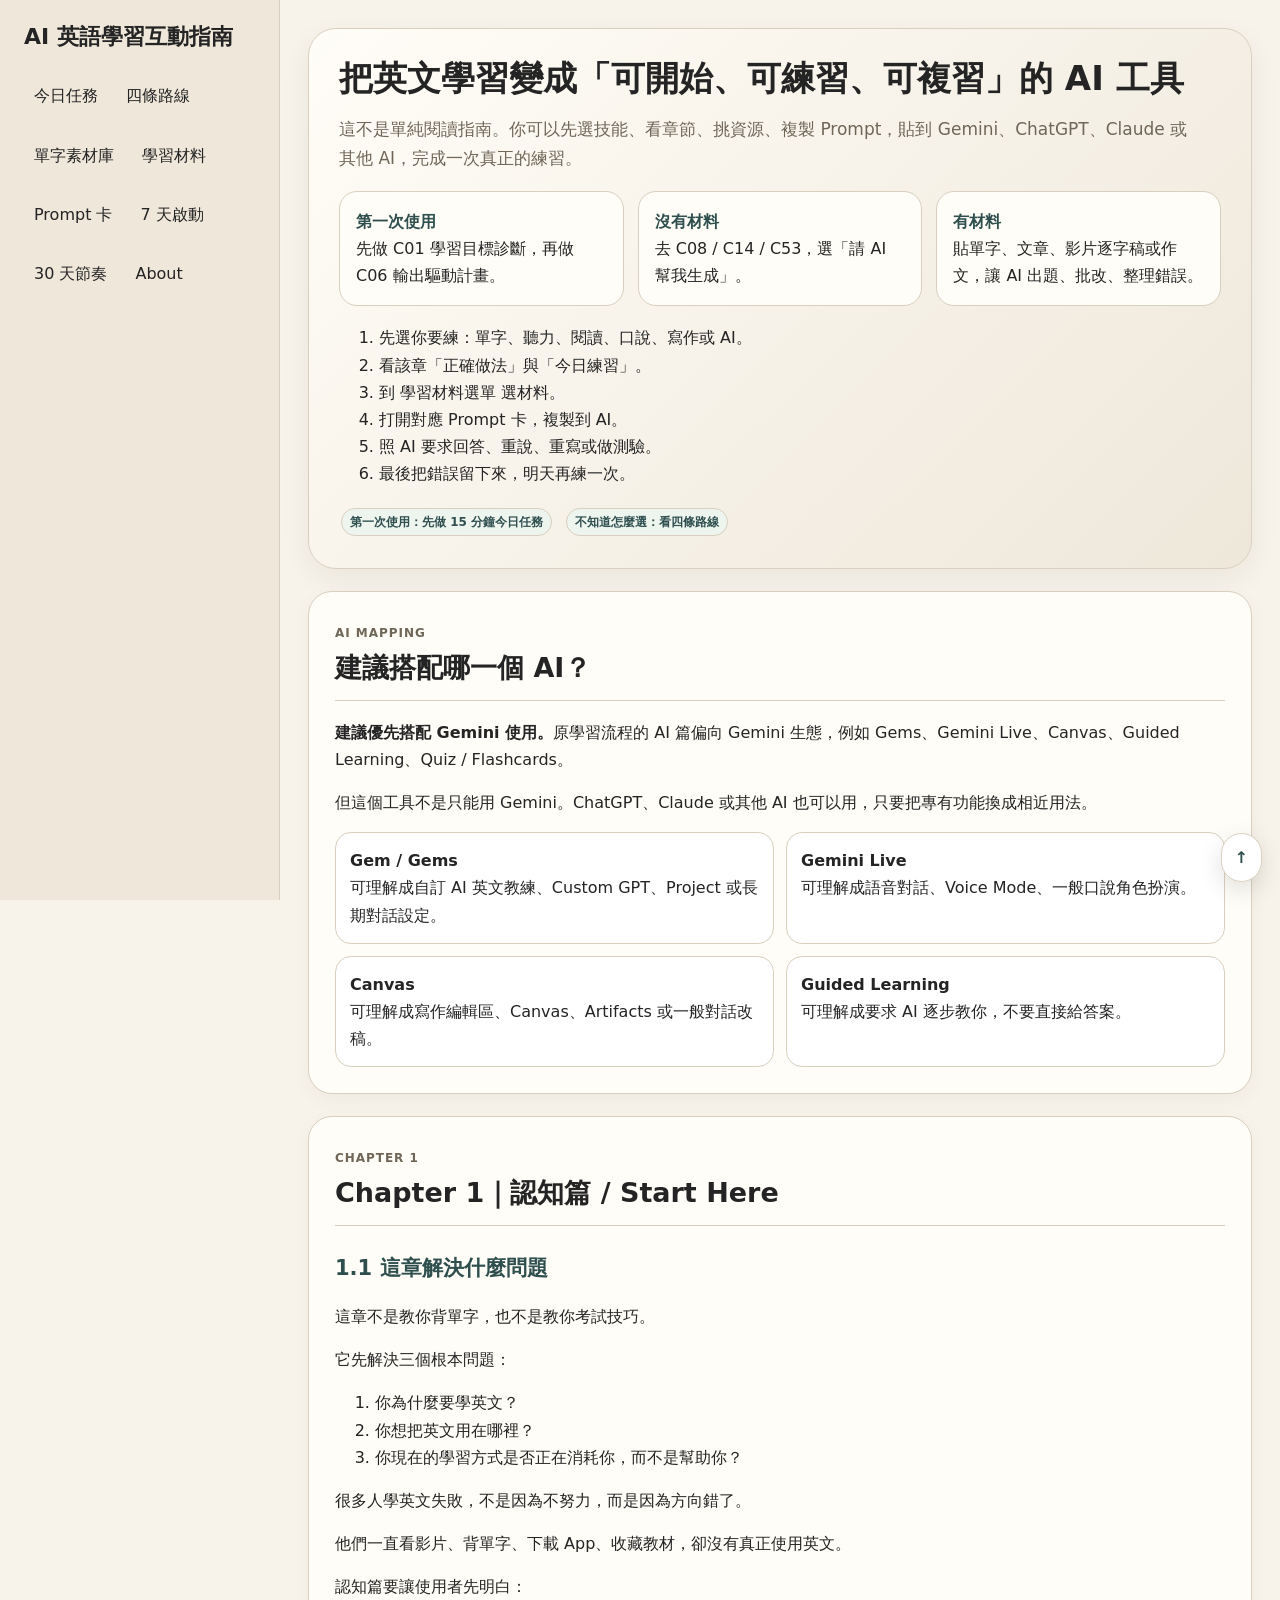
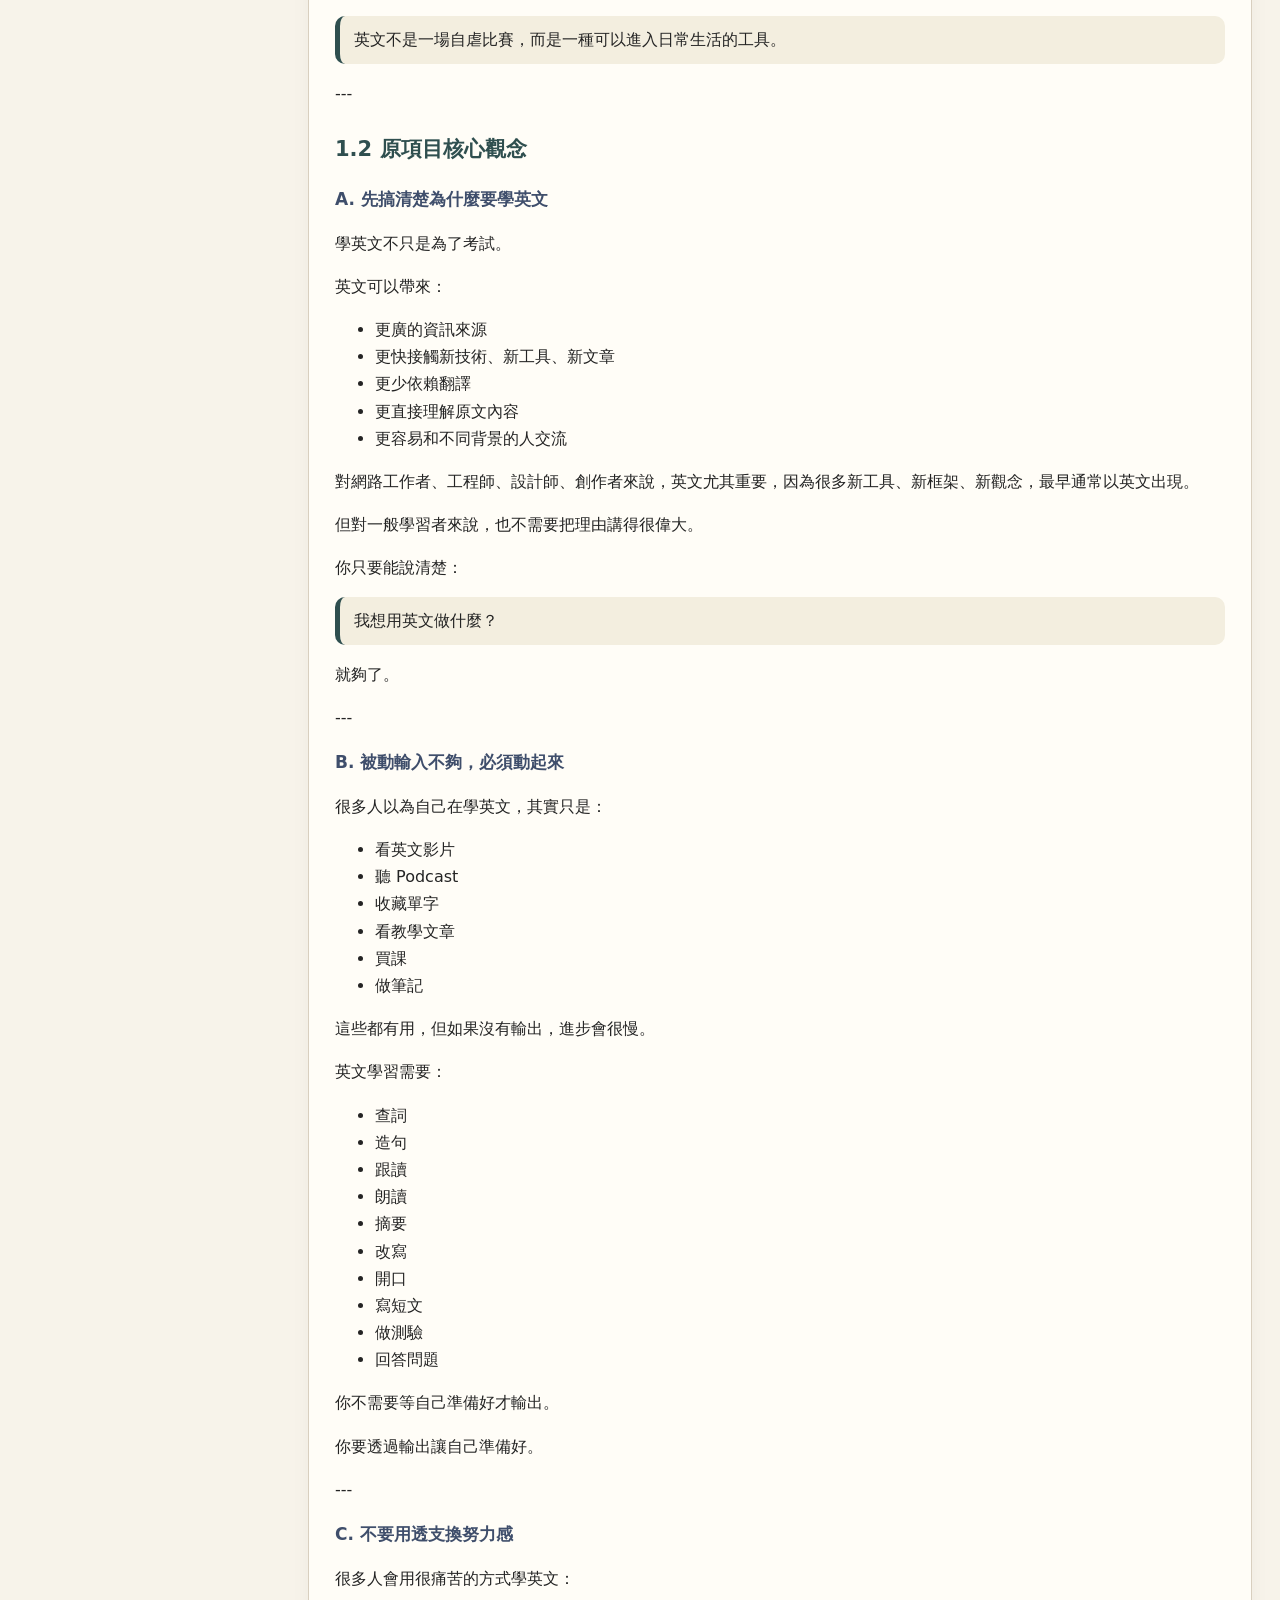
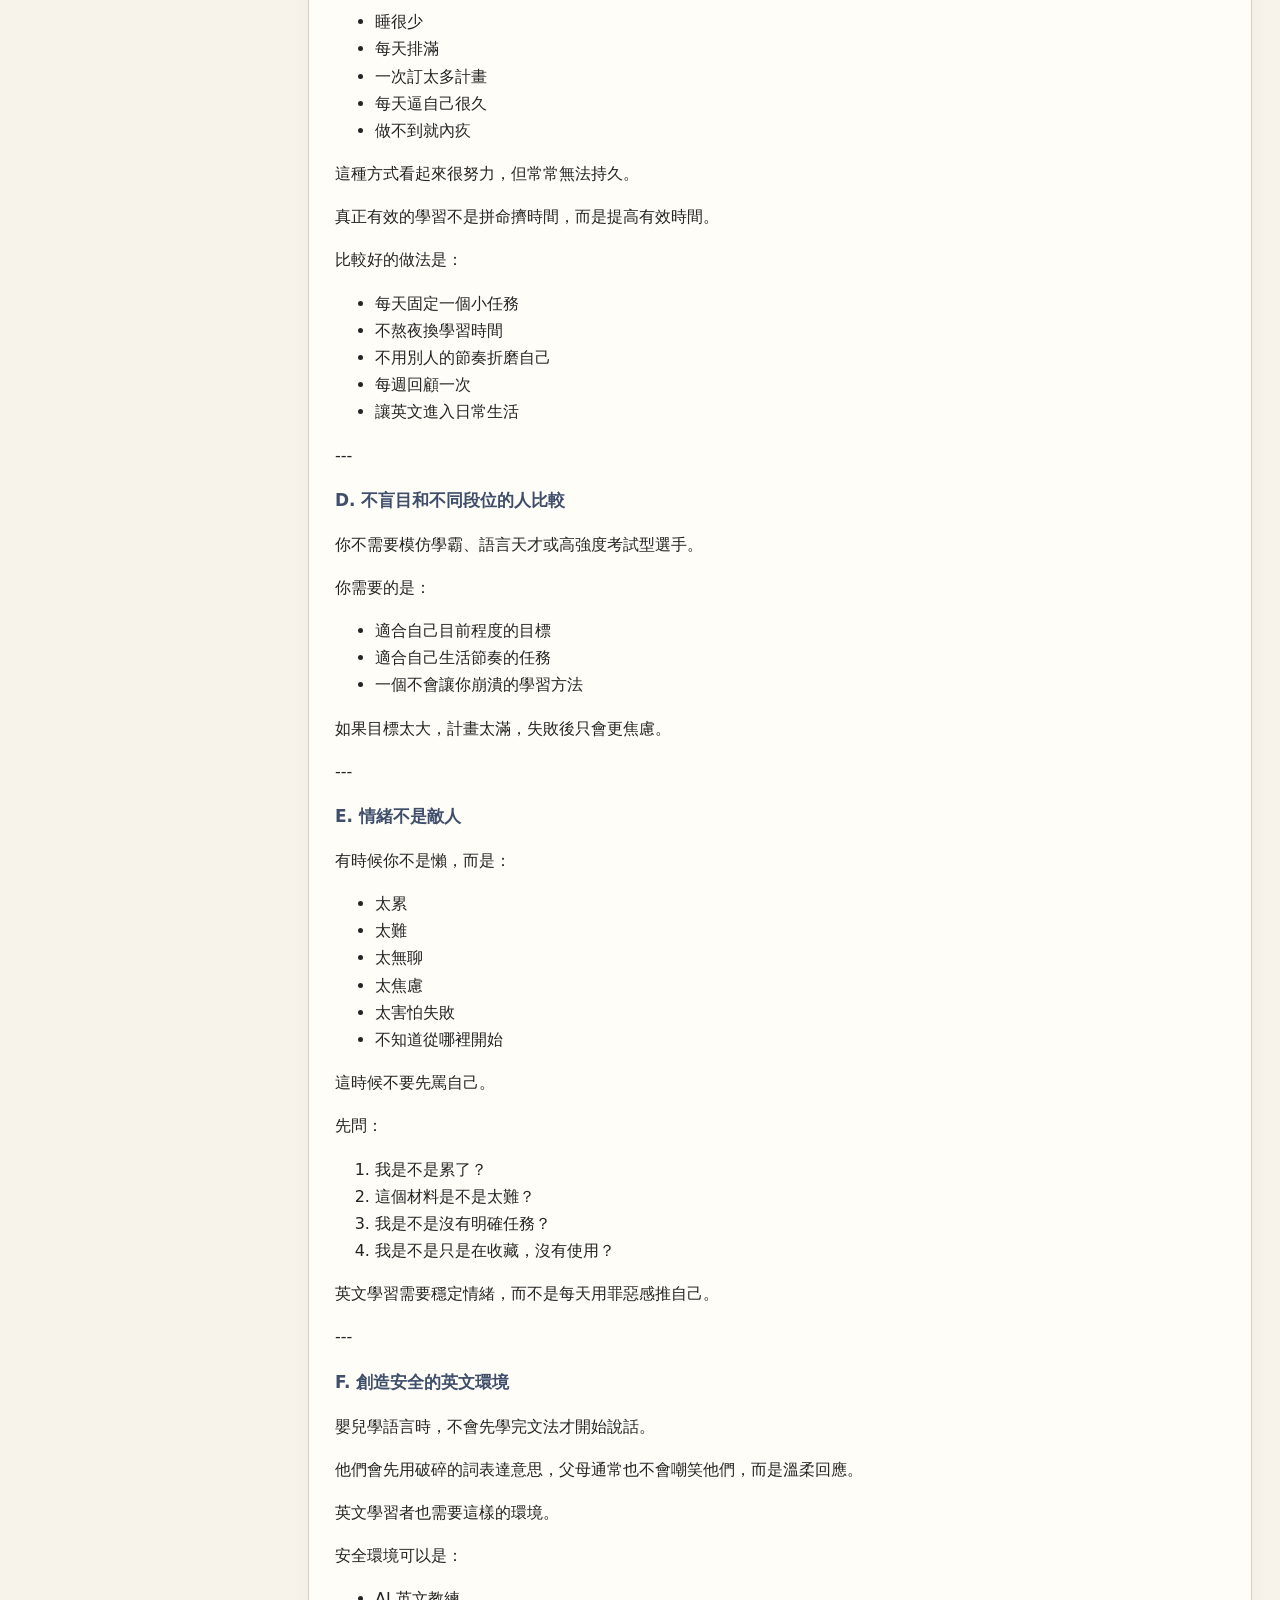
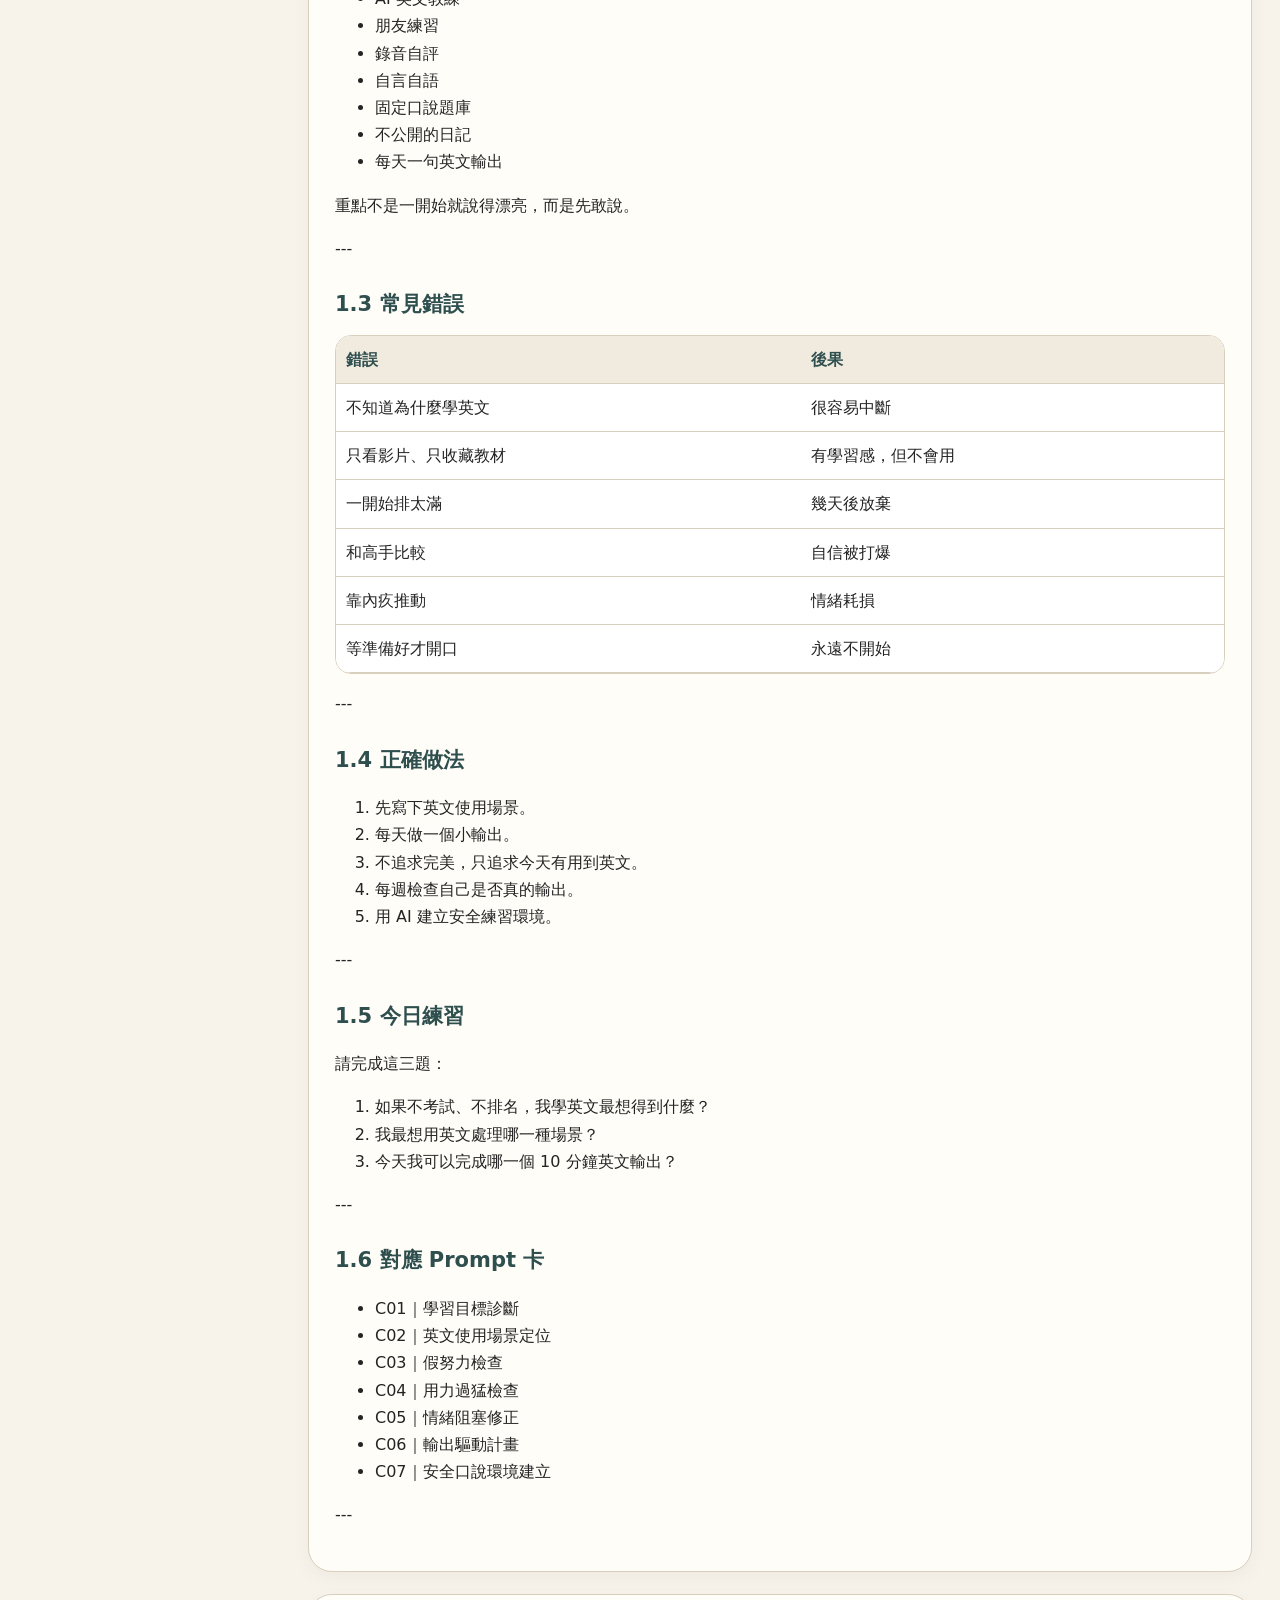
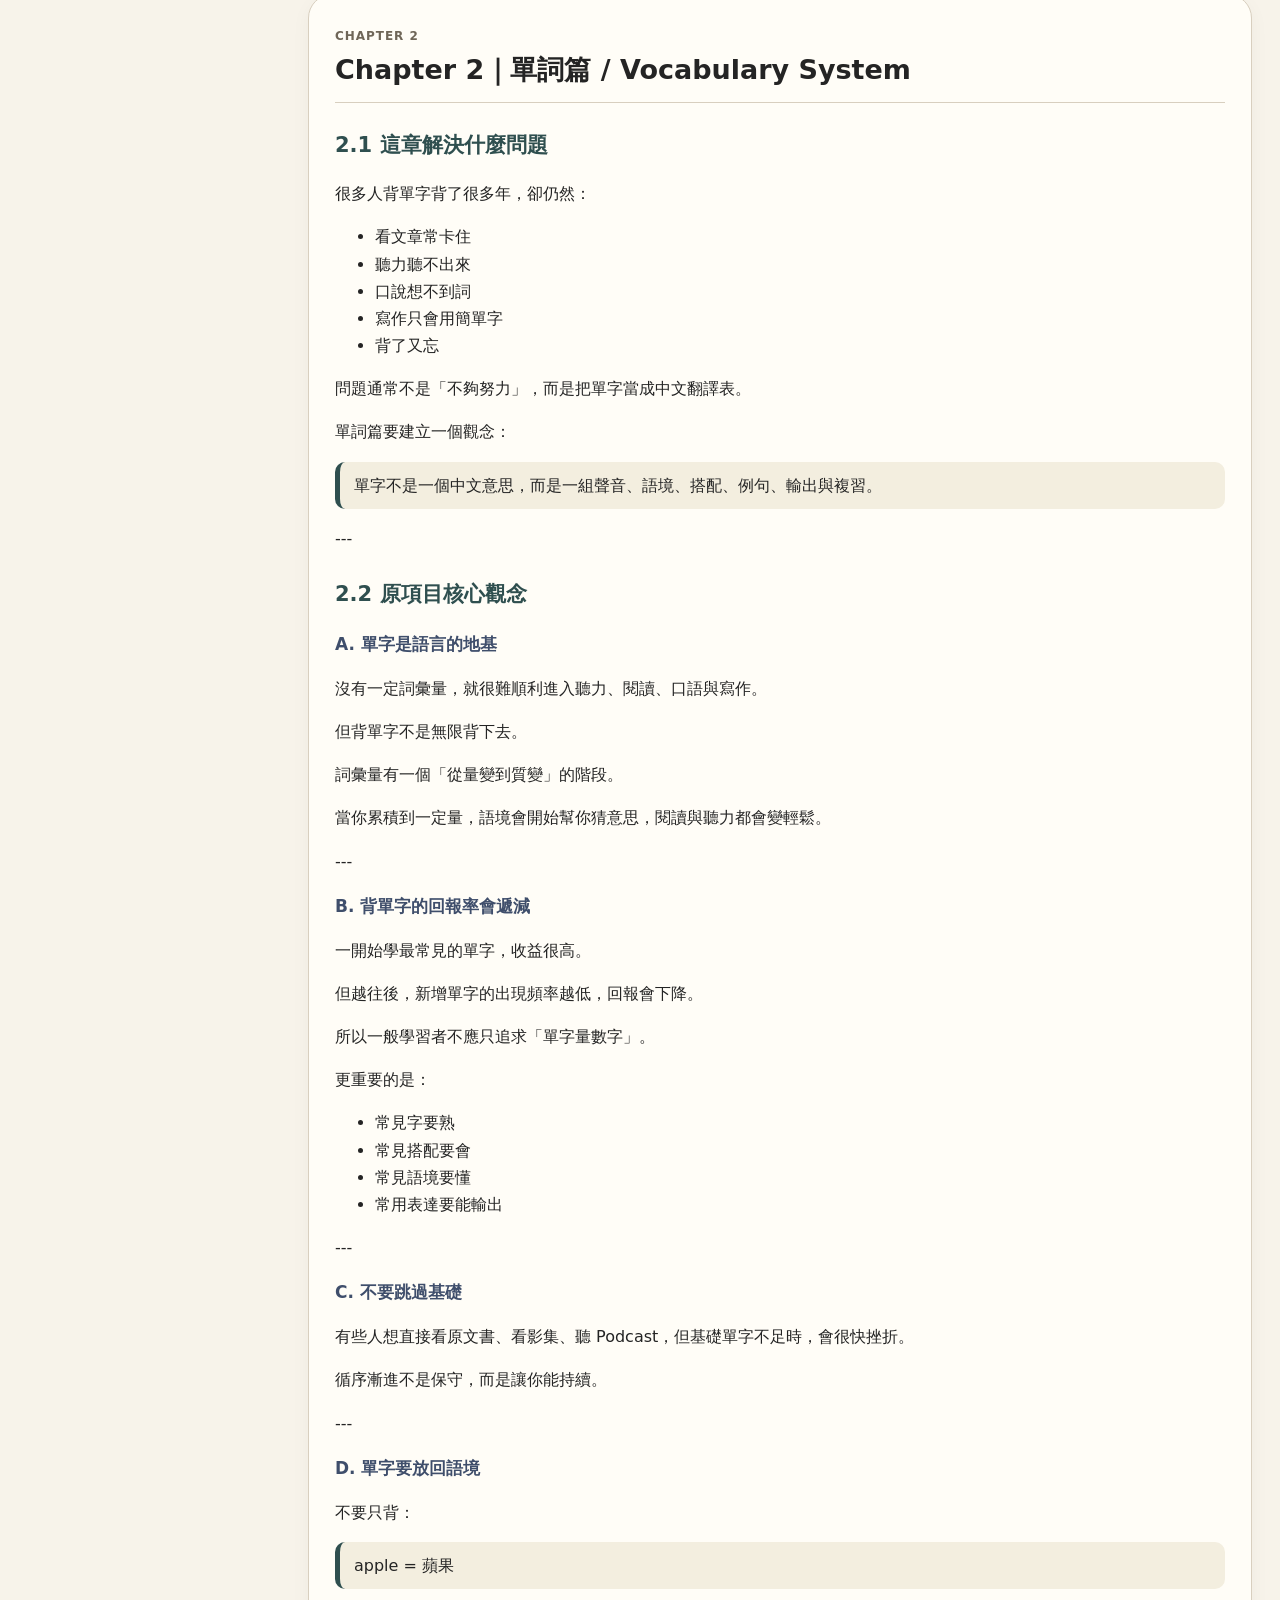
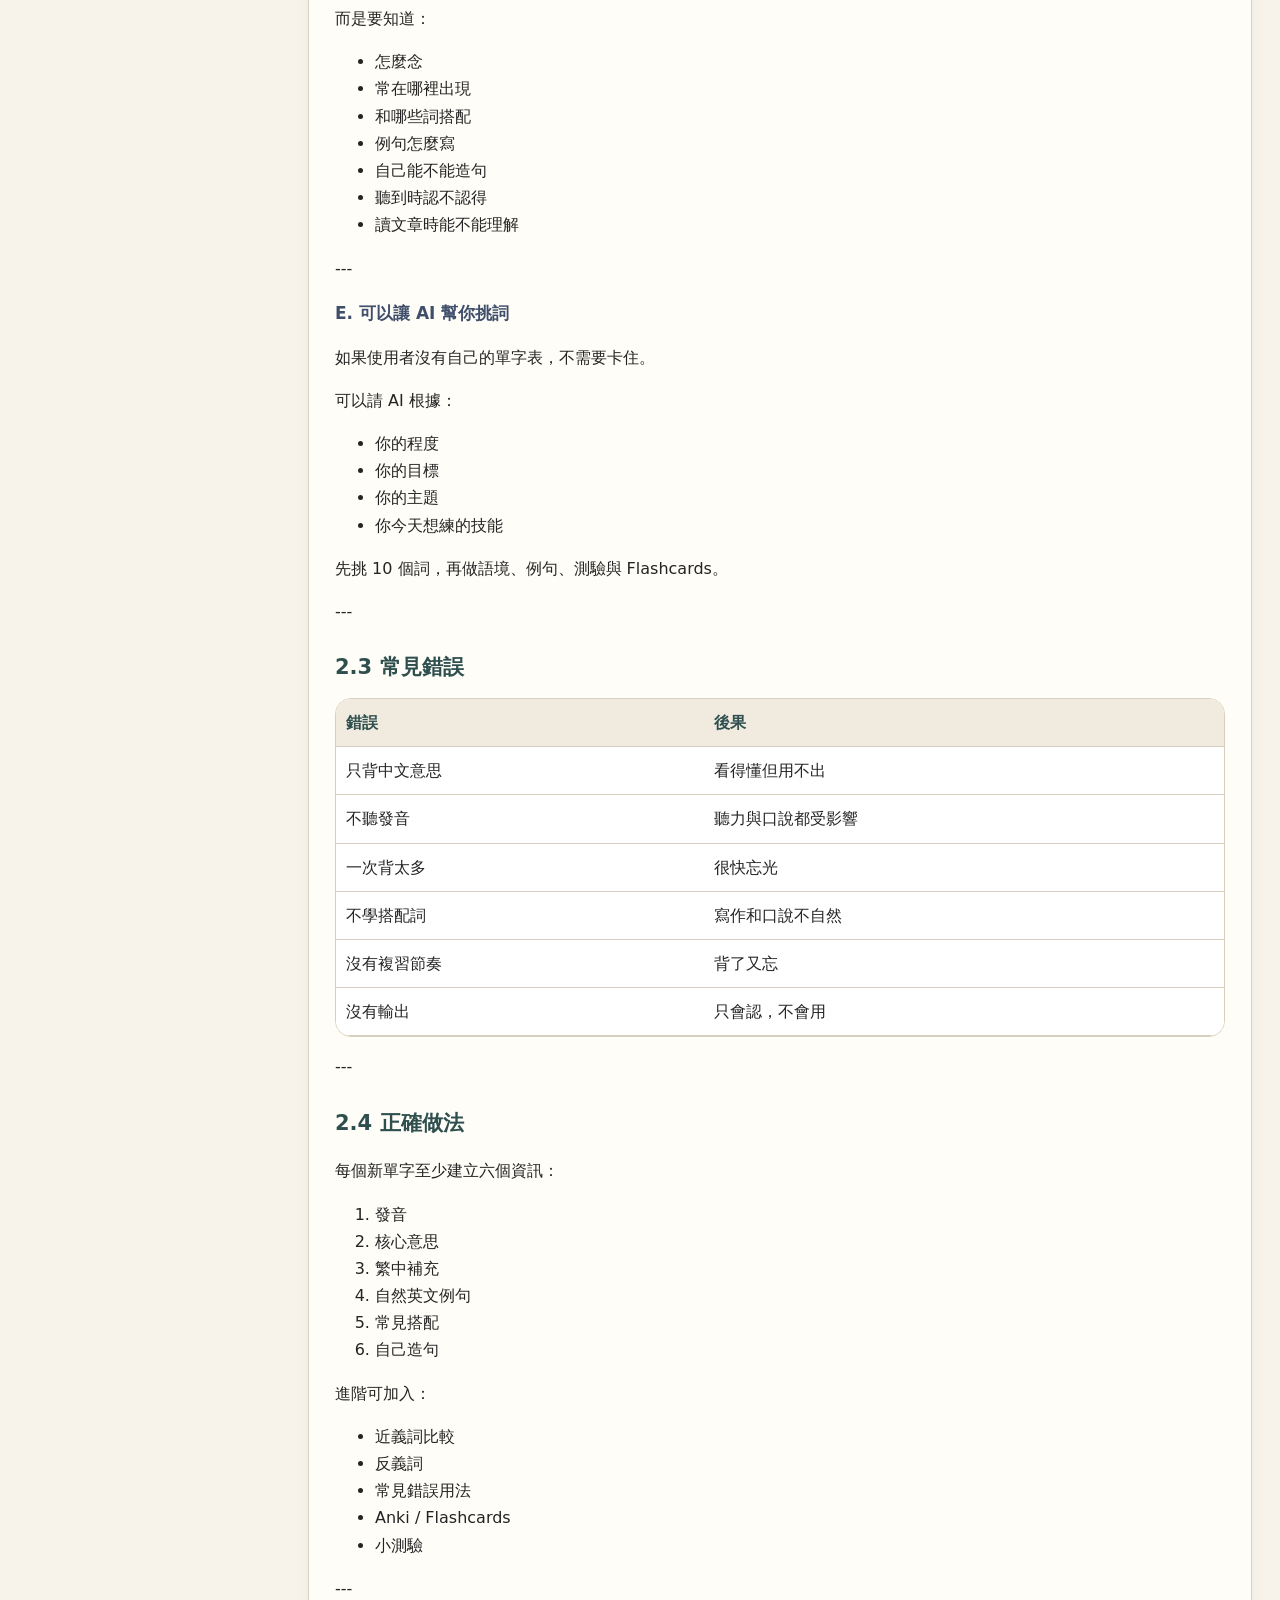
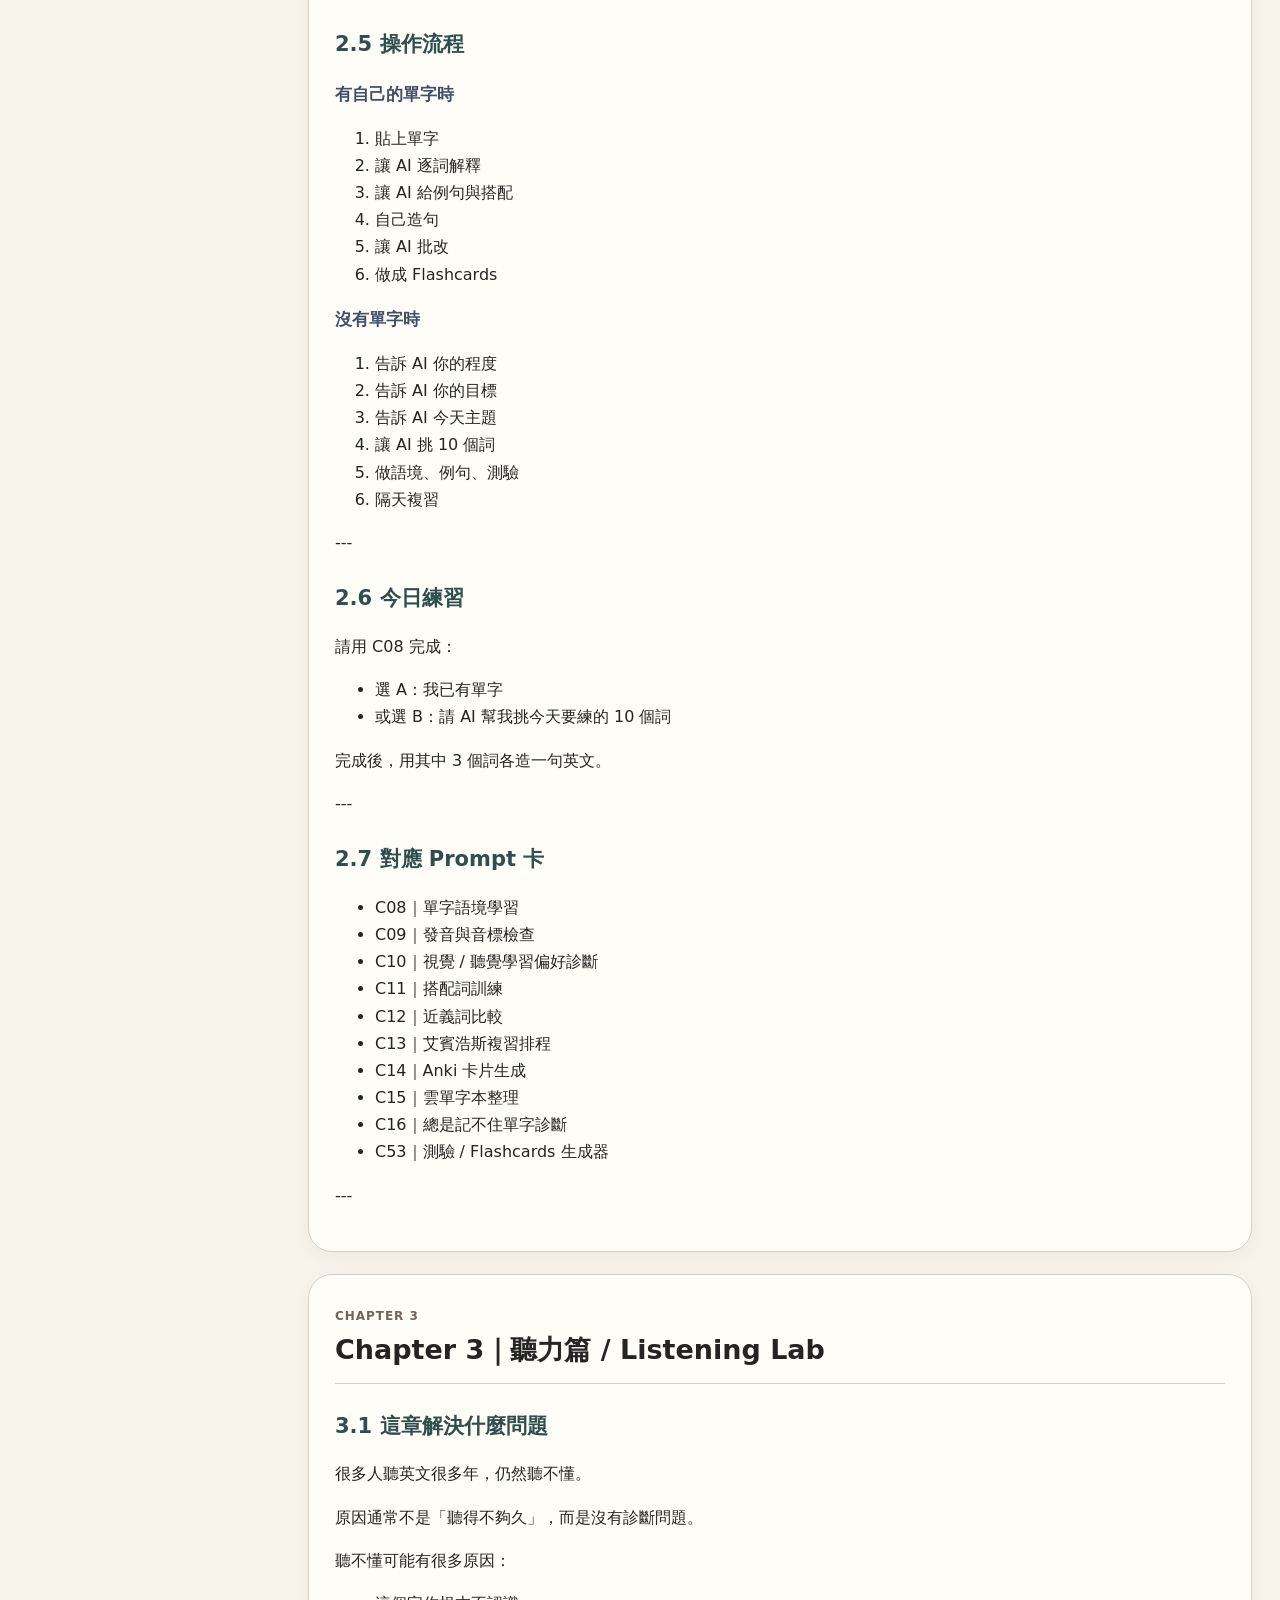
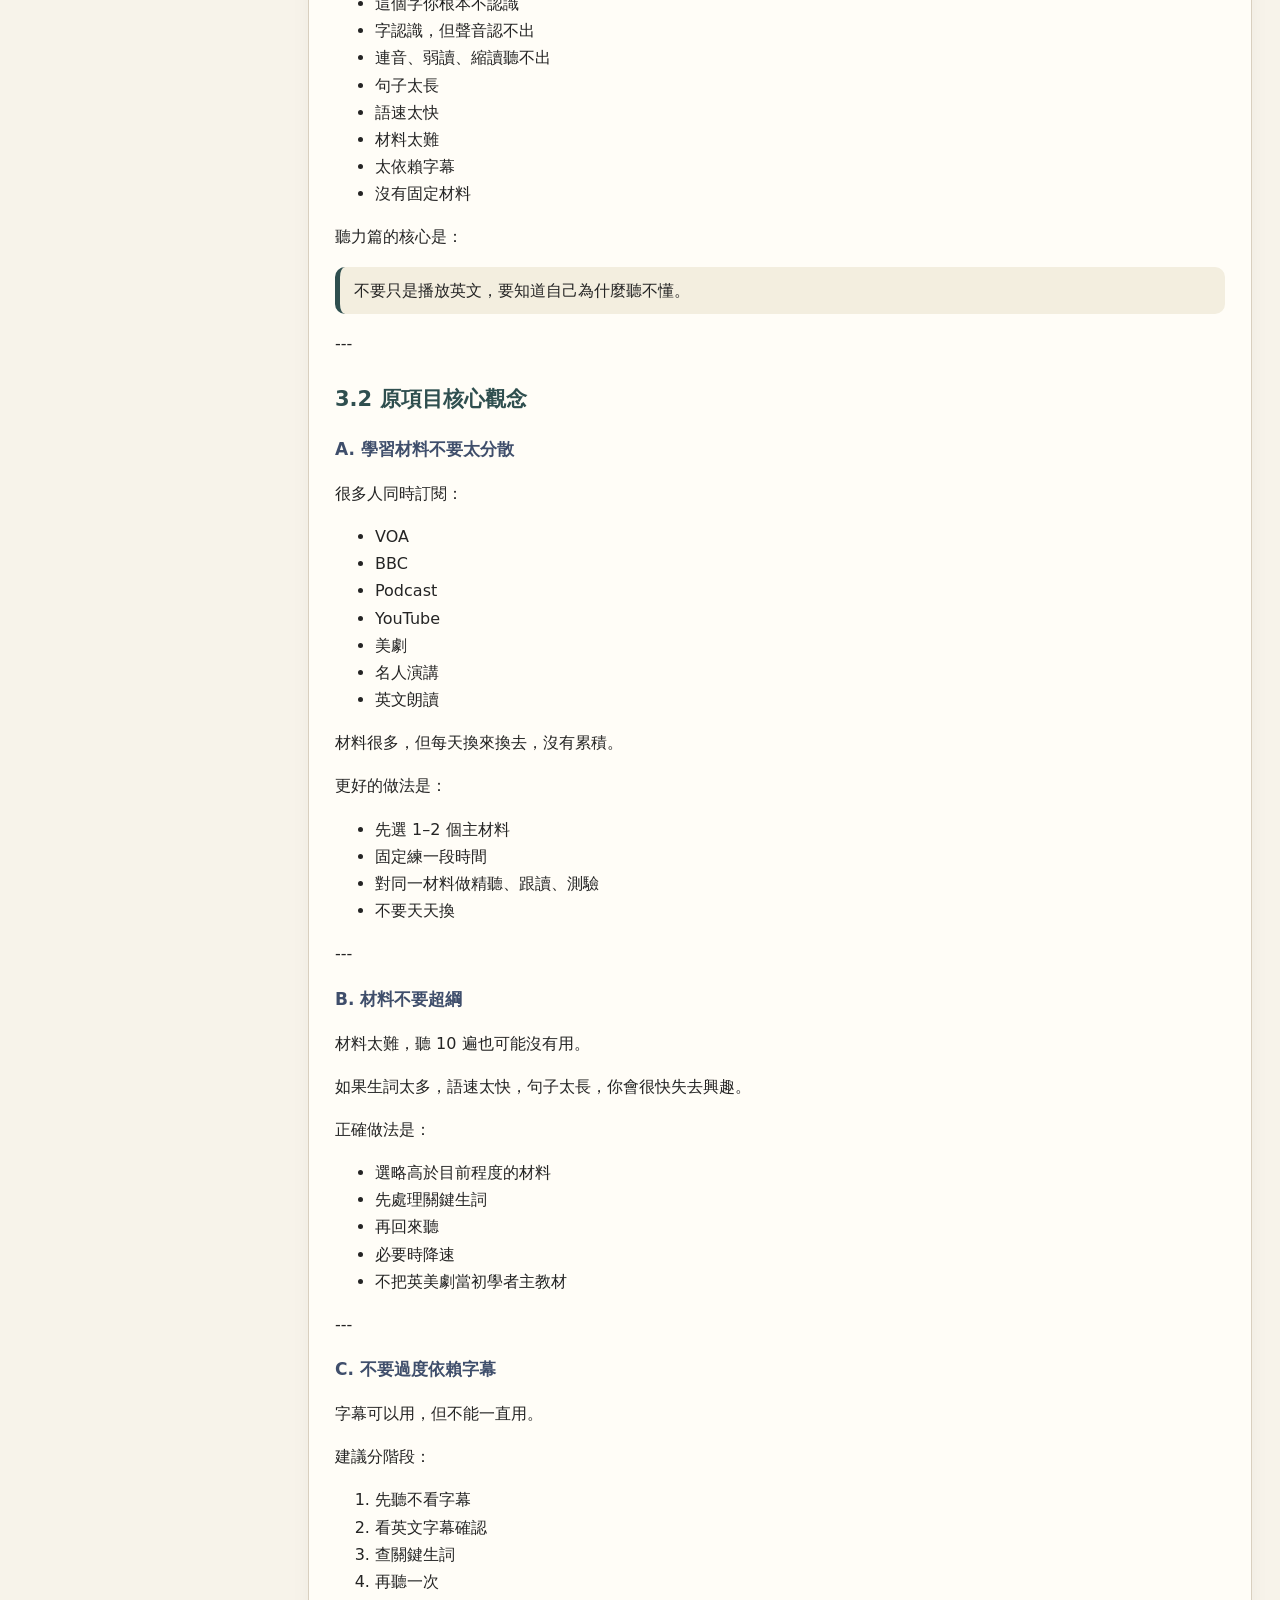
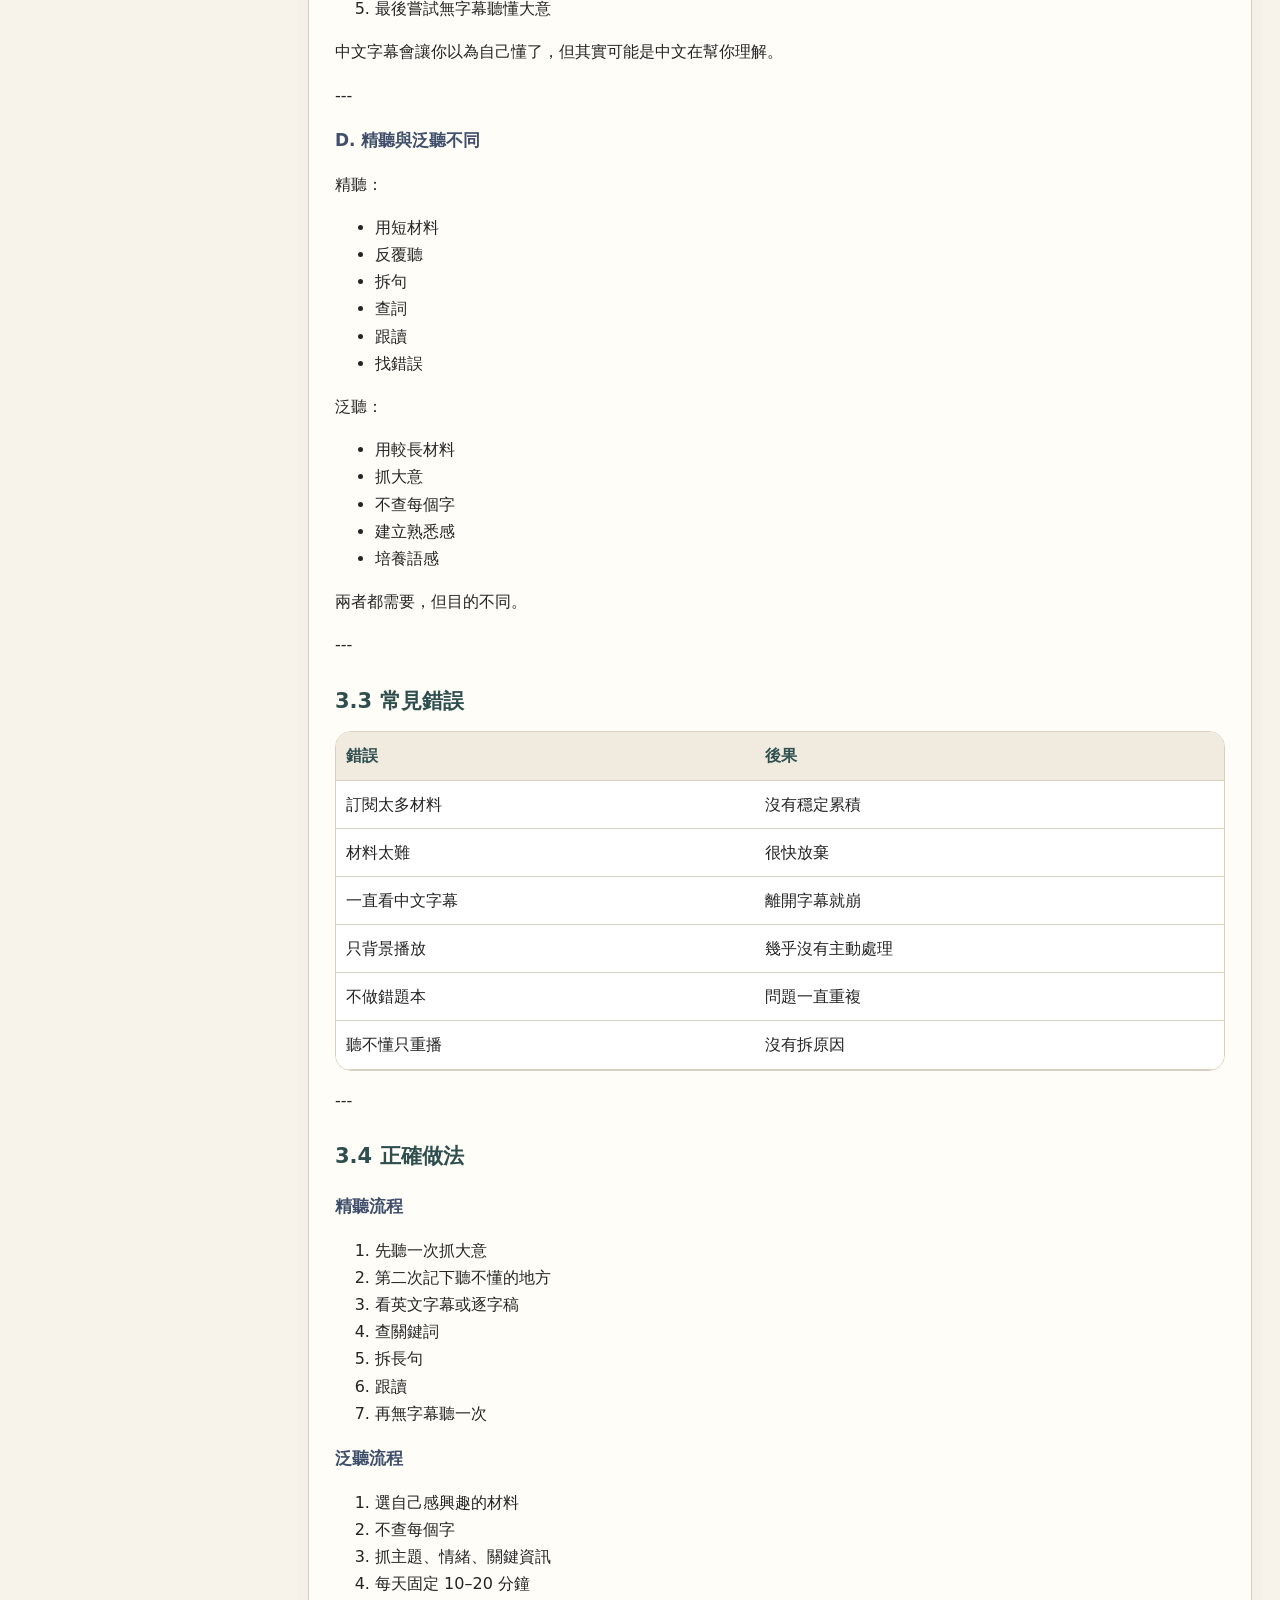
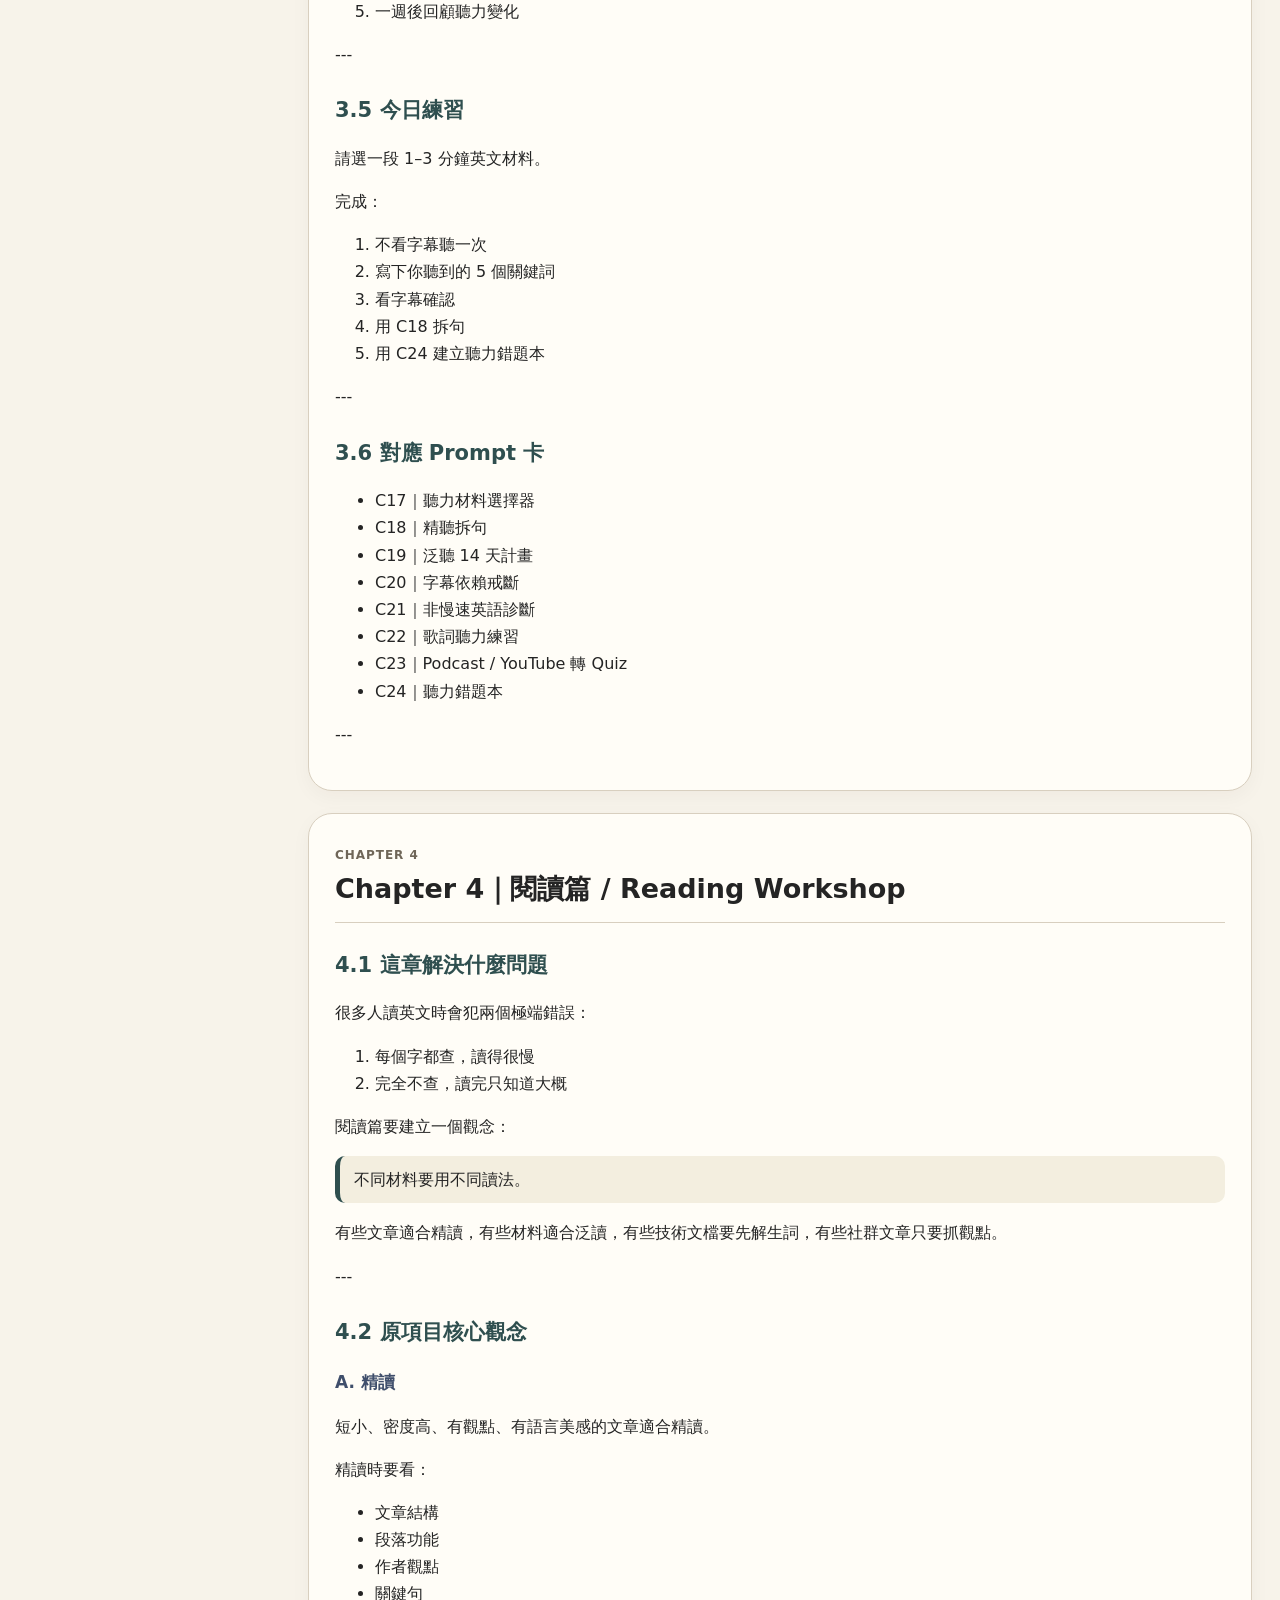
<file: index.html>
<!doctype html>
<html lang="zh-Hant">
<head>
<meta charset="utf-8">
<meta name="viewport" content="width=device-width, initial-scale=1">
<title>AI 英語學習互動指南</title>
<style>
:root {
  --bg:#F7F3EA; --panel:#FFFDF7; --side:#EEE7DA; --ink:#242424; --muted:#6f6658;
  --green:#2F4F4F; --blue:#3F4E6B; --line:#D8CFBF; --prompt:#1F2430; --promptText:#F5F7FA;
  --ok:#DDEEDC; --warn:#F6D6D6; --yellow:#FFF2B8;
}
*{box-sizing:border-box}
html{scroll-behavior:smooth}
body{margin:0;background:var(--bg);color:var(--ink);font-family:system-ui,-apple-system,BlinkMacSystemFont,"Noto Sans TC","Segoe UI",sans-serif;line-height:1.7}
a{color:var(--green);text-decoration:none}
.layout{display:grid;grid-template-columns:280px 1fr;min-height:100vh}
aside{background:var(--side);border-right:1px solid var(--line);padding:24px;position:sticky;top:0;height:100vh;overflow:auto}
.brand{font-weight:900;font-size:22px;line-height:1.2;margin-bottom:8px}
.version{font-size:12px;color:var(--muted);margin-bottom:20px}
nav a{display:block;padding:9px 10px;border-radius:10px;margin:3px 0;color:var(--ink)}
nav a:hover{background:rgba(47,79,79,.1)}
main{padding:28px;max-width:1180px;width:100%;margin:0 auto}
.hero{background:linear-gradient(135deg,#fffdf7,#eee7da);border:1px solid var(--line);border-radius:28px;padding:30px;margin-bottom:22px;box-shadow:0 10px 30px rgba(40,30,10,.06)}
.hero h1{font-size:34px;line-height:1.15;margin:0 0 12px}
.subtitle{font-size:17px;color:var(--muted);max-width:850px}
.quick-grid{display:grid;grid-template-columns:repeat(3,minmax(0,1fr));gap:14px;margin:18px 0}
.quick{background:var(--panel);border:1px solid var(--line);border-radius:18px;padding:16px}
.quick b{color:var(--green)}
.section{background:var(--panel);border:1px solid var(--line);border-radius:24px;padding:26px;margin:22px 0;box-shadow:0 6px 20px rgba(40,30,10,.04)}
.section-head{border-bottom:1px solid var(--line);margin-bottom:18px;padding-bottom:10px}
.kicker{font-size:12px;text-transform:uppercase;letter-spacing:.08em;color:var(--muted);font-weight:700}
h2{font-size:27px;line-height:1.25;margin:.2em 0}
h3{font-size:21px;margin:1.2em 0 .45em;color:var(--green)}
h4{font-size:17px;margin:1em 0 .25em;color:var(--blue)}
blockquote{border-left:5px solid var(--green);background:#f3eedf;padding:10px 14px;margin:12px 0;border-radius:10px}
.table-wrap{overflow:auto;border:1px solid var(--line);border-radius:16px;margin:12px 0}
table{border-collapse:collapse;width:100%;min-width:560px;background:#fff}
th,td{border-bottom:1px solid var(--line);padding:10px;vertical-align:top;text-align:left}
th{background:#f0eadf;color:var(--green)}
pre{background:var(--prompt);color:var(--promptText);padding:14px;border-radius:14px;overflow:auto}
.filters{display:flex;flex-wrap:wrap;gap:8px;margin:12px 0 18px}
.filter-btn{border:1px solid var(--line);background:#fff;border-radius:999px;padding:8px 12px;cursor:pointer}
.filter-btn.active{background:var(--green);color:white}
.resource-grid{display:grid;grid-template-columns:repeat(2,minmax(0,1fr));gap:14px}
.resource-card{border:1px solid var(--line);border-radius:18px;background:#fffdf9;padding:16px}
.card-top{display:flex;justify-content:space-between;font-size:12px;color:var(--muted);font-weight:700}
.resource-card h3{margin:.4em 0;font-size:18px}
.tag,.pill{display:inline-block;border:1px solid var(--line);border-radius:999px;padding:3px 8px;margin:2px;font-size:12px;background:#fff}
.pill{background:#eef5ef;color:var(--green);font-weight:700}
.warn{background:#fff6f2;border-left:4px solid #c87958;padding:9px;border-radius:8px}
.prompt-toolbar{display:flex;flex-wrap:wrap;gap:8px;margin-bottom:14px}
.prompt-card{border:1px solid var(--line);border-radius:18px;background:#fff;margin:10px 0;overflow:hidden}
.prompt-card summary{cursor:pointer;padding:14px 16px;display:flex;justify-content:space-between;gap:12px;align-items:center}
.prompt-card summary span{font-size:12px;color:var(--muted);white-space:nowrap}
.prompt-card[open]{box-shadow:0 8px 20px rgba(30,30,20,.06)}
.prompt-card > *:not(summary){margin-left:16px;margin-right:16px}
.meta-grid{display:grid;grid-template-columns:1fr 1fr;gap:10px}
textarea{width:calc(100% - 32px);min-height:180px;margin:8px 16px 8px 0;padding:14px;border-radius:14px;border:1px solid var(--line);background:var(--prompt);color:var(--promptText);font-family:ui-monospace,SFMono-Regular,Menlo,Consolas,monospace;line-height:1.55}
button{border:0;background:var(--green);color:white;border-radius:12px;padding:9px 13px;cursor:pointer;font-weight:700;margin:6px 0 12px}
.subdetails{background:#f7f4ec;border:1px solid var(--line);border-radius:14px;padding:8px;margin:10px 16px 12px 0}
.after{background:var(--ok);border-radius:12px;padding:10px}
.small-label{font-size:12px;font-weight:800;color:var(--muted);display:block;margin-top:10px}
.ai-map{display:grid;grid-template-columns:repeat(2,minmax(0,1fr));gap:12px}
.ai-map div{background:#fff;border:1px solid var(--line);border-radius:16px;padding:14px}
.about{font-size:14px;color:var(--muted)}
.source-list a{word-break:break-word}
.copy-note{font-size:13px;color:var(--muted);background:#fff7df;border:1px solid var(--line);padding:9px;border-radius:12px}
@media(max-width:900px){
 aside{max-height:42vh;overflow:auto}

 .layout{display:block}
 aside{position:relative;height:auto;border-right:0;border-bottom:1px solid var(--line)}
 nav{display:grid;grid-template-columns:repeat(2,minmax(0,1fr));gap:4px}
 main{padding:16px}
 .quick-grid,.resource-grid,.meta-grid,.ai-map{grid-template-columns:1fr}
 .hero h1{font-size:28px}
 .section{padding:18px;border-radius:20px}
 textarea{width:calc(100% - 16px);min-height:220px}
 .prompt-card summary{align-items:flex-start;flex-direction:column}
}

.word-grid{display:grid;grid-template-columns:repeat(2,minmax(0,1fr));gap:14px}
.word-card{border:1px solid var(--line);border-radius:18px;background:#fffdf9;padding:16px}
.word-card h3{margin:.3em 0 .5em}
.word-list{display:flex;flex-wrap:wrap;gap:6px;margin:10px 0}
.word-chip{display:inline-block;border:1px solid var(--line);background:#fff;border-radius:999px;padding:4px 8px;font-size:12px}
.use-grid{display:grid;grid-template-columns:repeat(3,minmax(0,1fr));gap:10px;margin-top:10px}
.use-box{border:1px solid var(--line);background:#fff;border-radius:14px;padding:10px}
.route-grid{display:grid;grid-template-columns:repeat(2,minmax(0,1fr));gap:14px}
.route-card{border:1px solid var(--line);border-radius:18px;background:#fff;padding:16px}
@media(max-width:900px){.word-grid,.use-grid,.route-grid{grid-template-columns:1fr}}


.completion-grid{display:grid;grid-template-columns:repeat(2,minmax(0,1fr));gap:14px}
.day-grid{display:grid;grid-template-columns:repeat(7,minmax(0,1fr));gap:12px}
.day-card,.optional-card,.coverage-card{border:1px solid var(--line);border-radius:18px;background:#fffdf9;padding:14px}
.day-card h3,.optional-card h3,.coverage-card h3{margin:.2em 0 .5em}
.day-card ol,.optional-card ol{padding-left:18px}
.resource-grid{display:grid;grid-template-columns:repeat(3,minmax(0,1fr));gap:14px}
.resource-card{border:1px solid var(--line);border-radius:18px;background:#fffdf9;padding:16px}
.resource-card h3{margin:.2em 0 .5em}
.resource-card .rid{font-weight:800;color:var(--green)}
.resource-card .level{float:right;color:var(--muted);font-size:12px}
.tags{display:flex;flex-wrap:wrap;gap:6px;margin:8px 0}
.tag{border:1px solid var(--line);background:#fff;border-radius:999px;padding:3px 8px;font-size:12px}
.warn{background:#fff8e0;border-left:4px solid #d8b24c;padding:8px 10px;border-radius:8px}
@media(max-width:1100px){.resource-grid{grid-template-columns:repeat(2,minmax(0,1fr))}.day-grid{grid-template-columns:repeat(2,minmax(0,1fr))}}
@media(max-width:760px){.completion-grid,.resource-grid,.day-grid{grid-template-columns:1fr}.resource-card,.day-card,.optional-card,.coverage-card{padding:14px}textarea{font-size:14px}}


/* Claude  Patch: public-clean navigation and readable chips */
nav{display:flex;flex-wrap:wrap;gap:8px;align-items:center}
nav a{white-space:nowrap}
.word-list{display:flex!important;flex-wrap:wrap!important;gap:8px!important;align-items:flex-start;margin:12px 0!important}
.word-chip{display:inline-flex!important;align-items:center;border:1px solid var(--line);background:#fff;border-radius:999px;padding:5px 9px!important;margin:0!important;font-size:12px;line-height:1.25;white-space:nowrap;max-width:100%;overflow-wrap:normal}
.back-top{position:fixed;right:18px;bottom:18px;z-index:999;border:1px solid var(--line);background:#fff;border-radius:999px;padding:10px 13px;text-decoration:none;box-shadow:0 8px 24px rgba(0,0,0,.12);font-weight:800}
@media(max-width:760px){
  nav{gap:6px;overflow-x:auto;flex-wrap:nowrap;padding-bottom:4px}
  nav a{font-size:13px;padding:7px 9px}
  .hero h1{font-size:32px;line-height:1.1}
  .word-chip{font-size:12px;white-space:normal}
  textarea{min-height:180px}
}


.prompt-index{border:1px solid var(--line);background:#fffdf9;border-radius:18px;padding:14px;margin:14px 0}
.prompt-index-grid{display:grid;grid-template-columns:repeat(4,minmax(0,1fr));gap:8px;margin-top:8px}
.prompt-index-grid a{display:block;border:1px solid var(--line);border-radius:999px;background:#fff;padding:8px 10px;text-decoration:none;font-size:14px;text-align:center}
.prompt-card:target{outline:3px solid rgba(28,122,87,.35);box-shadow:0 0 0 8px rgba(28,122,87,.08)}
@media(max-width:900px){.prompt-index-grid{grid-template-columns:repeat(2,minmax(0,1fr))}}
@media(max-width:560px){.prompt-index-grid{grid-template-columns:1fr}.prompt-index-grid a{text-align:left}}

</style>
</head>
<body id="top">
<div class="layout">
<aside>
  <div class="brand">AI 英語學習互動指南</div>
  <div class="version"></div>
  <nav>
    <a href="#today">今日任務</a>
    <a href="#learning-routes">四條路線</a>
    <a href="#word-materials">單字素材庫</a>
    <a href="#resources">學習材料</a>
    <a href="#toolbox">Prompt 卡</a>
    <a href="#week1">7 天啟動</a>
    <a href="#plan">30 天節奏</a>
    <a href="#about">About</a>
  </nav>
</aside>
<main>
<section class="hero" id="start">
  <h1>把英文學習變成「可開始、可練習、可複習」的 AI 工具</h1>
  <p class="subtitle">這不是單純閱讀指南。你可以先選技能、看章節、挑資源、複製 Prompt，貼到 Gemini、ChatGPT、Claude 或其他 AI，完成一次真正的練習。</p>
  <div class="quick-grid">
    <div class="quick"><b>第一次使用</b><br>先做 C01 學習目標診斷，再做 C06 輸出驅動計畫。</div>
    <div class="quick"><b>沒有材料</b><br>去 C08 / C14 / C53，選「請 AI 幫我生成」。</div>
    <div class="quick"><b>有材料</b><br>貼單字、文章、影片逐字稿或作文，讓 AI 出題、批改、整理錯誤。</div>
  </div>
  <ol>
    <li>先選你要練：單字、聽力、閱讀、口說、寫作或 AI。</li>
    <li>看該章「正確做法」與「今日練習」。</li>
    <li>到 學習材料選單 選材料。</li>
    <li>打開對應 Prompt 卡，複製到 AI。</li>
    <li>照 AI 要求回答、重說、重寫或做測驗。</li>
    <li>最後把錯誤留下來，明天再練一次。</li>
  </ol>

<div class="hero-cta" style="display:flex;flex-wrap:wrap;gap:10px;margin-top:18px">
  <a class="pill" href="#today">第一次使用：先做 15 分鐘今日任務</a>
  <a class="pill" href="#learning-routes">不知道怎麼選：看四條路線</a>
</div>
</section>


<section class="section" id="ai-tools">
  <div class="section-head"><span class="kicker">AI Mapping</span><h2>建議搭配哪一個 AI？</h2></div>
  <p><b>建議優先搭配 Gemini 使用。</b>原學習流程的 AI 篇偏向 Gemini 生態，例如 Gems、Gemini Live、Canvas、Guided Learning、Quiz / Flashcards。</p>
  <p>但這個工具不是只能用 Gemini。ChatGPT、Claude 或其他 AI 也可以用，只要把專有功能換成相近用法。</p>
  <div class="ai-map">
    <div><b>Gem / Gems</b><br>可理解成自訂 AI 英文教練、Custom GPT、Project 或長期對話設定。</div>
    <div><b>Gemini Live</b><br>可理解成語音對話、Voice Mode、一般口說角色扮演。</div>
    <div><b>Canvas</b><br>可理解成寫作編輯區、Canvas、Artifacts 或一般對話改稿。</div>
    <div><b>Guided Learning</b><br>可理解成要求 AI 逐步教你，不要直接給答案。</div>
  </div>
</section>


<section class="section chapter" id="chapter-1">
  <div class="section-head"><span class="kicker">Chapter 1</span><h2>Chapter 1｜認知篇 / Start Here</h2></div>
  <h3>1.1 這章解決什麼問題</h3>
<p>這章不是教你背單字，也不是教你考試技巧。</p>
<p>它先解決三個根本問題：</p>
<ol>
<li>你為什麼要學英文？</li>
<li>你想把英文用在哪裡？</li>
<li>你現在的學習方式是否正在消耗你，而不是幫助你？</li>
</ol>
<p>很多人學英文失敗，不是因為不努力，而是因為方向錯了。</p>
<p>他們一直看影片、背單字、下載 App、收藏教材，卻沒有真正使用英文。</p>
<p>認知篇要讓使用者先明白：</p>
<blockquote>英文不是一場自虐比賽，而是一種可以進入日常生活的工具。</blockquote>
<p>---</p>
<h3>1.2 原項目核心觀念</h3>
<h4>A. 先搞清楚為什麼要學英文</h4>
<p>學英文不只是為了考試。</p>
<p>英文可以帶來：</p>
<ul>
<li>更廣的資訊來源</li>
<li>更快接觸新技術、新工具、新文章</li>
<li>更少依賴翻譯</li>
<li>更直接理解原文內容</li>
<li>更容易和不同背景的人交流</li>
</ul>
<p>對網路工作者、工程師、設計師、創作者來說，英文尤其重要，因為很多新工具、新框架、新觀念，最早通常以英文出現。</p>
<p>但對一般學習者來說，也不需要把理由講得很偉大。</p>
<p>你只要能說清楚：</p>
<blockquote>我想用英文做什麼？</blockquote>
<p>就夠了。</p>
<p>---</p>
<h4>B. 被動輸入不夠，必須動起來</h4>
<p>很多人以為自己在學英文，其實只是：</p>
<ul>
<li>看英文影片</li>
<li>聽 Podcast</li>
<li>收藏單字</li>
<li>看教學文章</li>
<li>買課</li>
<li>做筆記</li>
</ul>
<p>這些都有用，但如果沒有輸出，進步會很慢。</p>
<p>英文學習需要：</p>
<ul>
<li>查詞</li>
<li>造句</li>
<li>跟讀</li>
<li>朗讀</li>
<li>摘要</li>
<li>改寫</li>
<li>開口</li>
<li>寫短文</li>
<li>做測驗</li>
<li>回答問題</li>
</ul>
<p>你不需要等自己準備好才輸出。</p>
<p>你要透過輸出讓自己準備好。</p>
<p>---</p>
<h4>C. 不要用透支換努力感</h4>
<p>很多人會用很痛苦的方式學英文：</p>
<ul>
<li>睡很少</li>
<li>每天排滿</li>
<li>一次訂太多計畫</li>
<li>每天逼自己很久</li>
<li>做不到就內疚</li>
</ul>
<p>這種方式看起來很努力，但常常無法持久。</p>
<p>真正有效的學習不是拼命擠時間，而是提高有效時間。</p>
<p>比較好的做法是：</p>
<ul>
<li>每天固定一個小任務</li>
<li>不熬夜換學習時間</li>
<li>不用別人的節奏折磨自己</li>
<li>每週回顧一次</li>
<li>讓英文進入日常生活</li>
</ul>
<p>---</p>
<h4>D. 不盲目和不同段位的人比較</h4>
<p>你不需要模仿學霸、語言天才或高強度考試型選手。</p>
<p>你需要的是：</p>
<ul>
<li>適合自己目前程度的目標</li>
<li>適合自己生活節奏的任務</li>
<li>一個不會讓你崩潰的學習方法</li>
</ul>
<p>如果目標太大，計畫太滿，失敗後只會更焦慮。</p>
<p>---</p>
<h4>E. 情緒不是敵人</h4>
<p>有時候你不是懶，而是：</p>
<ul>
<li>太累</li>
<li>太難</li>
<li>太無聊</li>
<li>太焦慮</li>
<li>太害怕失敗</li>
<li>不知道從哪裡開始</li>
</ul>
<p>這時候不要先罵自己。</p>
<p>先問：</p>
<ol>
<li>我是不是累了？</li>
<li>這個材料是不是太難？</li>
<li>我是不是沒有明確任務？</li>
<li>我是不是只是在收藏，沒有使用？</li>
</ol>
<p>英文學習需要穩定情緒，而不是每天用罪惡感推自己。</p>
<p>---</p>
<h4>F. 創造安全的英文環境</h4>
<p>嬰兒學語言時，不會先學完文法才開始說話。</p>
<p>他們會先用破碎的詞表達意思，父母通常也不會嘲笑他們，而是溫柔回應。</p>
<p>英文學習者也需要這樣的環境。</p>
<p>安全環境可以是：</p>
<ul>
<li>AI 英文教練</li>
<li>朋友練習</li>
<li>錄音自評</li>
<li>自言自語</li>
<li>固定口說題庫</li>
<li>不公開的日記</li>
<li>每天一句英文輸出</li>
</ul>
<p>重點不是一開始就說得漂亮，而是先敢說。</p>
<p>---</p>
<h3>1.3 常見錯誤</h3>
<div class="table-wrap"><table>
<thead><tr><th>錯誤</th><th>後果</th></tr></thead><tbody>
<tr><td>不知道為什麼學英文</td><td>很容易中斷</td></tr>
<tr><td>只看影片、只收藏教材</td><td>有學習感，但不會用</td></tr>
<tr><td>一開始排太滿</td><td>幾天後放棄</td></tr>
<tr><td>和高手比較</td><td>自信被打爆</td></tr>
<tr><td>靠內疚推動</td><td>情緒耗損</td></tr>
<tr><td>等準備好才開口</td><td>永遠不開始</td></tr>
</tbody></table></div>
<p>---</p>
<h3>1.4 正確做法</h3>
<ol>
<li>先寫下英文使用場景。</li>
<li>每天做一個小輸出。</li>
<li>不追求完美，只追求今天有用到英文。</li>
<li>每週檢查自己是否真的輸出。</li>
<li>用 AI 建立安全練習環境。</li>
</ol>
<p>---</p>
<h3>1.5 今日練習</h3>
<p>請完成這三題：</p>
<ol>
<li>如果不考試、不排名，我學英文最想得到什麼？</li>
<li>我最想用英文處理哪一種場景？</li>
<li>今天我可以完成哪一個 10 分鐘英文輸出？</li>
</ol>
<p>---</p>
<h3>1.6 對應 Prompt 卡</h3>
<ul>
<li>C01｜學習目標診斷</li>
<li>C02｜英文使用場景定位</li>
<li>C03｜假努力檢查</li>
<li>C04｜用力過猛檢查</li>
<li>C05｜情緒阻塞修正</li>
<li>C06｜輸出驅動計畫</li>
<li>C07｜安全口說環境建立</li>
</ul>
<p>---</p>
</section>

<section class="section chapter" id="chapter-2">
  <div class="section-head"><span class="kicker">Chapter 2</span><h2>Chapter 2｜單詞篇 / Vocabulary System</h2></div>
  <h3>2.1 這章解決什麼問題</h3>
<p>很多人背單字背了很多年，卻仍然：</p>
<ul>
<li>看文章常卡住</li>
<li>聽力聽不出來</li>
<li>口說想不到詞</li>
<li>寫作只會用簡單字</li>
<li>背了又忘</li>
</ul>
<p>問題通常不是「不夠努力」，而是把單字當成中文翻譯表。</p>
<p>單詞篇要建立一個觀念：</p>
<blockquote>單字不是一個中文意思，而是一組聲音、語境、搭配、例句、輸出與複習。</blockquote>
<p>---</p>
<h3>2.2 原項目核心觀念</h3>
<h4>A. 單字是語言的地基</h4>
<p>沒有一定詞彙量，就很難順利進入聽力、閱讀、口語與寫作。</p>
<p>但背單字不是無限背下去。</p>
<p>詞彙量有一個「從量變到質變」的階段。</p>
<p>當你累積到一定量，語境會開始幫你猜意思，閱讀與聽力都會變輕鬆。</p>
<p>---</p>
<h4>B. 背單字的回報率會遞減</h4>
<p>一開始學最常見的單字，收益很高。</p>
<p>但越往後，新增單字的出現頻率越低，回報會下降。</p>
<p>所以一般學習者不應只追求「單字量數字」。</p>
<p>更重要的是：</p>
<ul>
<li>常見字要熟</li>
<li>常見搭配要會</li>
<li>常見語境要懂</li>
<li>常用表達要能輸出</li>
</ul>
<p>---</p>
<h4>C. 不要跳過基礎</h4>
<p>有些人想直接看原文書、看影集、聽 Podcast，但基礎單字不足時，會很快挫折。</p>
<p>循序漸進不是保守，而是讓你能持續。</p>
<p>---</p>
<h4>D. 單字要放回語境</h4>
<p>不要只背：</p>
<blockquote>apple = 蘋果</blockquote>
<p>而是要知道：</p>
<ul>
<li>怎麼念</li>
<li>常在哪裡出現</li>
<li>和哪些詞搭配</li>
<li>例句怎麼寫</li>
<li>自己能不能造句</li>
<li>聽到時認不認得</li>
<li>讀文章時能不能理解</li>
</ul>
<p>---</p>
<h4>E. 可以讓 AI 幫你挑詞</h4>
<p>如果使用者沒有自己的單字表，不需要卡住。</p>
<p>可以請 AI 根據：</p>
<ul>
<li>你的程度</li>
<li>你的目標</li>
<li>你的主題</li>
<li>你今天想練的技能</li>
</ul>
<p>先挑 10 個詞，再做語境、例句、測驗與 Flashcards。</p>
<p>---</p>
<h3>2.3 常見錯誤</h3>
<div class="table-wrap"><table>
<thead><tr><th>錯誤</th><th>後果</th></tr></thead><tbody>
<tr><td>只背中文意思</td><td>看得懂但用不出</td></tr>
<tr><td>不聽發音</td><td>聽力與口說都受影響</td></tr>
<tr><td>一次背太多</td><td>很快忘光</td></tr>
<tr><td>不學搭配詞</td><td>寫作和口說不自然</td></tr>
<tr><td>沒有複習節奏</td><td>背了又忘</td></tr>
<tr><td>沒有輸出</td><td>只會認，不會用</td></tr>
</tbody></table></div>
<p>---</p>
<h3>2.4 正確做法</h3>
<p>每個新單字至少建立六個資訊：</p>
<ol>
<li>發音</li>
<li>核心意思</li>
<li>繁中補充</li>
<li>自然英文例句</li>
<li>常見搭配</li>
<li>自己造句</li>
</ol>
<p>進階可加入：</p>
<ul>
<li>近義詞比較</li>
<li>反義詞</li>
<li>常見錯誤用法</li>
<li>Anki / Flashcards</li>
<li>小測驗</li>
</ul>
<p>---</p>
<h3>2.5 操作流程</h3>
<h4>有自己的單字時</h4>
<ol>
<li>貼上單字</li>
<li>讓 AI 逐詞解釋</li>
<li>讓 AI 給例句與搭配</li>
<li>自己造句</li>
<li>讓 AI 批改</li>
<li>做成 Flashcards</li>
</ol>
<h4>沒有單字時</h4>
<ol>
<li>告訴 AI 你的程度</li>
<li>告訴 AI 你的目標</li>
<li>告訴 AI 今天主題</li>
<li>讓 AI 挑 10 個詞</li>
<li>做語境、例句、測驗</li>
<li>隔天複習</li>
</ol>
<p>---</p>
<h3>2.6 今日練習</h3>
<p>請用 C08 完成：</p>
<ul>
<li>選 A：我已有單字</li>
<li>或選 B：請 AI 幫我挑今天要練的 10 個詞</li>
</ul>
<p>完成後，用其中 3 個詞各造一句英文。</p>
<p>---</p>
<h3>2.7 對應 Prompt 卡</h3>
<ul>
<li>C08｜單字語境學習</li>
<li>C09｜發音與音標檢查</li>
<li>C10｜視覺 / 聽覺學習偏好診斷</li>
<li>C11｜搭配詞訓練</li>
<li>C12｜近義詞比較</li>
<li>C13｜艾賓浩斯複習排程</li>
<li>C14｜Anki 卡片生成</li>
<li>C15｜雲單字本整理</li>
<li>C16｜總是記不住單字診斷</li>
<li>C53｜測驗 / Flashcards 生成器</li>
</ul>
<p>---</p>
</section>

<section class="section chapter" id="chapter-3">
  <div class="section-head"><span class="kicker">Chapter 3</span><h2>Chapter 3｜聽力篇 / Listening Lab</h2></div>
  <h3>3.1 這章解決什麼問題</h3>
<p>很多人聽英文很多年，仍然聽不懂。</p>
<p>原因通常不是「聽得不夠久」，而是沒有診斷問題。</p>
<p>聽不懂可能有很多原因：</p>
<ul>
<li>這個字你根本不認識</li>
<li>字認識，但聲音認不出</li>
<li>連音、弱讀、縮讀聽不出</li>
<li>句子太長</li>
<li>語速太快</li>
<li>材料太難</li>
<li>太依賴字幕</li>
<li>沒有固定材料</li>
</ul>
<p>聽力篇的核心是：</p>
<blockquote>不要只是播放英文，要知道自己為什麼聽不懂。</blockquote>
<p>---</p>
<h3>3.2 原項目核心觀念</h3>
<h4>A. 學習材料不要太分散</h4>
<p>很多人同時訂閱：</p>
<ul>
<li>VOA</li>
<li>BBC</li>
<li>Podcast</li>
<li>YouTube</li>
<li>美劇</li>
<li>名人演講</li>
<li>英文朗讀</li>
</ul>
<p>材料很多，但每天換來換去，沒有累積。</p>
<p>更好的做法是：</p>
<ul>
<li>先選 1–2 個主材料</li>
<li>固定練一段時間</li>
<li>對同一材料做精聽、跟讀、測驗</li>
<li>不要天天換</li>
</ul>
<p>---</p>
<h4>B. 材料不要超綱</h4>
<p>材料太難，聽 10 遍也可能沒有用。</p>
<p>如果生詞太多，語速太快，句子太長，你會很快失去興趣。</p>
<p>正確做法是：</p>
<ul>
<li>選略高於目前程度的材料</li>
<li>先處理關鍵生詞</li>
<li>再回來聽</li>
<li>必要時降速</li>
<li>不把英美劇當初學者主教材</li>
</ul>
<p>---</p>
<h4>C. 不要過度依賴字幕</h4>
<p>字幕可以用，但不能一直用。</p>
<p>建議分階段：</p>
<ol>
<li>先聽不看字幕</li>
<li>看英文字幕確認</li>
<li>查關鍵生詞</li>
<li>再聽一次</li>
<li>最後嘗試無字幕聽懂大意</li>
</ol>
<p>中文字幕會讓你以為自己懂了，但其實可能是中文在幫你理解。</p>
<p>---</p>
<h4>D. 精聽與泛聽不同</h4>
<p>精聽：</p>
<ul>
<li>用短材料</li>
<li>反覆聽</li>
<li>拆句</li>
<li>查詞</li>
<li>跟讀</li>
<li>找錯誤</li>
</ul>
<p>泛聽：</p>
<ul>
<li>用較長材料</li>
<li>抓大意</li>
<li>不查每個字</li>
<li>建立熟悉感</li>
<li>培養語感</li>
</ul>
<p>兩者都需要，但目的不同。</p>
<p>---</p>
<h3>3.3 常見錯誤</h3>
<div class="table-wrap"><table>
<thead><tr><th>錯誤</th><th>後果</th></tr></thead><tbody>
<tr><td>訂閱太多材料</td><td>沒有穩定累積</td></tr>
<tr><td>材料太難</td><td>很快放棄</td></tr>
<tr><td>一直看中文字幕</td><td>離開字幕就崩</td></tr>
<tr><td>只背景播放</td><td>幾乎沒有主動處理</td></tr>
<tr><td>不做錯題本</td><td>問題一直重複</td></tr>
<tr><td>聽不懂只重播</td><td>沒有拆原因</td></tr>
</tbody></table></div>
<p>---</p>
<h3>3.4 正確做法</h3>
<h4>精聽流程</h4>
<ol>
<li>先聽一次抓大意</li>
<li>第二次記下聽不懂的地方</li>
<li>看英文字幕或逐字稿</li>
<li>查關鍵詞</li>
<li>拆長句</li>
<li>跟讀</li>
<li>再無字幕聽一次</li>
</ol>
<h4>泛聽流程</h4>
<ol>
<li>選自己感興趣的材料</li>
<li>不查每個字</li>
<li>抓主題、情緒、關鍵資訊</li>
<li>每天固定 10–20 分鐘</li>
<li>一週後回顧聽力變化</li>
</ol>
<p>---</p>
<h3>3.5 今日練習</h3>
<p>請選一段 1–3 分鐘英文材料。</p>
<p>完成：</p>
<ol>
<li>不看字幕聽一次</li>
<li>寫下你聽到的 5 個關鍵詞</li>
<li>看字幕確認</li>
<li>用 C18 拆句</li>
<li>用 C24 建立聽力錯題本</li>
</ol>
<p>---</p>
<h3>3.6 對應 Prompt 卡</h3>
<ul>
<li>C17｜聽力材料選擇器</li>
<li>C18｜精聽拆句</li>
<li>C19｜泛聽 14 天計畫</li>
<li>C20｜字幕依賴戒斷</li>
<li>C21｜非慢速英語診斷</li>
<li>C22｜歌詞聽力練習</li>
<li>C23｜Podcast / YouTube 轉 Quiz</li>
<li>C24｜聽力錯題本</li>
</ul>
<p>---</p>
</section>

<section class="section chapter" id="chapter-4">
  <div class="section-head"><span class="kicker">Chapter 4</span><h2>Chapter 4｜閱讀篇 / Reading Workshop</h2></div>
  <h3>4.1 這章解決什麼問題</h3>
<p>很多人讀英文時會犯兩個極端錯誤：</p>
<ol>
<li>每個字都查，讀得很慢</li>
<li>完全不查，讀完只知道大概</li>
</ol>
<p>閱讀篇要建立一個觀念：</p>
<blockquote>不同材料要用不同讀法。</blockquote>
<p>有些文章適合精讀，有些材料適合泛讀，有些技術文檔要先解生詞，有些社群文章只要抓觀點。</p>
<p>---</p>
<h3>4.2 原項目核心觀念</h3>
<h4>A. 精讀</h4>
<p>短小、密度高、有觀點、有語言美感的文章適合精讀。</p>
<p>精讀時要看：</p>
<ul>
<li>文章結構</li>
<li>段落功能</li>
<li>作者觀點</li>
<li>關鍵句</li>
<li>隱含意思</li>
<li>高價值表達</li>
</ul>
<p>精讀不是只查單字，而是拆文章。</p>
<p>---</p>
<h4>B. 泛讀</h4>
<p>小說、故事、長篇材料適合泛讀。</p>
<p>泛讀不需要每個字都查。</p>
<p>重點是：</p>
<ul>
<li>享受閱讀</li>
<li>保持節奏</li>
<li>建立語感</li>
<li>長期累積</li>
</ul>
<p>一開始不要挑太難的原文書。</p>
<p>太多生詞會破壞閱讀體驗。</p>
<p>---</p>
<h4>C. 技術文檔閱讀</h4>
<p>技術文檔不一定要逐字看。</p>
<p>更好的方法：</p>
<ol>
<li>先看標題與目錄</li>
<li>找出關鍵概念</li>
<li>處理高頻生詞</li>
<li>看範例</li>
<li>用英文摘要</li>
<li>讓 AI 幫你出題</li>
</ol>
<p>---</p>
<h4>D. 社群閱讀</h4>
<p>Medium、Quora、Reddit、Hacker News、Stack Overflow 這類材料，適合練：</p>
<ul>
<li>真實語氣</li>
<li>問答表達</li>
<li>技術討論</li>
<li>觀點摘要</li>
<li>自然英文句型</li>
</ul>
<p>但不要一開始就深陷留言區。</p>
<p>要帶著任務讀。</p>
<p>---</p>
<h3>4.3 常見錯誤</h3>
<div class="table-wrap"><table>
<thead><tr><th>錯誤</th><th>後果</th></tr></thead><tbody>
<tr><td>每個字都查</td><td>閱讀節奏中斷</td></tr>
<tr><td>選太難原文書</td><td>很快放棄</td></tr>
<tr><td>只看中文翻譯</td><td>沒吸收英文表達</td></tr>
<tr><td>收藏文章不輸出</td><td>沒有真正消化</td></tr>
<tr><td>技術文檔硬讀</td><td>後面全崩</td></tr>
<tr><td>不分精讀與泛讀</td><td>方法錯配</td></tr>
</tbody></table></div>
<p>---</p>
<h3>4.4 正確做法</h3>
<h4>精讀流程</h4>
<ol>
<li>先讀標題與首段</li>
<li>猜文章主旨</li>
<li>標出關鍵句</li>
<li>查影響理解的字</li>
<li>用自己的話摘要</li>
<li>抽出 3 個可用表達</li>
</ol>
<h4>泛讀流程</h4>
<ol>
<li>選不太痛苦的材料</li>
<li>不查每個字</li>
<li>持續閱讀</li>
<li>記下反覆出現的詞</li>
<li>讀完做短摘要</li>
</ol>
<h4>技術文檔流程</h4>
<ol>
<li>先看文件目錄</li>
<li>找出核心名詞</li>
<li>看範例</li>
<li>摘要功能與限制</li>
<li>用 AI 出 5 題測驗</li>
</ol>
<p>---</p>
<h3>4.5 今日練習</h3>
<p>選一篇短文章或技術文檔。</p>
<p>完成：</p>
<ol>
<li>用 C25 做精讀拆解</li>
<li>用 C28 處理生字</li>
<li>用 C31 寫英文摘要</li>
<li>用 C32 抽取可用表達</li>
</ol>
<p>---</p>
<h3>4.6 對應 Prompt 卡</h3>
<ul>
<li>C25｜精讀文章拆解</li>
<li>C26｜泛讀書籍選擇器</li>
<li>C27｜英文技術文檔閱讀</li>
<li>C28｜生字處理策略</li>
<li>C29｜段落功能標註</li>
<li>C30｜原文書難度判斷</li>
<li>C31｜閱讀後英文摘要</li>
<li>C32｜文章表達抽取</li>
</ul>
<p>---</p>
</section>

<section class="section chapter" id="chapter-5">
  <div class="section-head"><span class="kicker">Chapter 5</span><h2>Chapter 5｜口語篇 / Speaking Room</h2></div>
  <h3>5.1 這章解決什麼問題</h3>
<p>很多人學英文多年，但開口仍然卡住。</p>
<p>常見原因：</p>
<ul>
<li>怕發音錯</li>
<li>怕文法錯</li>
<li>先想中文再翻英文</li>
<li>句子想太長</li>
<li>沒有安全練習環境</li>
<li>沒有固定場景</li>
<li>只練輸入，沒有輸出</li>
</ul>
<p>口語篇要建立一個觀念：</p>
<blockquote>口說不是等英文完美才開始，而是在不完美中建立反射。</blockquote>
<p>---</p>
<h3>5.2 原項目核心觀念</h3>
<h4>A. 發音與音標是基礎</h4>
<p>如果不知道單字怎麼念，就很難聽懂，也很難說出口。</p>
<p>音標不需要學得很學術，但至少要：</p>
<ul>
<li>知道常見母音</li>
<li>知道常見子音</li>
<li>能查單字發音</li>
<li>能大聲跟讀</li>
<li>能錄音比對</li>
</ul>
<p>---</p>
<h4>B. 大聲說英文</h4>
<p>很多人只在心裡練英文。</p>
<p>但口說需要嘴巴、舌頭、呼吸、節奏一起參與。</p>
<p>所以一定要大聲說。</p>
<p>可以做：</p>
<ul>
<li>朗讀短文</li>
<li>跟讀影片</li>
<li>讀自己的句子</li>
<li>重複同一題</li>
<li>錄音自評</li>
</ul>
<p>---</p>
<h4>C. 交流與場景</h4>
<p>口說不是隨便聊天，而是場景訓練。</p>
<p>例如：</p>
<ul>
<li>自我介紹</li>
<li>點餐</li>
<li>問路</li>
<li>會議發言</li>
<li>工作回報</li>
<li>面試</li>
<li>旅遊</li>
<li>解釋一個問題</li>
</ul>
<p>每次只練一個場景，會比亂聊有效。</p>
<p>---</p>
<h4>D. 英文歌也可以練口說</h4>
<p>英文歌適合練：</p>
<ul>
<li>節奏</li>
<li>連音</li>
<li>弱讀</li>
<li>發音肌肉</li>
<li>語感</li>
</ul>
<p>但要知道，唱歌不是正式口說訓練的全部。</p>
<p>它是輔助工具。</p>
<p>---</p>
<h4>E. 準備常見問題</h4>
<p>你可以先準備一批常見問題：</p>
<ul>
<li>Tell me about yourself.</li>
<li>What do you do?</li>
<li>What are you learning now?</li>
<li>Why do you want to improve English?</li>
<li>What do you like to do?</li>
<li>Can you explain your work?</li>
</ul>
<p>這些題目反覆練，會建立口說安全感。</p>
<p>---</p>
<h3>5.3 常見錯誤</h3>
<div class="table-wrap"><table>
<thead><tr><th>錯誤</th><th>後果</th></tr></thead><tbody>
<tr><td>只在心裡練</td><td>開口仍然卡</td></tr>
<tr><td>先想中文再翻</td><td>語速很慢</td></tr>
<tr><td>一開始句子太長</td><td>壓力太大</td></tr>
<tr><td>怕錯不說</td><td>沒有反饋</td></tr>
<tr><td>只練發音不練場景</td><td>真實對話仍卡</td></tr>
<tr><td>不錄音</td><td>不知道自己問題在哪</td></tr>
</tbody></table></div>
<p>---</p>
<h3>5.4 正確做法</h3>
<ol>
<li>每天大聲說 3–5 分鐘。</li>
<li>每次只練一個場景。</li>
<li>先用短句完成意思。</li>
<li>用 AI 扮演對話對象。</li>
<li>錄音後請 AI 幫你整理問題。</li>
<li>同一題隔天再說一次。</li>
</ol>
<p>---</p>
<h3>5.5 今日練習</h3>
<p>請選一題：</p>
<ol>
<li>自我介紹</li>
<li>今天做了什麼</li>
<li>最近在學什麼</li>
<li>解釋你的工作</li>
<li>推薦一部影片或一本書</li>
</ol>
<p>用 C36 或 C38 讓 AI 和你練 5 輪。</p>
<p>---</p>
<h3>5.6 對應 Prompt 卡</h3>
<ul>
<li>C33｜發音 / 音標入門</li>
<li>C34｜大聲朗讀跟讀</li>
<li>C35｜中翻英卡關診斷</li>
<li>C36｜日常口說角色扮演</li>
<li>C37｜職場口說角色扮演</li>
<li>C38｜常見問題口說訓練</li>
<li>C39｜英文歌跟唱訓練</li>
<li>C40｜陌生人交流暖身</li>
</ul>
<p>---</p>
</section>

<section class="section chapter" id="chapter-6">
  <div class="section-head"><span class="kicker">Chapter 6</span><h2>Chapter 6｜寫作篇 / Writing Studio</h2></div>
  <h3>6.1 這章解決什麼問題</h3>
<p>很多人用 AI 寫英文時，會直接把中文丟給 AI，讓 AI 生成英文。</p>
<p>這樣可以得到答案，但很難提升自己的寫作能力。</p>
<p>寫作篇要建立一個核心流程：</p>
<blockquote>自己先寫 → AI 找問題 → 自己修改 → 再看 AI 高階版本 → 整理錯誤。</blockquote>
<p>---</p>
<h3>6.2 原項目核心觀念</h3>
<h4>A. 寫作不是翻譯</h4>
<p>英文寫作不是把中文逐句翻成英文。</p>
<p>更好的寫作要考慮：</p>
<ul>
<li>目的</li>
<li>讀者</li>
<li>語氣</li>
<li>結構</li>
<li>清楚度</li>
<li>自然度</li>
<li>真誠度</li>
</ul>
<p>---</p>
<h4>B. 閱讀會影響寫作</h4>
<p>你讀過什麼，就會影響你怎麼寫。</p>
<p>如果只讀課本句子，寫作就會像課本。</p>
<p>如果常讀自然英文文章、郵件、評論、技術文檔，你會慢慢吸收更自然的表達。</p>
<p>---</p>
<h4>C. AI 應該當批改教練，不是代筆工具</h4>
<p>AI 可以幫你：</p>
<ul>
<li>找錯誤</li>
<li>改語氣</li>
<li>重組句子</li>
<li>提供更自然版本</li>
<li>解釋為什麼</li>
<li>出練習題</li>
<li>建立錯誤清單</li>
</ul>
<p>但你仍要先寫第一版。</p>
<p>---</p>
<h4>D. 改稿後要自己重寫</h4>
<p>很多人看完 AI 改稿就結束。</p>
<p>這樣能力不會進步。</p>
<p>正確做法：</p>
<ol>
<li>自己寫第一版</li>
<li>AI 指出問題</li>
<li>自己改第二版</li>
<li>再看 AI 範例</li>
<li>自己重寫第三版</li>
<li>整理下次檢查表</li>
</ol>
<p>---</p>
<h4>E. 標題要誠實</h4>
<p>不管是文章、貼文、Email subject，標題都不應誇張或誤導。</p>
<p>好標題應該：</p>
<ul>
<li>清楚</li>
<li>具體</li>
<li>符合內容</li>
<li>不過度承諾</li>
<li>不騙點擊</li>
</ul>
<p>---</p>
<h3>6.3 常見錯誤</h3>
<div class="table-wrap"><table>
<thead><tr><th>錯誤</th><th>後果</th></tr></thead><tbody>
<tr><td>直接讓 AI 代寫</td><td>自己能力不會長</td></tr>
<tr><td>不寫第一版</td><td>看不出自己的問題</td></tr>
<tr><td>只看 AI 改稿</td><td>下次照樣錯</td></tr>
<tr><td>不分類錯誤</td><td>無法系統改善</td></tr>
<tr><td>追求高級詞</td><td>句子不自然</td></tr>
<tr><td>標題誇張</td><td>失去信任</td></tr>
</tbody></table></div>
<p>---</p>
<h3>6.4 正確做法</h3>
<ol>
<li>先自己寫。</li>
<li>讓 AI 只找最重要的 3–5 個問題。</li>
<li>先自己修改。</li>
<li>再看 AI 的自然版本。</li>
<li>對照差異。</li>
<li>建立錯誤清單。</li>
<li>下次寫作前先看檢查表。</li>
</ol>
<p>---</p>
<h3>6.5 今日練習</h3>
<p>請寫一段 80–120 字英文，主題任選：</p>
<ul>
<li>今天的學習</li>
<li>工作近況</li>
<li>一封簡短 Email</li>
<li>一段自我介紹</li>
<li>一篇短心得</li>
</ul>
<p>然後用 C41 / C42 / C60 批改。</p>
<p>---</p>
<h3>6.6 對應 Prompt 卡</h3>
<ul>
<li>C41｜作文逐句批改</li>
<li>C42｜自然英文改寫</li>
<li>C43｜商務郵件潤飾</li>
<li>C44｜寫作回饋吸收</li>
<li>C45｜AI 改稿後自我重寫</li>
<li>C46｜標題誠實檢查</li>
<li>C47｜讀寫連動仿寫</li>
<li>C48｜作品交流回饋模板</li>
<li>C60｜文法診斷與修正卡</li>
</ul>
<p>---</p>
</section>

<section class="section chapter" id="chapter-7">
  <div class="section-head"><span class="kicker">Chapter 7</span><h2>Chapter 7｜AI 篇 / AI English Coach</h2></div>
  <h3>7.1 這章解決什麼問題</h3>
<p>AI 可以讓英文學習效率大幅提升，但前提是用法正確。</p>
<p>錯誤用法：</p>
<ul>
<li>叫 AI 翻譯</li>
<li>叫 AI 代寫</li>
<li>叫 AI 直接給答案</li>
<li>問一句很空泛的問題</li>
<li>看完答案就結束</li>
</ul>
<p>正確用法：</p>
<blockquote>把 AI 當成英文訓練環境，而不是答案機。</blockquote>
<p>---</p>
<h3>7.2 原項目核心觀念</h3>
<h4>A. Gemini 是主路線</h4>
<p>原項目新版 AI 篇偏向 Gemini 生態。</p>
<p>原因是 Gemini 有多個學習相關入口，例如：</p>
<ul>
<li>Gems</li>
<li>Gemini Live</li>
<li>Canvas</li>
<li>Guided Learning</li>
<li>Quiz / Flashcards</li>
</ul>
<p>因此本工具建議優先搭配 Gemini 使用。</p>
<p>---</p>
<h4>B. 但不是只能用 Gemini</h4>
<p>如果使用 ChatGPT、Claude 或其他 AI，也可以用。</p>
<p>對應方式：</p>
<div class="table-wrap"><table>
<thead><tr><th>Gemini 名稱</th><th>其他 AI 對應</th></tr></thead><tbody>
<tr><td>Gem / Gems</td><td>自訂 AI 教練、Custom GPT、Project</td></tr>
<tr><td>Gemini Live</td><td>Voice Mode、語音對話、口說角色扮演</td></tr>
<tr><td>Canvas</td><td>Canvas、Artifacts、一般對話改稿</td></tr>
<tr><td>Guided Learning</td><td>逐步教學，不直接給答案</td></tr>
<tr><td>Quiz / Flashcards</td><td>任何 AI 都可用 Prompt 生成</td></tr>
</tbody></table></div>
<p>---</p>
<h4>C. AI 應該追問你，而不是直接給答案</h4>
<p>好的 AI 英文教練應該會：</p>
<ul>
<li>問你的程度</li>
<li>問你的目標</li>
<li>問你今天材料</li>
<li>先讓你回答</li>
<li>再批改</li>
<li>再給更自然版本</li>
<li>最後整理錯誤與複習</li>
</ul>
<p>如果 AI 直接把答案全部給你，你要要求它改成教練模式。</p>
<p>---</p>
<h4>D. 建立固定英文教練</h4>
<p>你可以建立一個固定 AI 英文教練設定：</p>
<ul>
<li>我的程度</li>
<li>我的目標</li>
<li>我常犯錯</li>
<li>我每天可用時間</li>
<li>我想練的技能</li>
<li>回覆語言偏好</li>
<li>請不要直接給答案</li>
<li>請要求我輸出</li>
</ul>
<p>這樣每次練習更穩定。</p>
<p>---</p>
<h4>E. 每次學習要形成閉環</h4>
<p>AI 練英文的理想流程：</p>
<ol>
<li>輸入材料</li>
<li>AI 幫你理解</li>
<li>AI 出題</li>
<li>你回答</li>
<li>AI 批改</li>
<li>你重寫 / 重說</li>
<li>AI 整理錯誤</li>
<li>明天複習</li>
</ol>
<p>---</p>
<h3>7.3 常見錯誤</h3>
<div class="table-wrap"><table>
<thead><tr><th>錯誤</th><th>後果</th></tr></thead><tbody>
<tr><td>把 AI 當翻譯器</td><td>自己不進步</td></tr>
<tr><td>讓 AI 直接寫完</td><td>沒有輸出訓練</td></tr>
<tr><td>問題太空泛</td><td>回答也空泛</td></tr>
<tr><td>不要求追問</td><td>AI 變成答案機</td></tr>
<tr><td>不整理錯誤</td><td>一直犯同樣錯</td></tr>
<tr><td>上傳敏感資料</td><td>有隱私風險</td></tr>
</tbody></table></div>
<p>---</p>
<h3>7.4 正確做法</h3>
<ol>
<li>先用 C49 建立 AI 英文教練。</li>
<li>練口說用 C50。</li>
<li>練閱讀用 C51。</li>
<li>練寫作用 C52。</li>
<li>做測驗用 C53。</li>
<li>每週用 C58 留痕。</li>
<li>每週用 C57 生成下週計畫。</li>
</ol>
<p>---</p>
<h3>7.5 今日練習</h3>
<p>請先完成：</p>
<ol>
<li>使用 C49 設定 AI 英文教練</li>
<li>告訴 AI 你的程度與目標</li>
<li>要求 AI 先問你 3 個問題</li>
<li>不要讓 AI 直接給答案</li>
<li>完成一個輸出任務</li>
</ol>
<p>---</p>
<h3>7.6 對應 Prompt 卡</h3>
<ul>
<li>C49｜AI 英文教練設定卡</li>
<li>C50｜AI 語音口說練習卡</li>
<li>C51｜逐步引導閱讀卡</li>
<li>C52｜寫作編輯與批改卡</li>
<li>C53｜測驗 / Flashcards 生成器</li>
<li>C54｜材料再利用流程</li>
<li>C55｜AI 多模型分工選擇器</li>
<li>C56｜IELTS / 面試 / 會議模擬</li>
<li>C57｜一週訓練模板生成器</li>
<li>C58｜AI 反饋留痕表</li>
<li>C59｜隱私檢查提示</li>
</ul>
</section>



<section class="section" id="today">
  <div class="section-head"><span class="kicker">Today Minimum Mode</span><h2>今天不知道練什麼？照這 15 分鐘做</h2></div>
  <ol>
    <li>用 <a class="pill" href="#card-C01">C01</a> 告訴 AI 你的程度與目標。</li>
    <li>沒有材料就用 <a class="pill" href="#card-C08">C08</a> 選「請 AI 幫我生成」。</li>
    <li>想練聽力用 <a class="pill" href="#card-C18">C18</a>；想練閱讀用 <a class="pill" href="#card-C25">C25</a>；想練寫作用 <a class="pill" href="#card-C41">C41</a>。</li>
    <li>最後用 <a class="pill" href="#card-C58">C58</a> 留下今天錯誤，明天再練一次。</li>
  </ol>
</section>



<section class="section" id="learning-routes">
  <div class="section-head"><span class="kicker">Learning Routes</span><h2>四條常用路線：不知道怎麼用時從這裡開始</h2></div>
  <div class="route-grid">
    <div class="route-card"><h3>路線 A｜我今天沒有材料</h3><ol><li>從單字素材庫選一組。</li><li>複製該組 Prompt 到 AI。</li><li>完成測驗後，用 <a href="#card-C58" class="pill">C58</a> 留下錯誤。</li></ol></div>
    <div class="route-card"><h3>路線 B｜我有文章 / 逐字稿</h3><ol><li>貼材料到 <a href="#card-C25" class="pill">C25</a> 或 <a href="#card-C53" class="pill">C53</a>。</li><li>請 AI 先出題，不要直接給答案。</li><li>答完後整理錯題與 Flashcards。</li></ol></div>
    <div class="route-card"><h3>路線 C｜我想練口說</h3><ol><li>用 <a href="#card-C36" class="pill">C36</a> 或 <a href="#card-C50" class="pill">C50</a> 開 5 輪對話。</li><li>每 2 輪要求 AI 修正一次。</li><li>最後重說一次。</li></ol></div>
    <div class="route-card"><h3>路線 D｜我想練寫作</h3><ol><li>自己先寫 80–150 字。</li><li>用 <a href="#card-C41" class="pill">C41</a> 或 <a href="#card-C52" class="pill">C52</a> 批改。</li><li>不要只看答案，要自己重寫第二版。</li></ol></div>
  </div>
</section>

<section class="section" id="word-materials">
  <div class="section-head"><span class="kicker">Word Materials</span><h2>單字素材庫：沒有材料時，從這裡選一組</h2></div>
  <p>這裡把原項目的 Word Lists 轉成可操作的單字素材庫。你不需要一次背完；選一組詞，貼到 AI，做語境學習、Flashcards 或 Quiz。</p>
  <div class="word-grid">

<details class="word-card">
  <summary><b>Daily Life｜日常生活英文</b><span>28 words</span></summary>
  <div class="word-list"><span class="word-chip">appointment</span> <span class="word-chip">breakfast</span> <span class="word-chip">commute</span> <span class="word-chip">convenience</span> <span class="word-chip">store</span> <span class="word-chip">laundry</span> <span class="word-chip">groceries</span> <span class="word-chip">weather</span> <span class="word-chip">umbrella</span> <span class="word-chip">reservation</span> <span class="word-chip">restaurant</span> <span class="word-chip">menu</span> <span class="word-chip">receipt</span> <span class="word-chip">refund</span> <span class="word-chip">delivery</span> <span class="word-chip">neighbor</span> <span class="word-chip">weekend</span> <span class="word-chip">exercise</span> <span class="word-chip">habit</span> <span class="word-chip">sleep</span> <span class="word-chip">schedule</span> <span class="word-chip">family</span> <span class="word-chip">friend</span> <span class="word-chip">apartment</span> <span class="word-chip">rent</span> <span class="word-chip">repair</span> <span class="word-chip">pharmacy</span> <span class="word-chip">clinic</span></div>
  <div class="use-grid">
    <div class="use-box"><b>語境學習</b><br>搭配 <a href="#card-C08" class="pill">C08</a>，先理解用法再造句。</div>
    <div class="use-box"><b>Flashcards</b><br>搭配 <a href="#card-C14" class="pill">C14</a>，整理成可複習卡片。</div>
    <div class="use-box"><b>Quiz</b><br>搭配 <a href="#card-C53" class="pill">C53</a>，先出題再批改。</div>
  </div>
  <label class="small-label">用這組詞開始練習</label>
  <textarea readonly>請你擔任我的英文單字教練。我想用這組單字做語境學習：

appointment, breakfast, commute, convenience, store, laundry, groceries, weather, umbrella, reservation, restaurant, menu, receipt, refund, delivery, neighbor, weekend, exercise, habit, sleep, schedule, family, friend, apartment, rent, repair, pharmacy, clinic

請先不要一次講完。請分三步進行：
1. 先挑 10 個最適合我今天程度的詞，給繁中簡短解釋與自然英文例句。
2. 接著出 5 題填空題與 3 題造句題，不要先給答案。
3. 等我回答後，請批改並整理成 Flashcards 表格。

請避免只翻譯單字，要讓我知道它在生活、旅遊、學習或工作情境中怎麼自然使用。</textarea>
  <button onclick="copyFrom(this)">複製這組詞練習 Prompt</button>
</details>

<details class="word-card">
  <summary><b>Travel｜旅遊與出入境英文</b><span>25 words</span></summary>
  <div class="word-list"><span class="word-chip">airport</span> <span class="word-chip">boarding</span> <span class="word-chip">pass</span> <span class="word-chip">passport</span> <span class="word-chip">luggage</span> <span class="word-chip">suitcase</span> <span class="word-chip">carry-on</span> <span class="word-chip">customs</span> <span class="word-chip">immigration</span> <span class="word-chip">reservation</span> <span class="word-chip">itinerary</span> <span class="word-chip">delay</span> <span class="word-chip">gate</span> <span class="word-chip">platform</span> <span class="word-chip">hotel</span> <span class="word-chip">check-in</span> <span class="word-chip">check-out</span> <span class="word-chip">directions</span> <span class="word-chip">ticket</span> <span class="word-chip">transfer</span> <span class="word-chip">taxi</span> <span class="word-chip">subway</span> <span class="word-chip">landmark</span> <span class="word-chip">emergency</span> <span class="word-chip">insurance</span></div>
  <div class="use-grid">
    <div class="use-box"><b>語境學習</b><br>搭配 <a href="#card-C08" class="pill">C08</a>，先理解用法再造句。</div>
    <div class="use-box"><b>Flashcards</b><br>搭配 <a href="#card-C14" class="pill">C14</a>，整理成可複習卡片。</div>
    <div class="use-box"><b>Quiz</b><br>搭配 <a href="#card-C53" class="pill">C53</a>，先出題再批改。</div>
  </div>
  <label class="small-label">用這組詞開始練習</label>
  <textarea readonly>請你擔任我的英文單字教練。我想用這組單字做語境學習：

airport, boarding, pass, passport, luggage, suitcase, carry-on, customs, immigration, reservation, itinerary, delay, gate, platform, hotel, check-in, check-out, directions, ticket, transfer, taxi, subway, landmark, emergency, insurance

請先不要一次講完。請分三步進行：
1. 先挑 10 個最適合我今天程度的詞，給繁中簡短解釋與自然英文例句。
2. 接著出 5 題填空題與 3 題造句題，不要先給答案。
3. 等我回答後，請批改並整理成 Flashcards 表格。

請避免只翻譯單字，要讓我知道它在生活、旅遊、學習或工作情境中怎麼自然使用。</textarea>
  <button onclick="copyFrom(this)">複製這組詞練習 Prompt</button>
</details>

<details class="word-card">
  <summary><b>Business Communication｜商務溝通常用英文</b><span>25 words</span></summary>
  <div class="word-list"><span class="word-chip">agenda</span> <span class="word-chip">attachment</span> <span class="word-chip">deadline</span> <span class="word-chip">follow-up</span> <span class="word-chip">update</span> <span class="word-chip">clarify</span> <span class="word-chip">confirm</span> <span class="word-chip">postpone</span> <span class="word-chip">reschedule</span> <span class="word-chip">approve</span> <span class="word-chip">review</span> <span class="word-chip">feedback</span> <span class="word-chip">align</span> <span class="word-chip">priority</span> <span class="word-chip">issue</span> <span class="word-chip">risk</span> <span class="word-chip">timeline</span> <span class="word-chip">scope</span> <span class="word-chip">decision</span> <span class="word-chip">meeting</span> <span class="word-chip">minutes</span> <span class="word-chip">request</span> <span class="word-chip">proposal</span> <span class="word-chip">invoice</span> <span class="word-chip">budget</span></div>
  <div class="use-grid">
    <div class="use-box"><b>語境學習</b><br>搭配 <a href="#card-C08" class="pill">C08</a>，先理解用法再造句。</div>
    <div class="use-box"><b>Flashcards</b><br>搭配 <a href="#card-C14" class="pill">C14</a>，整理成可複習卡片。</div>
    <div class="use-box"><b>Quiz</b><br>搭配 <a href="#card-C53" class="pill">C53</a>，先出題再批改。</div>
  </div>
  <label class="small-label">用這組詞開始練習</label>
  <textarea readonly>請你擔任我的英文單字教練。我想用這組單字做語境學習：

agenda, attachment, deadline, follow-up, update, clarify, confirm, postpone, reschedule, approve, review, feedback, align, priority, issue, risk, timeline, scope, decision, meeting, minutes, request, proposal, invoice, budget

請先不要一次講完。請分三步進行：
1. 先挑 10 個最適合我今天程度的詞，給繁中簡短解釋與自然英文例句。
2. 接著出 5 題填空題與 3 題造句題，不要先給答案。
3. 等我回答後，請批改並整理成 Flashcards 表格。

請避免只翻譯單字，要讓我知道它在生活、旅遊、學習或工作情境中怎麼自然使用。</textarea>
  <button onclick="copyFrom(this)">複製這組詞練習 Prompt</button>
</details>

<details class="word-card">
  <summary><b>Exam &amp; Study｜考試與學習常見詞</b><span>24 words</span></summary>
  <div class="word-list"><span class="word-chip">analyze</span> <span class="word-chip">compare</span> <span class="word-chip">contrast</span> <span class="word-chip">describe</span> <span class="word-chip">explain</span> <span class="word-chip">summarize</span> <span class="word-chip">infer</span> <span class="word-chip">evidence</span> <span class="word-chip">argument</span> <span class="word-chip">thesis</span> <span class="word-chip">paragraph</span> <span class="word-chip">conclusion</span> <span class="word-chip">example</span> <span class="word-chip">definition</span> <span class="word-chip">grammar</span> <span class="word-chip">vocabulary</span> <span class="word-chip">listening</span> <span class="word-chip">reading</span> <span class="word-chip">speaking</span> <span class="word-chip">writing</span> <span class="word-chip">revision</span> <span class="word-chip">mistake</span> <span class="word-chip">strategy</span> <span class="word-chip">progress</span></div>
  <div class="use-grid">
    <div class="use-box"><b>語境學習</b><br>搭配 <a href="#card-C08" class="pill">C08</a>，先理解用法再造句。</div>
    <div class="use-box"><b>Flashcards</b><br>搭配 <a href="#card-C14" class="pill">C14</a>，整理成可複習卡片。</div>
    <div class="use-box"><b>Quiz</b><br>搭配 <a href="#card-C53" class="pill">C53</a>，先出題再批改。</div>
  </div>
  <label class="small-label">用這組詞開始練習</label>
  <textarea readonly>請你擔任我的英文單字教練。我想用這組單字做語境學習：

analyze, compare, contrast, describe, explain, summarize, infer, evidence, argument, thesis, paragraph, conclusion, example, definition, grammar, vocabulary, listening, reading, speaking, writing, revision, mistake, strategy, progress

請先不要一次講完。請分三步進行：
1. 先挑 10 個最適合我今天程度的詞，給繁中簡短解釋與自然英文例句。
2. 接著出 5 題填空題與 3 題造句題，不要先給答案。
3. 等我回答後，請批改並整理成 Flashcards 表格。

請避免只翻譯單字，要讓我知道它在生活、旅遊、學習或工作情境中怎麼自然使用。</textarea>
  <button onclick="copyFrom(this)">複製這組詞練習 Prompt</button>
</details>

    
<details class="word-card">
  <summary><b>Common｜技術與學習常用英文</b><span>62 words</span></summary>
  <div class="word-list"><span class="word-chip">abstraction</span> <span class="word-chip">algorithm</span> <span class="word-chip">architecture</span> <span class="word-chip">asynchronous</span> <span class="word-chip">atomic</span> <span class="word-chip">benchmark</span> <span class="word-chip">binary</span> <span class="word-chip">bug</span> <span class="word-chip">cache</span> <span class="word-chip">callback</span> <span class="word-chip">coercion</span> <span class="word-chip">compile</span> <span class="word-chip">concurrency</span> <span class="word-chip">constraint</span> <span class="word-chip">context</span> <span class="word-chip">debug</span> <span class="word-chip">dependency</span> <span class="word-chip">deploy</span> <span class="word-chip">deterministic</span> <span class="word-chip">dispatch</span> <span class="word-chip">encapsulation</span> <span class="word-chip">endpoint</span> <span class="word-chip">event</span> <span class="word-chip">loop</span> <span class="word-chip">framework</span> <span class="word-chip">garbage</span> <span class="word-chip">collection</span> <span class="word-chip">generic</span> <span class="word-chip">granularity</span> <span class="word-chip">immutable</span> <span class="word-chip">immediate</span> <span class="word-chip">implement</span> <span class="word-chip">inheritance</span> <span class="word-chip">interface</span> <span class="word-chip">latency</span> <span class="word-chip">library</span> <span class="word-chip">lifecycle</span> <span class="word-chip">memory</span> <span class="word-chip">microservice</span> <span class="word-chip">middleware</span> <span class="word-chip">mutation</span> <span class="word-chip">optimization</span> <span class="word-chip">overhead</span> <span class="word-chip">performance</span> <span class="word-chip">polymorphism</span> <span class="word-chip">pragmatic</span> <span class="word-chip">precedence</span> <span class="word-chip">protocol</span> <span class="word-chip">refactor</span> <span class="word-chip">reliability</span> <span class="word-chip">resource</span> <span class="word-chip">robust</span> <span class="word-chip">schema</span> <span class="word-chip">serialize</span> <span class="word-chip">syntax</span> <span class="word-chip">throughput</span> <span class="word-chip">thread</span> <span class="word-chip">timeout</span> <span class="word-chip">trace</span> <span class="word-chip">undefined</span> <span class="word-chip">behavior</span> <span class="word-chip">versioning</span></div>
  <div class="use-grid">
    <div class="use-box"><b>語境學習</b><br>搭配 <a href="#card-C08" class="pill">C08</a>，先理解用法再造句。</div>
    <div class="use-box"><b>Flashcards</b><br>搭配 <a href="#card-C14" class="pill">C14</a>，整理成可複習卡片。</div>
    <div class="use-box"><b>Quiz</b><br>搭配 <a href="#card-C53" class="pill">C53</a>，先出題再批改。</div>
  </div>
  <label class="small-label">用這組詞開始練習</label>
  <textarea readonly>請你擔任我的英文單字教練。我想用這組單字做語境學習：

abstraction, algorithm, architecture, asynchronous, atomic, benchmark, binary, bug, cache, callback, coercion, compile, concurrency, constraint, context, debug, dependency, deploy, deterministic, dispatch, encapsulation, endpoint, event, loop, framework, garbage, collection, generic, granularity, immutable, immediate, implement, inheritance, interface, latency, library, lifecycle, memory, microservice, middleware, mutation, optimization, overhead, performance, polymorphism, pragmatic, precedence, protocol, refactor, reliability, resource, robust, schema, serialize, syntax, throughput, thread, timeout, trace, undefined, behavior, versioning

請先不要一次講完。請分三步進行：
1. 先挑 10 個最適合我今天程度的詞，給繁中簡短解釋與自然英文例句。
2. 接著出 5 題填空題與 3 題造句題，不要先給答案。
3. 等我回答後，請批改並整理成 Flashcards 表格。

請避免只翻譯單字，要讓我知道它在英文文件、AI 工具或技術情境中怎麼用。</textarea>
  <button onclick="copyFrom(this)">複製這組詞練習 Prompt</button>
</details>

<details class="word-card">
  <summary><b>Prompt / AI｜AI 工具與提示詞英文</b><span>46 words</span></summary>
  <div class="word-list"><span class="word-chip">acceptance</span> <span class="word-chip">criteria</span> <span class="word-chip">constraints</span> <span class="word-chip">context</span> <span class="word-chip">context</span> <span class="word-chip">window</span> <span class="word-chip">delimiter</span> <span class="word-chip">developer</span> <span class="word-chip">message</span> <span class="word-chip">evaluation</span> <span class="word-chip">few-shot</span> <span class="word-chip">format</span> <span class="word-chip">spec</span> <span class="word-chip">function</span> <span class="word-chip">calling</span> <span class="word-chip">guardrails</span> <span class="word-chip">instruction</span> <span class="word-chip">hierarchy</span> <span class="word-chip">JSON</span> <span class="word-chip">schema</span> <span class="word-chip">negative</span> <span class="word-chip">prompt</span> <span class="word-chip">output</span> <span class="word-chip">format</span> <span class="word-chip">persona</span> <span class="word-chip">prompt</span> <span class="word-chip">template</span> <span class="word-chip">prompt</span> <span class="word-chip">injection</span> <span class="word-chip">RAG</span> <span class="word-chip">retrieval</span> <span class="word-chip">role</span> <span class="word-chip">rubric</span> <span class="word-chip">stop</span> <span class="word-chip">sequence</span> <span class="word-chip">system</span> <span class="word-chip">prompt</span> <span class="word-chip">temperature</span> <span class="word-chip">token</span> <span class="word-chip">token</span> <span class="word-chip">budget</span> <span class="word-chip">tool</span> <span class="word-chip">use</span> <span class="word-chip">user</span> <span class="word-chip">prompt</span> <span class="word-chip">zero-shot</span></div>
  <div class="use-grid">
    <div class="use-box"><b>語境學習</b><br>搭配 <a href="#card-C08" class="pill">C08</a>，先理解用法再造句。</div>
    <div class="use-box"><b>Flashcards</b><br>搭配 <a href="#card-C14" class="pill">C14</a>，整理成可複習卡片。</div>
    <div class="use-box"><b>Quiz</b><br>搭配 <a href="#card-C53" class="pill">C53</a>，先出題再批改。</div>
  </div>
  <label class="small-label">用這組詞開始練習</label>
  <textarea readonly>請你擔任我的英文單字教練。我想用這組單字做語境學習：

acceptance, criteria, constraints, context, context, window, delimiter, developer, message, evaluation, few-shot, format, spec, function, calling, guardrails, instruction, hierarchy, JSON, schema, negative, prompt, output, format, persona, prompt, template, prompt, injection, RAG, retrieval, role, rubric, stop, sequence, system, prompt, temperature, token, token, budget, tool, use, user, prompt, zero-shot

請先不要一次講完。請分三步進行：
1. 先挑 10 個最適合我今天程度的詞，給繁中簡短解釋與自然英文例句。
2. 接著出 5 題填空題與 3 題造句題，不要先給答案。
3. 等我回答後，請批改並整理成 Flashcards 表格。

請避免只翻譯單字，要讓我知道它在英文文件、AI 工具或技術情境中怎麼用。</textarea>
  <button onclick="copyFrom(this)">複製這組詞練習 Prompt</button>
</details>

<details class="word-card">
  <summary><b>Vibe Coding / Agent｜AI Agent 與開發流程英文</b><span>51 words</span></summary>
  <div class="word-list"><span class="word-chip">agent</span> <span class="word-chip">agentic</span> <span class="word-chip">autopilot</span> <span class="word-chip">boilerplate</span> <span class="word-chip">brain</span> <span class="word-chip">dump</span> <span class="word-chip">codegen</span> <span class="word-chip">context</span> <span class="word-chip">window</span> <span class="word-chip">copy-paste</span> <span class="word-chip">programming</span> <span class="word-chip">diff</span> <span class="word-chip">edit</span> <span class="word-chip">loop</span> <span class="word-chip">fast</span> <span class="word-chip">feedback</span> <span class="word-chip">flow</span> <span class="word-chip">guardrails</span> <span class="word-chip">hallucination</span> <span class="word-chip">human-in-the-loop</span> <span class="word-chip">incremental</span> <span class="word-chip">changes</span> <span class="word-chip">iteration</span> <span class="word-chip">lint</span> <span class="word-chip">minimal</span> <span class="word-chip">repro</span> <span class="word-chip">pair</span> <span class="word-chip">programming</span> <span class="word-chip">patch</span> <span class="word-chip">prompt-driven</span> <span class="word-chip">prototype</span> <span class="word-chip">quickstart</span> <span class="word-chip">refactor</span> <span class="word-chip">regression</span> <span class="word-chip">review</span> <span class="word-chip">rubber</span> <span class="word-chip">ducking</span> <span class="word-chip">sandbox</span> <span class="word-chip">scaffolding</span> <span class="word-chip">scope</span> <span class="word-chip">creep</span> <span class="word-chip">smoke</span> <span class="word-chip">test</span> <span class="word-chip">spike</span> <span class="word-chip">telemetry</span> <span class="word-chip">test</span> <span class="word-chip">harness</span> <span class="word-chip">timebox</span> <span class="word-chip">tooling</span> <span class="word-chip">trace</span> <span class="word-chip">triage</span></div>
  <div class="use-grid">
    <div class="use-box"><b>語境學習</b><br>搭配 <a href="#card-C08" class="pill">C08</a>，先理解用法再造句。</div>
    <div class="use-box"><b>Flashcards</b><br>搭配 <a href="#card-C14" class="pill">C14</a>，整理成可複習卡片。</div>
    <div class="use-box"><b>Quiz</b><br>搭配 <a href="#card-C53" class="pill">C53</a>，先出題再批改。</div>
  </div>
  <label class="small-label">用這組詞開始練習</label>
  <textarea readonly>請你擔任我的英文單字教練。我想用這組單字做語境學習：

agent, agentic, autopilot, boilerplate, brain, dump, codegen, context, window, copy-paste, programming, diff, edit, loop, fast, feedback, flow, guardrails, hallucination, human-in-the-loop, incremental, changes, iteration, lint, minimal, repro, pair, programming, patch, prompt-driven, prototype, quickstart, refactor, regression, review, rubber, ducking, sandbox, scaffolding, scope, creep, smoke, test, spike, telemetry, test, harness, timebox, tooling, trace, triage

請先不要一次講完。請分三步進行：
1. 先挑 10 個最適合我今天程度的詞，給繁中簡短解釋與自然英文例句。
2. 接著出 5 題填空題與 3 題造句題，不要先給答案。
3. 等我回答後，請批改並整理成 Flashcards 表格。

請避免只翻譯單字，要讓我知道它在英文文件、AI 工具或技術情境中怎麼用。</textarea>
  <button onclick="copyFrom(this)">複製這組詞練習 Prompt</button>
</details>

<details class="word-card">
  <summary><b>Python｜Python 文件英文</b><span>46 words</span></summary>
  <div class="word-list"><span class="word-chip">approximate</span> <span class="word-chip">backport</span> <span class="word-chip">circumstance</span> <span class="word-chip">coercion</span> <span class="word-chip">compound</span> <span class="word-chip">contiguous</span> <span class="word-chip">decoupling</span> <span class="word-chip">deliberately</span> <span class="word-chip">dispatch</span> <span class="word-chip">generic</span> <span class="word-chip">function</span> <span class="word-chip">granularity</span> <span class="word-chip">gratuitously</span> <span class="word-chip">heterogeneous</span> <span class="word-chip">hierarchies</span> <span class="word-chip">homogeneous</span> <span class="word-chip">inheritance</span> <span class="word-chip">introspection</span> <span class="word-chip">provisional</span> <span class="word-chip">robust</span> <span class="word-chip">short-circuit</span> <span class="word-chip">wildcard</span> <span class="word-chip">open-circuit</span> <span class="word-chip">contingency</span> <span class="word-chip">feedback</span> <span class="word-chip">sinusoidal</span> <span class="word-chip">async</span> <span class="word-chip">await</span> <span class="word-chip">bytecode</span> <span class="word-chip">comprehension</span> <span class="word-chip">coroutine</span> <span class="word-chip">dataclass</span> <span class="word-chip">decorator</span> <span class="word-chip">duck</span> <span class="word-chip">typing</span> <span class="word-chip">generator</span> <span class="word-chip">GIL</span> <span class="word-chip">import</span> <span class="word-chip">iterator</span> <span class="word-chip">lambda</span> <span class="word-chip">mypy</span> <span class="word-chip">pip</span> <span class="word-chip">pytest</span> <span class="word-chip">type</span> <span class="word-chip">hint</span> <span class="word-chip">virtualenv</span></div>
  <div class="use-grid">
    <div class="use-box"><b>語境學習</b><br>搭配 <a href="#card-C08" class="pill">C08</a>，先理解用法再造句。</div>
    <div class="use-box"><b>Flashcards</b><br>搭配 <a href="#card-C14" class="pill">C14</a>，整理成可複習卡片。</div>
    <div class="use-box"><b>Quiz</b><br>搭配 <a href="#card-C53" class="pill">C53</a>，先出題再批改。</div>
  </div>
  <label class="small-label">用這組詞開始練習</label>
  <textarea readonly>請你擔任我的英文單字教練。我想用這組單字做語境學習：

approximate, backport, circumstance, coercion, compound, contiguous, decoupling, deliberately, dispatch, generic, function, granularity, gratuitously, heterogeneous, hierarchies, homogeneous, inheritance, introspection, provisional, robust, short-circuit, wildcard, open-circuit, contingency, feedback, sinusoidal, async, await, bytecode, comprehension, coroutine, dataclass, decorator, duck, typing, generator, GIL, import, iterator, lambda, mypy, pip, pytest, type, hint, virtualenv

請先不要一次講完。請分三步進行：
1. 先挑 10 個最適合我今天程度的詞，給繁中簡短解釋與自然英文例句。
2. 接著出 5 題填空題與 3 題造句題，不要先給答案。
3. 等我回答後，請批改並整理成 Flashcards 表格。

請避免只翻譯單字，要讓我知道它在英文文件、AI 工具或技術情境中怎麼用。</textarea>
  <button onclick="copyFrom(this)">複製這組詞練習 Prompt</button>
</details>

<details class="word-card">
  <summary><b>JavaScript｜JavaScript 文件英文</b><span>29 words</span></summary>
  <div class="word-list"><span class="word-chip">animation</span> <span class="word-chip">async</span> <span class="word-chip">await</span> <span class="word-chip">canvas</span> <span class="word-chip">closure</span> <span class="word-chip">decode</span> <span class="word-chip">document</span> <span class="word-chip">element</span> <span class="word-chip">event</span> <span class="word-chip">loop</span> <span class="word-chip">fetch</span> <span class="word-chip">frames</span> <span class="word-chip">hoisting</span> <span class="word-chip">JSON</span> <span class="word-chip">localStorage</span> <span class="word-chip">Infinity</span> <span class="word-chip">navigator</span> <span class="word-chip">npm</span> <span class="word-chip">performance</span> <span class="word-chip">promise</span> <span class="word-chip">prompt</span> <span class="word-chip">prototype</span> <span class="word-chip">runtime</span> <span class="word-chip">screen</span> <span class="word-chip">scroll</span> <span class="word-chip">typeof</span> <span class="word-chip">undefined</span> <span class="word-chip">yield</span> <span class="word-chip">webpack</span></div>
  <div class="use-grid">
    <div class="use-box"><b>語境學習</b><br>搭配 <a href="#card-C08" class="pill">C08</a>，先理解用法再造句。</div>
    <div class="use-box"><b>Flashcards</b><br>搭配 <a href="#card-C14" class="pill">C14</a>，整理成可複習卡片。</div>
    <div class="use-box"><b>Quiz</b><br>搭配 <a href="#card-C53" class="pill">C53</a>，先出題再批改。</div>
  </div>
  <label class="small-label">用這組詞開始練習</label>
  <textarea readonly>請你擔任我的英文單字教練。我想用這組單字做語境學習：

animation, async, await, canvas, closure, decode, document, element, event, loop, fetch, frames, hoisting, JSON, localStorage, Infinity, navigator, npm, performance, promise, prompt, prototype, runtime, screen, scroll, typeof, undefined, yield, webpack

請先不要一次講完。請分三步進行：
1. 先挑 10 個最適合我今天程度的詞，給繁中簡短解釋與自然英文例句。
2. 接著出 5 題填空題與 3 題造句題，不要先給答案。
3. 等我回答後，請批改並整理成 Flashcards 表格。

請避免只翻譯單字，要讓我知道它在英文文件、AI 工具或技術情境中怎麼用。</textarea>
  <button onclick="copyFrom(this)">複製這組詞練習 Prompt</button>
</details>

<details class="word-card">
  <summary><b>Go｜Go 文件英文</b><span>26 words</span></summary>
  <div class="word-list"><span class="word-chip">buffered</span> <span class="word-chip">channel</span> <span class="word-chip">channel</span> <span class="word-chip">context</span> <span class="word-chip">defer</span> <span class="word-chip">embedding</span> <span class="word-chip">escape</span> <span class="word-chip">analysis</span> <span class="word-chip">go</span> <span class="word-chip">mod</span> <span class="word-chip">goroutine</span> <span class="word-chip">interface</span> <span class="word-chip">map</span> <span class="word-chip">mutex</span> <span class="word-chip">package</span> <span class="word-chip">pointer</span> <span class="word-chip">receiver</span> <span class="word-chip">select</span> <span class="word-chip">slice</span> <span class="word-chip">struct</span> <span class="word-chip">sync</span> <span class="word-chip">testing</span> <span class="word-chip">type</span> <span class="word-chip">assertion</span> <span class="word-chip">zero</span> <span class="word-chip">value</span></div>
  <div class="use-grid">
    <div class="use-box"><b>語境學習</b><br>搭配 <a href="#card-C08" class="pill">C08</a>，先理解用法再造句。</div>
    <div class="use-box"><b>Flashcards</b><br>搭配 <a href="#card-C14" class="pill">C14</a>，整理成可複習卡片。</div>
    <div class="use-box"><b>Quiz</b><br>搭配 <a href="#card-C53" class="pill">C53</a>，先出題再批改。</div>
  </div>
  <label class="small-label">用這組詞開始練習</label>
  <textarea readonly>請你擔任我的英文單字教練。我想用這組單字做語境學習：

buffered, channel, channel, context, defer, embedding, escape, analysis, go, mod, goroutine, interface, map, mutex, package, pointer, receiver, select, slice, struct, sync, testing, type, assertion, zero, value

請先不要一次講完。請分三步進行：
1. 先挑 10 個最適合我今天程度的詞，給繁中簡短解釋與自然英文例句。
2. 接著出 5 題填空題與 3 題造句題，不要先給答案。
3. 等我回答後，請批改並整理成 Flashcards 表格。

請避免只翻譯單字，要讓我知道它在英文文件、AI 工具或技術情境中怎麼用。</textarea>
  <button onclick="copyFrom(this)">複製這組詞練習 Prompt</button>
</details>

<details class="word-card">
  <summary><b>Java｜Java 文件英文</b><span>88 words</span></summary>
  <div class="word-list"><span class="word-chip">abstract</span> <span class="word-chip">aforementioned</span> <span class="word-chip">application</span> <span class="word-chip">appropriate</span> <span class="word-chip">arithmetic</span> <span class="word-chip">aspect</span> <span class="word-chip">associate</span> <span class="word-chip">attribute</span> <span class="word-chip">atomic</span> <span class="word-chip">buffer</span> <span class="word-chip">cache</span> <span class="word-chip">component</span> <span class="word-chip">concurrent</span> <span class="word-chip">conjunction</span> <span class="word-chip">connection</span> <span class="word-chip">constrain</span> <span class="word-chip">context</span> <span class="word-chip">correspond</span> <span class="word-chip">costly</span> <span class="word-chip">declared</span> <span class="word-chip">default</span> <span class="word-chip">deliberate</span> <span class="word-chip">descriptor</span> <span class="word-chip">destructive</span> <span class="word-chip">deterministic</span> <span class="word-chip">equivalence</span> <span class="word-chip">extend</span> <span class="word-chip">external</span> <span class="word-chip">final</span> <span class="word-chip">flush</span> <span class="word-chip">hierarchical</span> <span class="word-chip">implements</span> <span class="word-chip">impose</span> <span class="word-chip">inconsistent</span> <span class="word-chip">indicating</span> <span class="word-chip">instance</span> <span class="word-chip">interface</span> <span class="word-chip">interpreted</span> <span class="word-chip">iterator</span> <span class="word-chip">library</span> <span class="word-chip">malicious</span> <span class="word-chip">manipulated</span> <span class="word-chip">multicast</span> <span class="word-chip">notation</span> <span class="word-chip">object</span> <span class="word-chip">oriented</span> <span class="word-chip">obsolete</span> <span class="word-chip">optimization</span> <span class="word-chip">pointcut</span> <span class="word-chip">primitive</span> <span class="word-chip">prohibit</span> <span class="word-chip">provider</span> <span class="word-chip">reconstruct</span> <span class="word-chip">resource</span> <span class="word-chip">retrieve</span> <span class="word-chip">scanline</span> <span class="word-chip">schema</span> <span class="word-chip">sequence</span> <span class="word-chip">serialize</span> <span class="word-chip">static</span> <span class="word-chip">stipulation</span> <span class="word-chip">synchronized</span> <span class="word-chip">thread</span> <span class="word-chip">underlying</span> <span class="word-chip">unsigned</span> <span class="word-chip">volatile</span> <span class="word-chip">bytecode</span> <span class="word-chip">classpath</span> <span class="word-chip">comparable</span> <span class="word-chip">comparator</span> <span class="word-chip">completablefuture</span> <span class="word-chip">dependency</span> <span class="word-chip">injection</span> <span class="word-chip">garbage</span> <span class="word-chip">collection</span> <span class="word-chip">generic</span> <span class="word-chip">heap</span> <span class="word-chip">JDK</span> <span class="word-chip">JRE</span> <span class="word-chip">JVM</span> <span class="word-chip">lambda</span> <span class="word-chip">module</span> <span class="word-chip">reflection</span> <span class="word-chip">runtime</span> <span class="word-chip">stack</span> <span class="word-chip">stream</span> <span class="word-chip">type</span> <span class="word-chip">erasure</span></div>
  <div class="use-grid">
    <div class="use-box"><b>語境學習</b><br>搭配 <a href="#card-C08" class="pill">C08</a>，先理解用法再造句。</div>
    <div class="use-box"><b>Flashcards</b><br>搭配 <a href="#card-C14" class="pill">C14</a>，整理成可複習卡片。</div>
    <div class="use-box"><b>Quiz</b><br>搭配 <a href="#card-C53" class="pill">C53</a>，先出題再批改。</div>
  </div>
  <label class="small-label">用這組詞開始練習</label>
  <textarea readonly>請你擔任我的英文單字教練。我想用這組單字做語境學習：

abstract, aforementioned, application, appropriate, arithmetic, aspect, associate, attribute, atomic, buffer, cache, component, concurrent, conjunction, connection, constrain, context, correspond, costly, declared, default, deliberate, descriptor, destructive, deterministic, equivalence, extend, external, final, flush, hierarchical, implements, impose, inconsistent, indicating, instance, interface, interpreted, iterator, library, malicious, manipulated, multicast, notation, object, oriented, obsolete, optimization, pointcut, primitive, prohibit, provider, reconstruct, resource, retrieve, scanline, schema, sequence, serialize, static, stipulation, synchronized, thread, underlying, unsigned, volatile, bytecode, classpath, comparable, comparator, completablefuture, dependency, injection, garbage, collection, generic, heap, JDK, JRE, JVM, lambda, module, reflection, runtime, stack, stream, type, erasure

請先不要一次講完。請分三步進行：
1. 先挑 10 個最適合我今天程度的詞，給繁中簡短解釋與自然英文例句。
2. 接著出 5 題填空題與 3 題造句題，不要先給答案。
3. 等我回答後，請批改並整理成 Flashcards 表格。

請避免只翻譯單字，要讓我知道它在英文文件、AI 工具或技術情境中怎麼用。</textarea>
  <button onclick="copyFrom(this)">複製這組詞練習 Prompt</button>
</details>

<details class="word-card">
  <summary><b>PHP｜PHP 文件英文</b><span>24 words</span></summary>
  <div class="word-list"><span class="word-chip">syntax</span> <span class="word-chip">protocol</span> <span class="word-chip">wrapper</span> <span class="word-chip">binary</span> <span class="word-chip">composer</span> <span class="word-chip">session</span> <span class="word-chip">quote</span> <span class="word-chip">persistent</span> <span class="word-chip">garbage</span> <span class="word-chip">manipulate</span> <span class="word-chip">authentic</span> <span class="word-chip">specific</span> <span class="word-chip">crypto</span> <span class="word-chip">generate</span> <span class="word-chip">autoload</span> <span class="word-chip">namespace</span> <span class="word-chip">trait</span> <span class="word-chip">mysqli</span> <span class="word-chip">PDO</span> <span class="word-chip">opcode</span> <span class="word-chip">session</span> <span class="word-chip">cookie</span> <span class="word-chip">serialization</span> <span class="word-chip">templating</span></div>
  <div class="use-grid">
    <div class="use-box"><b>語境學習</b><br>搭配 <a href="#card-C08" class="pill">C08</a>，先理解用法再造句。</div>
    <div class="use-box"><b>Flashcards</b><br>搭配 <a href="#card-C14" class="pill">C14</a>，整理成可複習卡片。</div>
    <div class="use-box"><b>Quiz</b><br>搭配 <a href="#card-C53" class="pill">C53</a>，先出題再批改。</div>
  </div>
  <label class="small-label">用這組詞開始練習</label>
  <textarea readonly>請你擔任我的英文單字教練。我想用這組單字做語境學習：

syntax, protocol, wrapper, binary, composer, session, quote, persistent, garbage, manipulate, authentic, specific, crypto, generate, autoload, namespace, trait, mysqli, PDO, opcode, session, cookie, serialization, templating

請先不要一次講完。請分三步進行：
1. 先挑 10 個最適合我今天程度的詞，給繁中簡短解釋與自然英文例句。
2. 接著出 5 題填空題與 3 題造句題，不要先給答案。
3. 等我回答後，請批改並整理成 Flashcards 表格。

請避免只翻譯單字，要讓我知道它在英文文件、AI 工具或技術情境中怎麼用。</textarea>
  <button onclick="copyFrom(this)">複製這組詞練習 Prompt</button>
</details>

<details class="word-card">
  <summary><b>Swift｜Swift 文件英文</b><span>28 words</span></summary>
  <div class="word-list"><span class="word-chip">infix</span> <span class="word-chip">prefix</span> <span class="word-chip">postfix</span> <span class="word-chip">unary</span> <span class="word-chip">overflow</span> <span class="word-chip">guard</span> <span class="word-chip">bitwise</span> <span class="word-chip">extension</span> <span class="word-chip">protocol</span> <span class="word-chip">internal</span> <span class="word-chip">clause</span> <span class="word-chip">constraint</span> <span class="word-chip">optional</span> <span class="word-chip">closures</span> <span class="word-chip">actor</span> <span class="word-chip">A</span> <span class="word-chip">async</span> <span class="word-chip">await</span> <span class="word-chip">class</span> <span class="word-chip">enum</span> <span class="word-chip">generic</span> <span class="word-chip">initializer</span> <span class="word-chip">mutating</span> <span class="word-chip">property</span> <span class="word-chip">wrapper</span> <span class="word-chip">struct</span> <span class="word-chip">type</span> <span class="word-chip">inference</span></div>
  <div class="use-grid">
    <div class="use-box"><b>語境學習</b><br>搭配 <a href="#card-C08" class="pill">C08</a>，先理解用法再造句。</div>
    <div class="use-box"><b>Flashcards</b><br>搭配 <a href="#card-C14" class="pill">C14</a>，整理成可複習卡片。</div>
    <div class="use-box"><b>Quiz</b><br>搭配 <a href="#card-C53" class="pill">C53</a>，先出題再批改。</div>
  </div>
  <label class="small-label">用這組詞開始練習</label>
  <textarea readonly>請你擔任我的英文單字教練。我想用這組單字做語境學習：

infix, prefix, postfix, unary, overflow, guard, bitwise, extension, protocol, internal, clause, constraint, optional, closures, actor, A, async, await, class, enum, generic, initializer, mutating, property, wrapper, struct, type, inference

請先不要一次講完。請分三步進行：
1. 先挑 10 個最適合我今天程度的詞，給繁中簡短解釋與自然英文例句。
2. 接著出 5 題填空題與 3 題造句題，不要先給答案。
3. 等我回答後，請批改並整理成 Flashcards 表格。

請避免只翻譯單字，要讓我知道它在英文文件、AI 工具或技術情境中怎麼用。</textarea>
  <button onclick="copyFrom(this)">複製這組詞練習 Prompt</button>
</details>

<details class="word-card">
  <summary><b>Rust｜Rust 文件英文</b><span>46 words</span></summary>
  <div class="word-list"><span class="word-chip">allocator</span> <span class="word-chip">async</span> <span class="word-chip">await</span> <span class="word-chip">borrow</span> <span class="word-chip">borrow</span> <span class="word-chip">checker</span> <span class="word-chip">boxing</span> <span class="word-chip">cargo</span> <span class="word-chip">crate</span> <span class="word-chip">derive</span> <span class="word-chip">drop</span> <span class="word-chip">dyn</span> <span class="word-chip">enum</span> <span class="word-chip">feature</span> <span class="word-chip">flag</span> <span class="word-chip">foreign</span> <span class="word-chip">function</span> <span class="word-chip">interface</span> <span class="word-chip">generic</span> <span class="word-chip">impl</span> <span class="word-chip">interior</span> <span class="word-chip">mutability</span> <span class="word-chip">iterator</span> <span class="word-chip">lifetimes</span> <span class="word-chip">macro</span> <span class="word-chip">match</span> <span class="word-chip">monomorphization</span> <span class="word-chip">move</span> <span class="word-chip">mut</span> <span class="word-chip">mutex</span> <span class="word-chip">ownership</span> <span class="word-chip">panic</span> <span class="word-chip">pattern</span> <span class="word-chip">matching</span> <span class="word-chip">pin</span> <span class="word-chip">pub</span> <span class="word-chip">reference</span> <span class="word-chip">result</span> <span class="word-chip">rustfmt</span> <span class="word-chip">send</span> <span class="word-chip">sync</span> <span class="word-chip">trait</span> <span class="word-chip">type</span> <span class="word-chip">inference</span> <span class="word-chip">unsafe</span> <span class="word-chip">workspace</span></div>
  <div class="use-grid">
    <div class="use-box"><b>語境學習</b><br>搭配 <a href="#card-C08" class="pill">C08</a>，先理解用法再造句。</div>
    <div class="use-box"><b>Flashcards</b><br>搭配 <a href="#card-C14" class="pill">C14</a>，整理成可複習卡片。</div>
    <div class="use-box"><b>Quiz</b><br>搭配 <a href="#card-C53" class="pill">C53</a>，先出題再批改。</div>
  </div>
  <label class="small-label">用這組詞開始練習</label>
  <textarea readonly>請你擔任我的英文單字教練。我想用這組單字做語境學習：

allocator, async, await, borrow, borrow, checker, boxing, cargo, crate, derive, drop, dyn, enum, feature, flag, foreign, function, interface, generic, impl, interior, mutability, iterator, lifetimes, macro, match, monomorphization, move, mut, mutex, ownership, panic, pattern, matching, pin, pub, reference, result, rustfmt, send, sync, trait, type, inference, unsafe, workspace

請先不要一次講完。請分三步進行：
1. 先挑 10 個最適合我今天程度的詞，給繁中簡短解釋與自然英文例句。
2. 接著出 5 題填空題與 3 題造句題，不要先給答案。
3. 等我回答後，請批改並整理成 Flashcards 表格。

請避免只翻譯單字，要讓我知道它在英文文件、AI 工具或技術情境中怎麼用。</textarea>
  <button onclick="copyFrom(this)">複製這組詞練習 Prompt</button>
</details>









  </div>
</section>


<section class="section" id="resources">
  <div class="section-head"><span class="kicker">學習材料選單</span><h2>資源導航：材料不是收藏，是練習入口</h2></div>
  <p>這版把資源整理成可直接操作的卡片。每個資源都回答：適合誰、第一次怎麼用、搭配哪張 Prompt 卡、要避開什麼錯誤。</p>
  <div class="completion-grid">
    <div class="coverage-card"><h3>怎麼選？</h3><p>想練聽力選 L，想練閱讀選 R，想練口說選 S，想練寫作選 W，想練單字選 V，想用 AI 工具選 A。</p></div>
    <div class="coverage-card"><h3>怎麼完成？</h3><p>每次只選一張資源卡，再搭配 1 張 Prompt 卡。完成後用 C58 留下錯誤與下次複習任務。</p></div>
  </div>
  <div class="resource-grid" id="resourceGrid">
    
<article class="resource-card" data-type="listening">
  <div class="card-top"><span class="rid">L01</span><span class="level">A1-A2</span></div>
  <h3>Basic English Grammar 類基礎英文影片</h3>
  <div class="tags"><span class="tag">初學者</span><span class="tag">基礎句型</span><span class="tag">短影片</span></div>
  <p><b>第一次怎麼用：</b>選 3–8 分鐘短影片。不看字幕聽一次，再看英文字幕確認，最後用 C18 拆句。</p>
  <p><b>搭配卡片：</b><a href="#card-C17" class="pill">C17</a><a href="#card-C18" class="pill">C18</a><a href="#card-C20" class="pill">C20</a><a href="#card-C23" class="pill">C23</a></p>
  <p class="warn"><b>注意：</b>不要一開始就挑太長、太快、太多生字的影片。</p>
</article>

<article class="resource-card" data-type="listening">
  <div class="card-top"><span class="rid">L02</span><span class="level">B1-B2</span></div>
  <h3>New Concept English 3 / 4</h3>
  <div class="tags"><span class="tag">精聽</span><span class="tag">聽寫</span><span class="tag">跟讀</span></div>
  <p><b>第一次怎麼用：</b>每次只選一小段，反覆聽到能抓大意，再看文本，最後做聽寫與跟讀。</p>
  <p><b>搭配卡片：</b><a href="#card-C18" class="pill">C18</a><a href="#card-C24" class="pill">C24</a><a href="#card-C34" class="pill">C34</a></p>
  <p class="warn"><b>注意：</b>不適合只當背景播放。價值在精聽與跟讀。</p>
</article>

<article class="resource-card" data-type="listening">
  <div class="card-top"><span class="rid">L03</span><span class="level">A2-C1</span></div>
  <h3>Podcast</h3>
  <div class="tags"><span class="tag">泛聽</span><span class="tag">通勤</span><span class="tag">主題聽力</span></div>
  <p><b>第一次怎麼用：</b>固定 1–2 個節目。第一次抓大意，第二次挑 3–5 分鐘片段做精聽。</p>
  <p><b>搭配卡片：</b><a href="#card-C17" class="pill">C17</a><a href="#card-C19" class="pill">C19</a><a href="#card-C23" class="pill">C23</a><a href="#card-C24" class="pill">C24</a></p>
  <p class="warn"><b>注意：</b>不要訂閱太多，材料太分散會稀釋練習。</p>
</article>

<article class="resource-card" data-type="listening">
  <div class="card-top"><span class="rid">L04</span><span class="level">B1-C1</span></div>
  <h3>Audiobooks / 有聲書</h3>
  <div class="tags"><span class="tag">長期輸入</span><span class="tag">原文書</span><span class="tag">語感</span></div>
  <p><b>第一次怎麼用：</b>選已讀過或主題熟悉的書。一次只聽 5–10 分鐘，搭配文字摘句。</p>
  <p><b>搭配卡片：</b><a href="#card-C19" class="pill">C19</a><a href="#card-C24" class="pill">C24</a><a href="#card-C31" class="pill">C31</a></p>
  <p class="warn"><b>注意：</b>不要用太難的書證明自己很努力。</p>
</article>

<article class="resource-card" data-type="listening">
  <div class="card-top"><span class="rid">L05</span><span class="level">B1-C1</span></div>
  <h3>Friends / Modern Family / Better Call Saul 類影集</h3>
  <div class="tags"><span class="tag">口語</span><span class="tag">情境</span><span class="tag">自然表達</span></div>
  <p><b>第一次怎麼用：</b>選一集中的 2–3 分鐘，先看情境，再精聽台詞，最後模仿 3 句。</p>
  <p><b>搭配卡片：</b><a href="#card-C20" class="pill">C20</a><a href="#card-C36" class="pill">C36</a><a href="#card-C37" class="pill">C37</a></p>
  <p class="warn"><b>注意：</b>不要只看中文字幕娛樂化滑過。</p>
</article>

<article class="resource-card" data-type="listening">
  <div class="card-top"><span class="rid">L06</span><span class="level">A2-B2</span></div>
  <h3>英文歌</h3>
  <div class="tags"><span class="tag">發音</span><span class="tag">節奏</span><span class="tag">記憶</span></div>
  <p><b>第一次怎麼用：</b>選一首慢歌，先讀歌詞，再跟唱副歌，最後摘 5 個自然表達。</p>
  <p><b>搭配卡片：</b><a href="#card-C22" class="pill">C22</a><a href="#card-C34" class="pill">C34</a><a href="#card-C35" class="pill">C35</a></p>
  <p class="warn"><b>注意：</b>歌詞有詩性與省略，不要直接當成正式寫作模板。</p>
</article>

<article class="resource-card" data-type="listening">
  <div class="card-top"><span class="rid">L07</span><span class="level">B1-C1</span></div>
  <h3>Twitch / Live Streaming</h3>
  <div class="tags"><span class="tag">自然語速</span><span class="tag">即時語境</span><span class="tag">興趣輸入</span></div>
  <p><b>第一次怎麼用：</b>只選你本來就感興趣的主題。每次抓 5 個常用說法，不追求全懂。</p>
  <p><b>搭配卡片：</b><a href="#card-C19" class="pill">C19</a><a href="#card-C23" class="pill">C23</a><a href="#card-C37" class="pill">C37</a></p>
  <p class="warn"><b>注意：</b>直播語速快、碎片多，不適合初學者精聽。</p>
</article>

<article class="resource-card" data-type="listening">
  <div class="card-top"><span class="rid">L08</span><span class="level">A2-B2</span></div>
  <h3>VOA Learning English / 慢速新聞英文</h3>
  <div class="tags"><span class="tag">慢速聽力</span><span class="tag">新聞詞彙</span><span class="tag">跟讀</span></div>
  <p><b>第一次怎麼用：</b>先聽一段慢速新聞，寫下 3 個關鍵字，再用 C17 要 AI 出理解題。</p>
  <p><b>搭配卡片：</b><a href="#card-C17" class="pill">C17</a><a href="#card-C23" class="pill">C23</a><a href="#card-C53" class="pill">C53</a></p>
  <p class="warn"><b>注意：</b>不要只閱讀文字，要真的先聽。</p>
</article>

<article class="resource-card" data-type="listening">
  <div class="card-top"><span class="rid">L09</span><span class="level">A2-B2</span></div>
  <h3>TED-Ed / 主題短講</h3>
  <div class="tags"><span class="tag">短講</span><span class="tag">知識型聽力</span><span class="tag">摘要</span></div>
  <p><b>第一次怎麼用：</b>挑 5 分鐘左右影片，聽完用英文說 3 句摘要，再讓 AI 批改。</p>
  <p><b>搭配卡片：</b><a href="#card-C17" class="pill">C17</a><a href="#card-C23" class="pill">C23</a><a href="#card-C31" class="pill">C31</a></p>
  <p class="warn"><b>注意：</b>主題太硬時先換簡單材料。</p>
</article>

<article class="resource-card" data-type="listening">
  <div class="card-top"><span class="rid">L10</span><span class="level">B1-C1</span></div>
  <h3>YouTube 主題頻道</h3>
  <div class="tags"><span class="tag">興趣輸入</span><span class="tag">科技</span><span class="tag">生活</span></div>
  <p><b>第一次怎麼用：</b>固定一個主題頻道，建立個人主題詞表，每週只精練 1 支影片。</p>
  <p><b>搭配卡片：</b><a href="#card-C17" class="pill">C17</a><a href="#card-C23" class="pill">C23</a><a href="#card-C58" class="pill">C58</a></p>
  <p class="warn"><b>注意：</b>頻道太多會變收藏癖。</p>
</article>

<article class="resource-card" data-type="reading">
  <div class="card-top"><span class="rid">R01</span><span class="level">A2-B1</span></div>
  <h3>Short Articles / 短文章</h3>
  <div class="tags"><span class="tag">閱讀入門</span><span class="tag">摘要</span><span class="tag">單字</span></div>
  <p><b>第一次怎麼用：</b>每次只讀 300–800 字。先抓主旨，再標 5 個可用句型。</p>
  <p><b>搭配卡片：</b><a href="#card-C25" class="pill">C25</a><a href="#card-C31" class="pill">C31</a><a href="#card-C53" class="pill">C53</a></p>
  <p class="warn"><b>注意：</b>不要每個生字都查到失去閱讀節奏。</p>
</article>

<article class="resource-card" data-type="reading">
  <div class="card-top"><span class="rid">R02</span><span class="level">B1-C1</span></div>
  <h3>Original Books / 原文書</h3>
  <div class="tags"><span class="tag">長文閱讀</span><span class="tag">語感</span><span class="tag">耐力</span></div>
  <p><b>第一次怎麼用：</b>選主題熟悉的書。每天 2–5 頁，重點是維持，不是炫耀速度。</p>
  <p><b>搭配卡片：</b><a href="#card-C26" class="pill">C26</a><a href="#card-C31" class="pill">C31</a><a href="#card-C58" class="pill">C58</a></p>
  <p class="warn"><b>注意：</b>太難的書會讓你以為自己不適合學英文。</p>
</article>

<article class="resource-card" data-type="reading">
  <div class="card-top"><span class="rid">R03</span><span class="level">B1-C1</span></div>
  <h3>Technical Documentation / 技術文檔</h3>
  <div class="tags"><span class="tag">技術英文</span><span class="tag">工作英文</span><span class="tag">精讀</span></div>
  <p><b>第一次怎麼用：</b>先讀 Overview / Quickstart，不要直接跳 API 細節。用 C27 拆結構。</p>
  <p><b>搭配卡片：</b><a href="#card-C27" class="pill">C27</a><a href="#card-C28" class="pill">C28</a><a href="#card-C53" class="pill">C53</a></p>
  <p class="warn"><b>注意：</b>文檔不是小說，先看任務與範例。</p>
</article>

<article class="resource-card" data-type="reading">
  <div class="card-top"><span class="rid">R04</span><span class="level">B1-C1</span></div>
  <h3>Stack Overflow</h3>
  <div class="tags"><span class="tag">問題描述</span><span class="tag">解法比較</span><span class="tag">技術表達</span></div>
  <p><b>第一次怎麼用：</b>選一個你看得懂的問題，整理問題、答案、限制條件與常用表達。</p>
  <p><b>搭配卡片：</b><a href="#card-C27" class="pill">C27</a><a href="#card-C28" class="pill">C28</a><a href="#card-C31" class="pill">C31</a></p>
  <p class="warn"><b>注意：</b>不要照抄答案；目標是學問題表達。</p>
</article>

<article class="resource-card" data-type="reading">
  <div class="card-top"><span class="rid">R05</span><span class="level">B2-C1</span></div>
  <h3>Hacker News</h3>
  <div class="tags"><span class="tag">科技討論</span><span class="tag">意見閱讀</span><span class="tag">標題理解</span></div>
  <p><b>第一次怎麼用：</b>每天只選一篇討論，抓 3 個觀點與 3 個高頻說法。</p>
  <p><b>搭配卡片：</b><a href="#card-C29" class="pill">C29</a><a href="#card-C31" class="pill">C31</a><a href="#card-C32" class="pill">C32</a></p>
  <p class="warn"><b>注意：</b>留言語氣很混雜，不要把所有句子都當正式英文。</p>
</article>

<article class="resource-card" data-type="reading">
  <div class="card-top"><span class="rid">R06</span><span class="level">B1-C1</span></div>
  <h3>Reddit</h3>
  <div class="tags"><span class="tag">口語閱讀</span><span class="tag">社群語感</span><span class="tag">自然表達</span></div>
  <p><b>第一次怎麼用：</b>選與興趣相關的 subreddit，讀短留言，整理可自然使用的句型。</p>
  <p><b>搭配卡片：</b><a href="#card-C29" class="pill">C29</a><a href="#card-C32" class="pill">C32</a><a href="#card-C37" class="pill">C37</a></p>
  <p class="warn"><b>注意：</b>有俚語、誇張與不標準用法，需請 AI 標註語氣。</p>
</article>

<article class="resource-card" data-type="reading">
  <div class="card-top"><span class="rid">R07</span><span class="level">B1-C1</span></div>
  <h3>Medium / Blog Articles</h3>
  <div class="tags"><span class="tag">職場文章</span><span class="tag">創作者文章</span><span class="tag">長文摘要</span></div>
  <p><b>第一次怎麼用：</b>先讀標題、小標與結論，再要求 AI 出 5 題理解題。</p>
  <p><b>搭配卡片：</b><a href="#card-C25" class="pill">C25</a><a href="#card-C31" class="pill">C31</a><a href="#card-C53" class="pill">C53</a></p>
  <p class="warn"><b>注意：</b>不要只收藏文章連結。</p>
</article>

<article class="resource-card" data-type="reading">
  <div class="card-top"><span class="rid">R08</span><span class="level">A2-B2</span></div>
  <h3>Newsletter / 電子報</h3>
  <div class="tags"><span class="tag">固定輸入</span><span class="tag">短篇閱讀</span><span class="tag">主題累積</span></div>
  <p><b>第一次怎麼用：</b>訂閱 1–2 份即可。每週選一篇整理 5 個好句。</p>
  <p><b>搭配卡片：</b><a href="#card-C25" class="pill">C25</a><a href="#card-C31" class="pill">C31</a><a href="#card-C58" class="pill">C58</a></p>
  <p class="warn"><b>注意：</b>信箱堆滿不是學習。</p>
</article>

<article class="resource-card" data-type="reading">
  <div class="card-top"><span class="rid">R09</span><span class="level">A2-B2</span></div>
  <h3>GitHub README</h3>
  <div class="tags"><span class="tag">專案英文</span><span class="tag">快速理解</span><span class="tag">工具說明</span></div>
  <p><b>第一次怎麼用：</b>先讀專案描述、Install、Usage、FAQ，用 C27 整理流程。</p>
  <p><b>搭配卡片：</b><a href="#card-C27" class="pill">C27</a><a href="#card-C28" class="pill">C28</a><a href="#card-C31" class="pill">C31</a></p>
  <p class="warn"><b>注意：</b>不要一開始就讀 source code。</p>
</article>

<article class="resource-card" data-type="reading">
  <div class="card-top"><span class="rid">R10</span><span class="level">B1-C1</span></div>
  <h3>Release Notes / Changelog</h3>
  <div class="tags"><span class="tag">產品英文</span><span class="tag">變更描述</span><span class="tag">工作閱讀</span></div>
  <p><b>第一次怎麼用：</b>抓新增、修正、破壞性變更三類詞，轉成自己的工作英語表達。</p>
  <p><b>搭配卡片：</b><a href="#card-C27" class="pill">C27</a><a href="#card-C28" class="pill">C28</a><a href="#card-C60" class="pill">C60</a></p>
  <p class="warn"><b>注意：</b>不要忽略版本與限制條件。</p>
</article>

<article class="resource-card" data-type="speaking">
  <div class="card-top"><span class="rid">S01</span><span class="level">A1-B1</span></div>
  <h3>Self-talk / 自言自語</h3>
  <div class="tags"><span class="tag">低壓口說</span><span class="tag">每日輸出</span><span class="tag">破冰</span></div>
  <p><b>第一次怎麼用：</b>每天用英文說 3 句今天做了什麼。錄音後讓 AI 幫你改自然。</p>
  <p><b>搭配卡片：</b><a href="#card-C33" class="pill">C33</a><a href="#card-C36" class="pill">C36</a><a href="#card-C58" class="pill">C58</a></p>
  <p class="warn"><b>注意：</b>不要等英文變好才開口。</p>
</article>

<article class="resource-card" data-type="speaking">
  <div class="card-top"><span class="rid">S02</span><span class="level">A2-B2</span></div>
  <h3>Shadowing / 跟讀</h3>
  <div class="tags"><span class="tag">發音</span><span class="tag">節奏</span><span class="tag">肌肉記憶</span></div>
  <p><b>第一次怎麼用：</b>選 20–40 秒音檔，一句一句跟，最後不看稿重說。</p>
  <p><b>搭配卡片：</b><a href="#card-C34" class="pill">C34</a><a href="#card-C35" class="pill">C35</a><a href="#card-C24" class="pill">C24</a></p>
  <p class="warn"><b>注意：</b>不要跟太長片段。</p>
</article>

<article class="resource-card" data-type="speaking">
  <div class="card-top"><span class="rid">S03</span><span class="level">A2-C1</span></div>
  <h3>AI Voice / AI 語音對話</h3>
  <div class="tags"><span class="tag">互動口說</span><span class="tag">即時反應</span><span class="tag">情境</span></div>
  <p><b>第一次怎麼用：</b>先設定情境與程度，要求 AI 每次只問一題，並在 5 輪後總結錯誤。</p>
  <p><b>搭配卡片：</b><a href="#card-C50" class="pill">C50</a><a href="#card-C56" class="pill">C56</a><a href="#card-C58" class="pill">C58</a></p>
  <p class="warn"><b>注意：</b>不要讓 AI 一次講太多。</p>
</article>

<article class="resource-card" data-type="speaking">
  <div class="card-top"><span class="rid">S04</span><span class="level">A2-B2</span></div>
  <h3>Role-play / 情境角色扮演</h3>
  <div class="tags"><span class="tag">旅遊</span><span class="tag">面試</span><span class="tag">會議</span><span class="tag">客服</span></div>
  <p><b>第一次怎麼用：</b>設定角色、場景、任務與限制。完成後要求 AI 給更自然版本。</p>
  <p><b>搭配卡片：</b><a href="#card-C36" class="pill">C36</a><a href="#card-C38" class="pill">C38</a><a href="#card-C56" class="pill">C56</a></p>
  <p class="warn"><b>注意：</b>不要只讀 AI 給的範本，要自己先說。</p>
</article>

<article class="resource-card" data-type="speaking">
  <div class="card-top"><span class="rid">S05</span><span class="level">A1-B2</span></div>
  <h3>Pronunciation Dictionary / 發音詞典</h3>
  <div class="tags"><span class="tag">單字發音</span><span class="tag">重音</span><span class="tag">音標</span></div>
  <p><b>第一次怎麼用：</b>遇到新詞先聽發音，再放進句子跟讀，不要只看中文意思。</p>
  <p><b>搭配卡片：</b><a href="#card-C22" class="pill">C22</a><a href="#card-C34" class="pill">C34</a><a href="#card-C35" class="pill">C35</a></p>
  <p class="warn"><b>注意：</b>單字不在句子裡很難真正記住。</p>
</article>

<article class="resource-card" data-type="writing">
  <div class="card-top"><span class="rid">W01</span><span class="level">A1-B1</span></div>
  <h3>Diary / 英文日記</h3>
  <div class="tags"><span class="tag">每日輸出</span><span class="tag">生活英文</span><span class="tag">低壓寫作</span></div>
  <p><b>第一次怎麼用：</b>每天 3–5 句，先自己寫，再用 C41 請 AI 只改最重要的 3 個錯。</p>
  <p><b>搭配卡片：</b><a href="#card-C41" class="pill">C41</a><a href="#card-C42" class="pill">C42</a><a href="#card-C58" class="pill">C58</a></p>
  <p class="warn"><b>注意：</b>不要一開始追求漂亮文章。</p>
</article>

<article class="resource-card" data-type="writing">
  <div class="card-top"><span class="rid">W02</span><span class="level">A2-B2</span></div>
  <h3>Rewrite / 改寫練習</h3>
  <div class="tags"><span class="tag">句型</span><span class="tag">自然表達</span><span class="tag">語氣</span></div>
  <p><b>第一次怎麼用：</b>拿自己寫的句子，要求 AI 給正式、自然、口語三種版本。</p>
  <p><b>搭配卡片：</b><a href="#card-C42" class="pill">C42</a><a href="#card-C44" class="pill">C44</a><a href="#card-C60" class="pill">C60</a></p>
  <p class="warn"><b>注意：</b>不要只收下 AI 版本，要自己再寫一版。</p>
</article>

<article class="resource-card" data-type="writing">
  <div class="card-top"><span class="rid">W03</span><span class="level">A2-C1</span></div>
  <h3>Status Update / 工作進度更新</h3>
  <div class="tags"><span class="tag">職場英文</span><span class="tag">簡潔表達</span><span class="tag">條列</span></div>
  <p><b>第一次怎麼用：</b>用英文寫今天完成、卡住、三段，讓 AI 幫你修清楚。</p>
  <p><b>搭配卡片：</b><a href="#card-C45" class="pill">C45</a><a href="#card-C52" class="pill">C52</a><a href="#card-C60" class="pill">C60</a></p>
  <p class="warn"><b>注意：</b>不要把中文直譯成英文。</p>
</article>

<article class="resource-card" data-type="writing">
  <div class="card-top"><span class="rid">W04</span><span class="level">B1-C1</span></div>
  <h3>Essay / 作文</h3>
  <div class="tags"><span class="tag">論點</span><span class="tag">段落</span><span class="tag">邏輯</span></div>
  <p><b>第一次怎麼用：</b>先寫短版 150–250 字，再請 AI 檢查論點、段落與句子。</p>
  <p><b>搭配卡片：</b><a href="#card-C43" class="pill">C43</a><a href="#card-C52" class="pill">C52</a><a href="#card-C60" class="pill">C60</a></p>
  <p class="warn"><b>注意：</b>不要要求 AI 代寫整篇。</p>
</article>

<article class="resource-card" data-type="writing">
  <div class="card-top"><span class="rid">W05</span><span class="level">A2-C1</span></div>
  <h3>Email / 郵件英文</h3>
  <div class="tags"><span class="tag">職場</span><span class="tag">禮貌</span><span class="tag">請求</span></div>
  <p><b>第一次怎麼用：</b>寫明收件人、目的、背景、請求與期限，再讓 AI 調語氣。</p>
  <p><b>搭配卡片：</b><a href="#card-C45" class="pill">C45</a><a href="#card-C52" class="pill">C52</a><a href="#card-C60" class="pill">C60</a></p>
  <p class="warn"><b>注意：</b>不要只追求客氣，還要清楚。</p>
</article>

<article class="resource-card" data-type="writing">
  <div class="card-top"><span class="rid">W06</span><span class="level">B1-C1</span></div>
  <h3>Comment / Thread Reply</h3>
  <div class="tags"><span class="tag">社群英文</span><span class="tag">短回覆</span><span class="tag">觀點</span></div>
  <p><b>第一次怎麼用：</b>讀一段貼文後，先用 2–3 句英文回應，再請 AI 改自然。</p>
  <p><b>搭配卡片：</b><a href="#card-C44" class="pill">C44</a><a href="#card-C52" class="pill">C52</a><a href="#card-C58" class="pill">C58</a></p>
  <p class="warn"><b>注意：</b>社群語氣要分場合，不要把俚語用到正式信件。</p>
</article>

<article class="resource-card" data-type="vocabulary">
  <div class="card-top"><span class="rid">V01</span><span class="level">A1-C1</span></div>
  <h3>User Vocabulary / 自己的單字</h3>
  <div class="tags"><span class="tag">個人詞庫</span><span class="tag">復習</span><span class="tag">留痕</span></div>
  <p><b>第一次怎麼用：</b>把你今天真的遇到的詞貼給 AI，要求語境、例句、測驗。</p>
  <p><b>搭配卡片：</b><a href="#card-C08" class="pill">C08</a><a href="#card-C14" class="pill">C14</a><a href="#card-C53" class="pill">C53</a></p>
  <p class="warn"><b>注意：</b>自己的單字比隨機詞表更容易留下來。</p>
</article>

<article class="resource-card" data-type="vocabulary">
  <div class="card-top"><span class="rid">V02</span><span class="level">A1-B2</span></div>
  <h3>AI Generated Vocabulary / AI 生成今日單字</h3>
  <div class="tags"><span class="tag">沒有材料</span><span class="tag">快速開始</span><span class="tag">主題詞</span></div>
  <p><b>第一次怎麼用：</b>告訴 AI 你的主題與程度，請它產生 10 個詞並出題。</p>
  <p><b>搭配卡片：</b><a href="#card-C08" class="pill">C08</a><a href="#card-C14" class="pill">C14</a><a href="#card-C53" class="pill">C53</a></p>
  <p class="warn"><b>注意：</b>不要一次生成 100 個，今天只練 10 個。</p>
</article>

<article class="resource-card" data-type="vocabulary">
  <div class="card-top"><span class="rid">V03</span><span class="level">A2-C1</span></div>
  <h3>Article / Transcript Vocabulary</h3>
  <div class="tags"><span class="tag">材料詞彙</span><span class="tag">語境</span><span class="tag">句型</span></div>
  <p><b>第一次怎麼用：</b>貼文章或逐字稿，讓 AI 抽出最值得學的 10 個詞。</p>
  <p><b>搭配卡片：</b><a href="#card-C08" class="pill">C08</a><a href="#card-C13" class="pill">C13</a><a href="#card-C53" class="pill">C53</a></p>
  <p class="warn"><b>注意：</b>不要把所有生字都加入卡片。</p>
</article>

<article class="resource-card" data-type="vocabulary">
  <div class="card-top"><span class="rid">V04</span><span class="level">A2-C1</span></div>
  <h3>Word Lists / 單字素材庫</h3>
  <div class="tags"><span class="tag">補材料</span><span class="tag">技術英文</span><span class="tag">AI英文</span></div>
  <p><b>第一次怎麼用：</b>從單字素材庫選 Common、Prompt、Python 等主題，做語境學習與 Quiz。</p>
  <p><b>搭配卡片：</b><a href="#card-C08" class="pill">C08</a><a href="#card-C14" class="pill">C14</a><a href="#card-C53" class="pill">C53</a></p>
  <p class="warn"><b>注意：</b>不是背清單，而是用清單產生練習。</p>
</article>

<article class="resource-card" data-type="vocabulary">
  <div class="card-top"><span class="rid">V05</span><span class="level">A2-C1</span></div>
  <h3>Collocations / 搭配詞</h3>
  <div class="tags"><span class="tag">自然英文</span><span class="tag">寫作</span><span class="tag">口說</span></div>
  <p><b>第一次怎麼用：</b>選一個詞，請 AI 給 10 個常見搭配與 5 個填空題。</p>
  <p><b>搭配卡片：</b><a href="#card-C11" class="pill">C11</a><a href="#card-C42" class="pill">C42</a><a href="#card-C60" class="pill">C60</a></p>
  <p class="warn"><b>注意：</b>單字懂意思不等於會用。</p>
</article>

<article class="resource-card" data-type="vocabulary">
  <div class="card-top"><span class="rid">V06</span><span class="level">A1-C1</span></div>
  <h3>Dictionary Examples / 詞典例句</h3>
  <div class="tags"><span class="tag">精準用法</span><span class="tag">發音</span><span class="tag">語氣</span></div>
  <p><b>第一次怎麼用：</b>查發音與例句，再請 AI 判斷正式、口語或技術語境。</p>
  <p><b>搭配卡片：</b><a href="#card-C08" class="pill">C08</a><a href="#card-C22" class="pill">C22</a><a href="#card-C60" class="pill">C60</a></p>
  <p class="warn"><b>注意：</b>不要只看中文翻譯。</p>
</article>

<article class="resource-card" data-type="ai">
  <div class="card-top"><span class="rid">A01</span><span class="level">A1-C1</span></div>
  <h3>Gemini</h3>
  <div class="tags"><span class="tag">Gem</span><span class="tag">Live</span><span class="tag">Guided Learning</span><span class="tag">Canvas</span></div>
  <p><b>第一次怎麼用：</b>適合固定教練、口說、引導學習與多輪練習。先建立一個固定學習角色。</p>
  <p><b>搭配卡片：</b><a href="#card-C49" class="pill">C49</a><a href="#card-C50" class="pill">C50</a><a href="#card-C51" class="pill">C51</a><a href="#card-C57" class="pill">C57</a></p>
  <p class="warn"><b>注意：</b>不要每次新開對話忘記目標。</p>
</article>

<article class="resource-card" data-type="ai">
  <div class="card-top"><span class="rid">A02</span><span class="level">A1-C1</span></div>
  <h3>ChatGPT</h3>
  <div class="tags"><span class="tag">對話</span><span class="tag">改稿</span><span class="tag">測驗</span><span class="tag">計畫</span></div>
  <p><b>第一次怎麼用：</b>適合生成練習、改寫、批改、測驗與長期學習策略。</p>
  <p><b>搭配卡片：</b><a href="#card-C49" class="pill">C49</a><a href="#card-C52" class="pill">C52</a><a href="#card-C53" class="pill">C53</a><a href="#card-C58" class="pill">C58</a></p>
  <p class="warn"><b>注意：</b>不要只讓它給答案，要要求先問你、再批改。</p>
</article>

<article class="resource-card" data-type="ai">
  <div class="card-top"><span class="rid">A03</span><span class="level">A1-C1</span></div>
  <h3>Claude</h3>
  <div class="tags"><span class="tag">長文</span><span class="tag">改稿</span><span class="tag">Artifacts</span><span class="tag">審查</span></div>
  <p><b>第一次怎麼用：</b>適合長文閱讀、寫作批改、教材整理與紅隊審查。</p>
  <p><b>搭配卡片：</b><a href="#card-C51" class="pill">C51</a><a href="#card-C52" class="pill">C52</a><a href="#card-C55" class="pill">C55</a><a href="#card-C58" class="pill">C58</a></p>
  <p class="warn"><b>注意：</b>輸入越清楚，回饋越有用。</p>
</article>

<article class="resource-card" data-type="ai">
  <div class="card-top"><span class="rid">A04</span><span class="level">A2-C1</span></div>
  <h3>Perplexity</h3>
  <div class="tags"><span class="tag">查資料</span><span class="tag">來源</span><span class="tag">閱讀</span></div>
  <p><b>第一次怎麼用：</b>適合查找英文材料與來源，再把材料帶回主 AI 做練習。</p>
  <p><b>搭配卡片：</b><a href="#card-C25" class="pill">C25</a><a href="#card-C31" class="pill">C31</a><a href="#card-C55" class="pill">C55</a></p>
  <p class="warn"><b>注意：</b>不要把搜尋結果當成已經學會。</p>
</article>

<article class="resource-card" data-type="ai">
  <div class="card-top"><span class="rid">A05</span><span class="level">A2-C1</span></div>
  <h3>DeepL Write</h3>
  <div class="tags"><span class="tag">改寫</span><span class="tag">語氣</span><span class="tag">自然度</span></div>
  <p><b>第一次怎麼用：</b>適合短句改寫與語氣調整，可搭配 C41/C52 做二次修正。</p>
  <p><b>搭配卡片：</b><a href="#card-C41" class="pill">C41</a><a href="#card-C52" class="pill">C52</a><a href="#card-C60" class="pill">C60</a></p>
  <p class="warn"><b>注意：</b>不要直接採用，要比較原句與修正版。</p>
</article>

<article class="resource-card" data-type="ai">
  <div class="card-top"><span class="rid">A06</span><span class="level">A2-C1</span></div>
  <h3>NotebookLM</h3>
  <div class="tags"><span class="tag">來源型學習</span><span class="tag">長文整理</span><span class="tag">問答</span></div>
  <p><b>第一次怎麼用：</b>適合用固定來源建立學習材料，再產生 FAQ、測驗與摘要。</p>
  <p><b>搭配卡片：</b><a href="#card-C25" class="pill">C25</a><a href="#card-C31" class="pill">C31</a><a href="#card-C53" class="pill">C53</a></p>
  <p class="warn"><b>注意：</b>來源品質決定輸出品質。</p>
</article>

<article class="resource-card" data-type="ai">
  <div class="card-top"><span class="rid">A07</span><span class="level">A1-C1</span></div>
  <h3>Anki / Quizlet</h3>
  <div class="tags"><span class="tag">Flashcards</span><span class="tag">間隔複習</span><span class="tag">錯題</span></div>
  <p><b>第一次怎麼用：</b>適合把 AI 整理出的詞句變成複習卡。</p>
  <p><b>搭配卡片：</b><a href="#card-C14" class="pill">C14</a><a href="#card-C53" class="pill">C53</a><a href="#card-C58" class="pill">C58</a></p>
  <p class="warn"><b>注意：</b>卡片要短，不能把整段文章塞進去。</p>
</article>

<article class="resource-card" data-type="ai">
  <div class="card-top"><span class="rid">A08</span><span class="level">A1-C1</span></div>
  <h3>Speech-to-text / 語音轉文字</h3>
  <div class="tags"><span class="tag">口說留痕</span><span class="tag">自我修正</span><span class="tag">發音</span></div>
  <p><b>第一次怎麼用：</b>先說英文，再把轉文字貼給 AI 批改自然度。</p>
  <p><b>搭配卡片：</b><a href="#card-C36" class="pill">C36</a><a href="#card-C50" class="pill">C50</a><a href="#card-C58" class="pill">C58</a></p>
  <p class="warn"><b>注意：</b>轉文字錯誤也能反映發音問題。</p>
</article>

  </div>
</section>


<section class="section" id="toolbox">
  <div class="section-head"><span class="kicker">Prompt Toolbox</span><h2>Prompt 卡：先用章節索引找卡，再打開複製</h2></div>
  <p>本區共 60 張卡。每張卡都包含主 Prompt、二次追問，以及 AI 回覆後要做的事。</p>
<div class="prompt-index" aria-label="Prompt 卡章節索引">
  <p><b>快速找卡：</b>先選章節，再打開對應卡片。每張卡可直接複製主 Prompt。</p>
  <div class="prompt-index-grid">
    <a href="#card-C01">認知篇 C01–C07</a>
    <a href="#card-C08">單詞篇 C08–C16</a>
    <a href="#card-C17">聽力篇 C17–C24</a>
    <a href="#card-C25">閱讀篇 C25–C32</a>
    <a href="#card-C33">口說篇 C33–C40</a>
    <a href="#card-C41">寫作篇 C41–C48</a>
    <a href="#card-C49">AI 篇 C49–C60</a>
  </div>
</div>
<p class="copy-note">手機若無法自動複製，請長按 Prompt 文字框，全選後手動複製。</p>
  <details class="prompt-card" id="card-C01" data-chapter="認知篇">
  <summary><b>C01｜學習目標診斷</b><span>認知篇</span></summary>
  <div class="meta-grid">
    <p><b>適合：</b>想練「學習目標診斷」的人</p>
    <p><b>使用前：</b>程度、目標、今天可用時間；若有材料，先準備文字 / 單字 / 逐字稿。</p>
  </div>
  <p><b>工具對應：</b>任何 AI 都可使用。若是 Gemini，可直接貼到對話或 Gem；若是 ChatGPT / Claude，可貼到一般對話或 Project。</p>
  <label class="small-label">主 Prompt</label>
  <textarea readonly>請你擔任我的英文學習教練。我要使用「C01｜學習目標診斷」。

請先問我：
1. 我的英文程度
2. 我的學習目標
3. 今天可用時間
4. 是否已有材料
5. 我希望你用繁中補充還是全英文

接著請依照「認知篇」的學習目標，給我一個 10–15 分鐘內可以完成的練習。
請不要只給答案。請先讓我回答、造句、重說、重寫或做測驗。
我回答後，請只指出最重要的 3 個問題，並要求我再做一次。</textarea>
  <button onclick="copyFrom(this)">複製主 Prompt</button>
  <details class="subdetails">
    <summary>二次追問 Prompt</summary>
    <textarea readonly>請不要直接結束。請根據我剛才的回答，追問我 2 個問題，並要求我再輸出一次。
請只指出最重要的 3 個問題，然後給我一個 10 分鐘內可以完成的修正任務。</textarea>
    <button onclick="copyFrom(this)">複製二次追問</button>
  </details>
  <p class="after"><b>AI 回覆後：</b>完成 AI 要求的輸出，不只閱讀答案；把錯誤留下來，隔天用同一張卡再練一次。</p>
</details>

<details class="prompt-card" id="card-C02" data-chapter="認知篇">
  <summary><b>C02｜英文使用場景定位</b><span>認知篇</span></summary>
  <div class="meta-grid">
    <p><b>適合：</b>想練「英文使用場景定位」的人</p>
    <p><b>使用前：</b>程度、目標、今天可用時間；若有材料，先準備文字 / 單字 / 逐字稿。</p>
  </div>
  <p><b>工具對應：</b>任何 AI 都可使用。若是 Gemini，可直接貼到對話或 Gem；若是 ChatGPT / Claude，可貼到一般對話或 Project。</p>
  <label class="small-label">主 Prompt</label>
  <textarea readonly>請你擔任我的英文學習教練。我要使用「C02｜英文使用場景定位」。

請先問我：
1. 我的英文程度
2. 我的學習目標
3. 今天可用時間
4. 是否已有材料
5. 我希望你用繁中補充還是全英文

接著請依照「認知篇」的學習目標，給我一個 10–15 分鐘內可以完成的練習。
請不要只給答案。請先讓我回答、造句、重說、重寫或做測驗。
我回答後，請只指出最重要的 3 個問題，並要求我再做一次。</textarea>
  <button onclick="copyFrom(this)">複製主 Prompt</button>
  <details class="subdetails">
    <summary>二次追問 Prompt</summary>
    <textarea readonly>請不要直接結束。請根據我剛才的回答，追問我 2 個問題，並要求我再輸出一次。
請只指出最重要的 3 個問題，然後給我一個 10 分鐘內可以完成的修正任務。</textarea>
    <button onclick="copyFrom(this)">複製二次追問</button>
  </details>
  <p class="after"><b>AI 回覆後：</b>完成 AI 要求的輸出，不只閱讀答案；把錯誤留下來，隔天用同一張卡再練一次。</p>
</details>

<details class="prompt-card" id="card-C03" data-chapter="認知篇">
  <summary><b>C03｜假努力檢查</b><span>認知篇</span></summary>
  <div class="meta-grid">
    <p><b>適合：</b>想練「假努力檢查」的人</p>
    <p><b>使用前：</b>程度、目標、今天可用時間；若有材料，先準備文字 / 單字 / 逐字稿。</p>
  </div>
  <p><b>工具對應：</b>任何 AI 都可使用。若是 Gemini，可直接貼到對話或 Gem；若是 ChatGPT / Claude，可貼到一般對話或 Project。</p>
  <label class="small-label">主 Prompt</label>
  <textarea readonly>請你擔任我的英文學習教練。我要使用「C03｜假努力檢查」。

請先問我：
1. 我的英文程度
2. 我的學習目標
3. 今天可用時間
4. 是否已有材料
5. 我希望你用繁中補充還是全英文

接著請依照「認知篇」的學習目標，給我一個 10–15 分鐘內可以完成的練習。
請不要只給答案。請先讓我回答、造句、重說、重寫或做測驗。
我回答後，請只指出最重要的 3 個問題，並要求我再做一次。</textarea>
  <button onclick="copyFrom(this)">複製主 Prompt</button>
  <details class="subdetails">
    <summary>二次追問 Prompt</summary>
    <textarea readonly>請不要直接結束。請根據我剛才的回答，追問我 2 個問題，並要求我再輸出一次。
請只指出最重要的 3 個問題，然後給我一個 10 分鐘內可以完成的修正任務。</textarea>
    <button onclick="copyFrom(this)">複製二次追問</button>
  </details>
  <p class="after"><b>AI 回覆後：</b>完成 AI 要求的輸出，不只閱讀答案；把錯誤留下來，隔天用同一張卡再練一次。</p>
</details>

<details class="prompt-card" id="card-C04" data-chapter="認知篇">
  <summary><b>C04｜用力過猛檢查</b><span>認知篇</span></summary>
  <div class="meta-grid">
    <p><b>適合：</b>想練「用力過猛檢查」的人</p>
    <p><b>使用前：</b>程度、目標、今天可用時間；若有材料，先準備文字 / 單字 / 逐字稿。</p>
  </div>
  <p><b>工具對應：</b>任何 AI 都可使用。若是 Gemini，可直接貼到對話或 Gem；若是 ChatGPT / Claude，可貼到一般對話或 Project。</p>
  <label class="small-label">主 Prompt</label>
  <textarea readonly>你是我的英文學習紅隊教練。請幫我檢查我是否「用力過猛」。

請依序問我 6 個問題：
1. 我每天實際可投入幾分鐘？
2. 我是否同時買了太多課程、收藏太多材料？
3. 我最近 7 天真正輸出的英文有幾次？
4. 我是否常常因為計畫太大而中斷？
5. 我目前最容易放棄的是聽、說、讀、寫、單字哪一項？
6. 我今天最小可完成任務是什麼？

請最後輸出：
- 我目前最大的過度努力風險
- 一個 15 分鐘版本
- 一個 7 天可持續版本
- 今天立刻開始的第一步

不要鼓勵我做更多，請幫我做得更小、更穩。</textarea>
  <button onclick="copyFrom(this)">複製主 Prompt</button>
  <details class="subdetails">
    <summary>二次追問 Prompt</summary>
    <textarea readonly>請不要直接結束。請根據我剛才的回答，追問我 2 個問題，並要求我再輸出一次。
請只指出最重要的 3 個問題，然後給我一個 10 分鐘內可以完成的修正任務。</textarea>
    <button onclick="copyFrom(this)">複製二次追問</button>
  </details>
  <p class="after"><b>AI 回覆後：</b>完成 AI 要求的輸出，不只閱讀答案；把錯誤留下來，隔天用同一張卡再練一次。</p>
</details>

<details class="prompt-card" id="card-C05" data-chapter="認知篇">
  <summary><b>C05｜情緒阻塞修正</b><span>認知篇</span></summary>
  <div class="meta-grid">
    <p><b>適合：</b>想練「情緒阻塞修正」的人</p>
    <p><b>使用前：</b>程度、目標、今天可用時間；若有材料，先準備文字 / 單字 / 逐字稿。</p>
  </div>
  <p><b>工具對應：</b>任何 AI 都可使用。若是 Gemini，可直接貼到對話或 Gem；若是 ChatGPT / Claude，可貼到一般對話或 Project。</p>
  <label class="small-label">主 Prompt</label>
  <textarea readonly>你是我的英文學習診斷教練。請幫我辨識我現在的瓶頸是「輸入不足、輸出不足、回饋不足、複習不足、材料太難、目標不清」哪一種。

請先問我：
1. 我最近一次聽英文材料是什麼？
2. 我最近一次自己說英文是什麼時候？
3. 我最近一次自己寫英文是什麼？
4. 我有沒有固定留下錯題或修正版？
5. 我最常卡住的場景是什麼？

請根據回答給我：
- 主要瓶頸
- 次要瓶頸
- 今天 15 分鐘修正任務
- 本週不要做的 3 件事

請避免給大計畫，只給可執行診斷。</textarea>
  <button onclick="copyFrom(this)">複製主 Prompt</button>
  <details class="subdetails">
    <summary>二次追問 Prompt</summary>
    <textarea readonly>請不要直接結束。請根據我剛才的回答，追問我 2 個問題，並要求我再輸出一次。
請只指出最重要的 3 個問題，然後給我一個 10 分鐘內可以完成的修正任務。</textarea>
    <button onclick="copyFrom(this)">複製二次追問</button>
  </details>
  <p class="after"><b>AI 回覆後：</b>完成 AI 要求的輸出，不只閱讀答案；把錯誤留下來，隔天用同一張卡再練一次。</p>
</details>

<details class="prompt-card" id="card-C06" data-chapter="認知篇">
  <summary><b>C06｜輸出驅動計畫</b><span>認知篇</span></summary>
  <div class="meta-grid">
    <p><b>適合：</b>想練「輸出驅動計畫」的人</p>
    <p><b>使用前：</b>程度、目標、今天可用時間；若有材料，先準備文字 / 單字 / 逐字稿。</p>
  </div>
  <p><b>工具對應：</b>任何 AI 都可使用。若是 Gemini，可直接貼到對話或 Gem；若是 ChatGPT / Claude，可貼到一般對話或 Project。</p>
  <label class="small-label">主 Prompt</label>
  <textarea readonly>請你擔任我的英文學習教練。我要使用「C06｜輸出驅動計畫」。

請先問我：
1. 我的英文程度
2. 我的學習目標
3. 今天可用時間
4. 是否已有材料
5. 我希望你用繁中補充還是全英文

接著請依照「認知篇」的學習目標，給我一個 10–15 分鐘內可以完成的練習。
請不要只給答案。請先讓我回答、造句、重說、重寫或做測驗。
我回答後，請只指出最重要的 3 個問題，並要求我再做一次。</textarea>
  <button onclick="copyFrom(this)">複製主 Prompt</button>
  <details class="subdetails">
    <summary>二次追問 Prompt</summary>
    <textarea readonly>請不要直接結束。請根據我剛才的回答，追問我 2 個問題，並要求我再輸出一次。
請只指出最重要的 3 個問題，然後給我一個 10 分鐘內可以完成的修正任務。</textarea>
    <button onclick="copyFrom(this)">複製二次追問</button>
  </details>
  <p class="after"><b>AI 回覆後：</b>完成 AI 要求的輸出，不只閱讀答案；把錯誤留下來，隔天用同一張卡再練一次。</p>
</details>

<details class="prompt-card" id="card-C07" data-chapter="認知篇">
  <summary><b>C07｜安全口說環境建立</b><span>認知篇</span></summary>
  <div class="meta-grid">
    <p><b>適合：</b>想練「安全口說環境建立」的人</p>
    <p><b>使用前：</b>程度、目標、今天可用時間；若有材料，先準備文字 / 單字 / 逐字稿。</p>
  </div>
  <p><b>工具對應：</b>任何 AI 都可使用。若是 Gemini，可直接貼到對話或 Gem；若是 ChatGPT / Claude，可貼到一般對話或 Project。</p>
  <label class="small-label">主 Prompt</label>
  <textarea readonly>請你擔任我的英文學習教練。我要使用「C07｜安全口說環境建立」。

請先問我：
1. 我的英文程度
2. 我的學習目標
3. 今天可用時間
4. 是否已有材料
5. 我希望你用繁中補充還是全英文

接著請依照「認知篇」的學習目標，給我一個 10–15 分鐘內可以完成的練習。
請不要只給答案。請先讓我回答、造句、重說、重寫或做測驗。
我回答後，請只指出最重要的 3 個問題，並要求我再做一次。</textarea>
  <button onclick="copyFrom(this)">複製主 Prompt</button>
  <details class="subdetails">
    <summary>二次追問 Prompt</summary>
    <textarea readonly>請不要直接結束。請根據我剛才的回答，追問我 2 個問題，並要求我再輸出一次。
請只指出最重要的 3 個問題，然後給我一個 10 分鐘內可以完成的修正任務。</textarea>
    <button onclick="copyFrom(this)">複製二次追問</button>
  </details>
  <p class="after"><b>AI 回覆後：</b>完成 AI 要求的輸出，不只閱讀答案；把錯誤留下來，隔天用同一張卡再練一次。</p>
</details>

<details class="prompt-card" id="card-C08" data-chapter="單詞篇">
  <summary><b>C08｜單字語境學習</b><span>單詞篇</span></summary>
  <div class="meta-grid">
    <p><b>適合：</b>想練「單字語境學習」的人</p>
    <p><b>使用前：</b>程度、目標、今天可用時間；若有材料，先準備文字 / 單字 / 逐字稿。</p>
  </div>
  <p><b>工具對應：</b>任何 AI 都可使用。若是 Gemini，可直接貼到對話或 Gem；若是 ChatGPT / Claude，可貼到一般對話或 Project。</p>
  <label class="small-label">主 Prompt</label>
  <textarea readonly>請你擔任我的英文單字語境教練。

請先問我：你要使用哪一種材料？
A. 我已有自己的單字 / 句子
B. 我沒有材料，請你依我的程度、目標和主題幫我挑今天要練的 10 個詞

如果我選 A，請要求我貼上單字或句子，然後幫我解釋核心意思、繁中補充、自然英文例句、常見搭配、3 題小測驗，最後要求我用其中 3 個詞造句。

如果我選 B，請先問我的英文程度、學習目標、今天主題，再挑 10 個今天適合練的英文詞或短語，並完成語境、例句、搭配、測驗與造句任務。

請不要一次丟太多內容。先完成材料來源選擇，再開始教學。</textarea>
  <button onclick="copyFrom(this)">複製主 Prompt</button>
  <details class="subdetails">
    <summary>二次追問 Prompt</summary>
    <textarea readonly>請不要直接結束。請根據我剛才的回答，追問我 2 個問題，並要求我再輸出一次。
請只指出最重要的 3 個問題，然後給我一個 10 分鐘內可以完成的修正任務。</textarea>
    <button onclick="copyFrom(this)">複製二次追問</button>
  </details>
  <p class="after"><b>AI 回覆後：</b>完成造句 / 測驗 / Flashcards 後，把錯誤整理成明天要複習的 5 個項目。</p>
</details>

<details class="prompt-card" id="card-C09" data-chapter="單詞篇">
  <summary><b>C09｜發音與音標檢查</b><span>單詞篇</span></summary>
  <div class="meta-grid">
    <p><b>適合：</b>想練「發音與音標檢查」的人</p>
    <p><b>使用前：</b>程度、目標、今天可用時間；若有材料，先準備文字 / 單字 / 逐字稿。</p>
  </div>
  <p><b>工具對應：</b>任何 AI 都可使用。若是 Gemini，可直接貼到對話或 Gem；若是 ChatGPT / Claude，可貼到一般對話或 Project。</p>
  <label class="small-label">主 Prompt</label>
  <textarea readonly>請你擔任我的英文學習教練。我要使用「C09｜發音與音標檢查」。

請先問我：
1. 我的英文程度
2. 我的學習目標
3. 今天可用時間
4. 是否已有材料
5. 我希望你用繁中補充還是全英文

接著請依照「單詞篇」的學習目標，給我一個 10–15 分鐘內可以完成的練習。
請不要只給答案。請先讓我回答、造句、重說、重寫或做測驗。
我回答後，請只指出最重要的 3 個問題，並要求我再做一次。</textarea>
  <button onclick="copyFrom(this)">複製主 Prompt</button>
  <details class="subdetails">
    <summary>二次追問 Prompt</summary>
    <textarea readonly>請不要直接結束。請根據我剛才的回答，追問我 2 個問題，並要求我再輸出一次。
請只指出最重要的 3 個問題，然後給我一個 10 分鐘內可以完成的修正任務。</textarea>
    <button onclick="copyFrom(this)">複製二次追問</button>
  </details>
  <p class="after"><b>AI 回覆後：</b>完成 AI 要求的輸出，不只閱讀答案；把錯誤留下來，隔天用同一張卡再練一次。</p>
</details>

<details class="prompt-card" id="card-C10" data-chapter="單詞篇">
  <summary><b>C10｜視覺 / 聽覺學習偏好診斷</b><span>單詞篇</span></summary>
  <div class="meta-grid">
    <p><b>適合：</b>想練「視覺 / 聽覺學習偏好診斷」的人</p>
    <p><b>使用前：</b>程度、目標、今天可用時間；若有材料，先準備文字 / 單字 / 逐字稿。</p>
  </div>
  <p><b>工具對應：</b>任何 AI 都可使用。若是 Gemini，可直接貼到對話或 Gem；若是 ChatGPT / Claude，可貼到一般對話或 Project。</p>
  <label class="small-label">主 Prompt</label>
  <textarea readonly>你是我的英文學習偏好診斷教練。請不要直接說我是視覺型或聽覺型，請用任務表現來判斷。

請設計一個 10 分鐘小測：
1. 給我一小段英文句子，讓我讀完後用中文說大意。
2. 給我一小段英文聽力練習的替代文字，讓我模擬聽後抓關鍵字。
3. 給我 5 個單字，分別用例句、聲音節奏、情境圖像三種方式記。
4. 問我哪一種最容易留下印象。

最後請輸出：
- 我目前比較適合的輸入方式
- 我最容易忽略的練習方式
- 明天要做的 15 分鐘任務
- 不要把學習風格當成藉口的提醒

請保持實用，不要做心理測驗式空話。</textarea>
  <button onclick="copyFrom(this)">複製主 Prompt</button>
  <details class="subdetails">
    <summary>二次追問 Prompt</summary>
    <textarea readonly>請不要直接結束。請根據我剛才的回答，追問我 2 個問題，並要求我再輸出一次。
請只指出最重要的 3 個問題，然後給我一個 10 分鐘內可以完成的修正任務。</textarea>
    <button onclick="copyFrom(this)">複製二次追問</button>
  </details>
  <p class="after"><b>AI 回覆後：</b>完成 AI 要求的輸出，不只閱讀答案；把錯誤留下來，隔天用同一張卡再練一次。</p>
</details>

<details class="prompt-card" id="card-C11" data-chapter="單詞篇">
  <summary><b>C11｜搭配詞訓練</b><span>單詞篇</span></summary>
  <div class="meta-grid">
    <p><b>適合：</b>想練「搭配詞訓練」的人</p>
    <p><b>使用前：</b>程度、目標、今天可用時間；若有材料，先準備文字 / 單字 / 逐字稿。</p>
  </div>
  <p><b>工具對應：</b>任何 AI 都可使用。若是 Gemini，可直接貼到對話或 Gem；若是 ChatGPT / Claude，可貼到一般對話或 Project。</p>
  <label class="small-label">主 Prompt</label>
  <textarea readonly>請你擔任我的英文學習教練。我要使用「C11｜搭配詞訓練」。

請先問我：
1. 我的英文程度
2. 我的學習目標
3. 今天可用時間
4. 是否已有材料
5. 我希望你用繁中補充還是全英文

接著請依照「單詞篇」的學習目標，給我一個 10–15 分鐘內可以完成的練習。
請不要只給答案。請先讓我回答、造句、重說、重寫或做測驗。
我回答後，請只指出最重要的 3 個問題，並要求我再做一次。</textarea>
  <button onclick="copyFrom(this)">複製主 Prompt</button>
  <details class="subdetails">
    <summary>二次追問 Prompt</summary>
    <textarea readonly>請不要直接結束。請根據我剛才的回答，追問我 2 個問題，並要求我再輸出一次。
請只指出最重要的 3 個問題，然後給我一個 10 分鐘內可以完成的修正任務。</textarea>
    <button onclick="copyFrom(this)">複製二次追問</button>
  </details>
  <p class="after"><b>AI 回覆後：</b>完成 AI 要求的輸出，不只閱讀答案；把錯誤留下來，隔天用同一張卡再練一次。</p>
</details>

<details class="prompt-card" id="card-C12" data-chapter="單詞篇">
  <summary><b>C12｜近義詞比較</b><span>單詞篇</span></summary>
  <div class="meta-grid">
    <p><b>適合：</b>想練「近義詞比較」的人</p>
    <p><b>使用前：</b>程度、目標、今天可用時間；若有材料，先準備文字 / 單字 / 逐字稿。</p>
  </div>
  <p><b>工具對應：</b>任何 AI 都可使用。若是 Gemini，可直接貼到對話或 Gem；若是 ChatGPT / Claude，可貼到一般對話或 Project。</p>
  <label class="small-label">主 Prompt</label>
  <textarea readonly>請你擔任我的英文學習教練。我要使用「C12｜近義詞比較」。

請先問我：
1. 我的英文程度
2. 我的學習目標
3. 今天可用時間
4. 是否已有材料
5. 我希望你用繁中補充還是全英文

接著請依照「單詞篇」的學習目標，給我一個 10–15 分鐘內可以完成的練習。
請不要只給答案。請先讓我回答、造句、重說、重寫或做測驗。
我回答後，請只指出最重要的 3 個問題，並要求我再做一次。</textarea>
  <button onclick="copyFrom(this)">複製主 Prompt</button>
  <details class="subdetails">
    <summary>二次追問 Prompt</summary>
    <textarea readonly>請不要直接結束。請根據我剛才的回答，追問我 2 個問題，並要求我再輸出一次。
請只指出最重要的 3 個問題，然後給我一個 10 分鐘內可以完成的修正任務。</textarea>
    <button onclick="copyFrom(this)">複製二次追問</button>
  </details>
  <p class="after"><b>AI 回覆後：</b>完成 AI 要求的輸出，不只閱讀答案；把錯誤留下來，隔天用同一張卡再練一次。</p>
</details>

<details class="prompt-card" id="card-C13" data-chapter="單詞篇">
  <summary><b>C13｜艾賓浩斯複習排程</b><span>單詞篇</span></summary>
  <div class="meta-grid">
    <p><b>適合：</b>想練「艾賓浩斯複習排程」的人</p>
    <p><b>使用前：</b>程度、目標、今天可用時間；若有材料，先準備文字 / 單字 / 逐字稿。</p>
  </div>
  <p><b>工具對應：</b>任何 AI 都可使用。若是 Gemini，可直接貼到對話或 Gem；若是 ChatGPT / Claude，可貼到一般對話或 Project。</p>
  <label class="small-label">主 Prompt</label>
  <textarea readonly>請你擔任我的英文學習教練。我要使用「C13｜艾賓浩斯複習排程」。

請先問我：
1. 我的英文程度
2. 我的學習目標
3. 今天可用時間
4. 是否已有材料
5. 我希望你用繁中補充還是全英文

接著請依照「單詞篇」的學習目標，給我一個 10–15 分鐘內可以完成的練習。
請不要只給答案。請先讓我回答、造句、重說、重寫或做測驗。
我回答後，請只指出最重要的 3 個問題，並要求我再做一次。</textarea>
  <button onclick="copyFrom(this)">複製主 Prompt</button>
  <details class="subdetails">
    <summary>二次追問 Prompt</summary>
    <textarea readonly>請不要直接結束。請根據我剛才的回答，追問我 2 個問題，並要求我再輸出一次。
請只指出最重要的 3 個問題，然後給我一個 10 分鐘內可以完成的修正任務。</textarea>
    <button onclick="copyFrom(this)">複製二次追問</button>
  </details>
  <p class="after"><b>AI 回覆後：</b>完成 AI 要求的輸出，不只閱讀答案；把錯誤留下來，隔天用同一張卡再練一次。</p>
</details>

<details class="prompt-card" id="card-C14" data-chapter="單詞篇">
  <summary><b>C14｜Anki 卡片生成</b><span>單詞篇</span></summary>
  <div class="meta-grid">
    <p><b>適合：</b>想練「Anki 卡片生成」的人</p>
    <p><b>使用前：</b>程度、目標、今天可用時間；若有材料，先準備文字 / 單字 / 逐字稿。</p>
  </div>
  <p><b>工具對應：</b>任何 AI 都可使用。若是 Gemini，可直接貼到對話或 Gem；若是 ChatGPT / Claude，可貼到一般對話或 Project。</p>
  <label class="small-label">主 Prompt</label>
  <textarea readonly>請你擔任我的 Anki / Flashcards 英文卡片教練。

請先問我：你要使用哪一種材料？
A. 我已有自己的單字、文章或影片逐字稿
B. 我沒有材料，請你依我的程度、目標和主題先幫我挑詞

如果我選 A，請要求我貼上材料，從材料中挑出最值得記的英文詞或短語。
如果我選 B，請先問我的程度、目標、主題、想產生幾張卡片。

每張卡請包含：
Front、Back、English example、Usage note、Review question、My sentence。

最後請輸出成表格，方便我複製到 Anki 或其他 Flashcards 工具。</textarea>
  <button onclick="copyFrom(this)">複製主 Prompt</button>
  <details class="subdetails">
    <summary>二次追問 Prompt</summary>
    <textarea readonly>請不要直接結束。請根據我剛才的回答，追問我 2 個問題，並要求我再輸出一次。
請只指出最重要的 3 個問題，然後給我一個 10 分鐘內可以完成的修正任務。</textarea>
    <button onclick="copyFrom(this)">複製二次追問</button>
  </details>
  <p class="after"><b>AI 回覆後：</b>完成造句 / 測驗 / Flashcards 後，把錯誤整理成明天要複習的 5 個項目。</p>
</details>

<details class="prompt-card" id="card-C15" data-chapter="單詞篇">
  <summary><b>C15｜雲單字本整理</b><span>單詞篇</span></summary>
  <div class="meta-grid">
    <p><b>適合：</b>想練「雲單字本整理」的人</p>
    <p><b>使用前：</b>程度、目標、今天可用時間；若有材料，先準備文字 / 單字 / 逐字稿。</p>
  </div>
  <p><b>工具對應：</b>任何 AI 都可使用。若是 Gemini，可直接貼到對話或 Gem；若是 ChatGPT / Claude，可貼到一般對話或 Project。</p>
  <label class="small-label">主 Prompt</label>
  <textarea readonly>請你擔任我的英文學習教練。我要使用「C15｜雲單字本整理」。

請先問我：
1. 我的英文程度
2. 我的學習目標
3. 今天可用時間
4. 是否已有材料
5. 我希望你用繁中補充還是全英文

接著請依照「單詞篇」的學習目標，給我一個 10–15 分鐘內可以完成的練習。
請不要只給答案。請先讓我回答、造句、重說、重寫或做測驗。
我回答後，請只指出最重要的 3 個問題，並要求我再做一次。</textarea>
  <button onclick="copyFrom(this)">複製主 Prompt</button>
  <details class="subdetails">
    <summary>二次追問 Prompt</summary>
    <textarea readonly>請不要直接結束。請根據我剛才的回答，追問我 2 個問題，並要求我再輸出一次。
請只指出最重要的 3 個問題，然後給我一個 10 分鐘內可以完成的修正任務。</textarea>
    <button onclick="copyFrom(this)">複製二次追問</button>
  </details>
  <p class="after"><b>AI 回覆後：</b>完成 AI 要求的輸出，不只閱讀答案；把錯誤留下來，隔天用同一張卡再練一次。</p>
</details>

<details class="prompt-card" id="card-C16" data-chapter="單詞篇">
  <summary><b>C16｜總是記不住單字診斷</b><span>單詞篇</span></summary>
  <div class="meta-grid">
    <p><b>適合：</b>想練「總是記不住單字診斷」的人</p>
    <p><b>使用前：</b>程度、目標、今天可用時間；若有材料，先準備文字 / 單字 / 逐字稿。</p>
  </div>
  <p><b>工具對應：</b>任何 AI 都可使用。若是 Gemini，可直接貼到對話或 Gem；若是 ChatGPT / Claude，可貼到一般對話或 Project。</p>
  <label class="small-label">主 Prompt</label>
  <textarea readonly>你是我的英文學習流程設計師。請幫我把今天的英文學習設計成「輸入 → 輸出 → 批改 → 重做 → 留痕」五步閉環。

請先問我今天有沒有材料：
A. 沒有材料：請幫我選一組主題和 10 個詞。
B. 有材料：我會貼文章、逐字稿、單字或影片摘要。

接著請輸出：
1. 5 分鐘輸入任務
2. 5 分鐘輸出任務
3. 3 分鐘批改方式
4. 2 分鐘重做任務
5. 留痕格式：今天錯了什麼、修正版是什麼、明天要複習什麼

請不要直接給完整答案，先要求我輸出。</textarea>
  <button onclick="copyFrom(this)">複製主 Prompt</button>
  <details class="subdetails">
    <summary>二次追問 Prompt</summary>
    <textarea readonly>請不要直接結束。請根據我剛才的回答，追問我 2 個問題，並要求我再輸出一次。
請只指出最重要的 3 個問題，然後給我一個 10 分鐘內可以完成的修正任務。</textarea>
    <button onclick="copyFrom(this)">複製二次追問</button>
  </details>
  <p class="after"><b>AI 回覆後：</b>完成 AI 要求的輸出，不只閱讀答案；把錯誤留下來，隔天用同一張卡再練一次。</p>
</details>

<details class="prompt-card" id="card-C17" data-chapter="聽力篇">
  <summary><b>C17｜聽力材料選擇器</b><span>聽力篇</span></summary>
  <div class="meta-grid">
    <p><b>適合：</b>想練「聽力材料選擇器」的人</p>
    <p><b>使用前：</b>程度、目標、今天可用時間；若有材料，先準備文字 / 單字 / 逐字稿。</p>
  </div>
  <p><b>工具對應：</b>任何 AI 都可使用。若是 Gemini，可直接貼到對話或 Gem；若是 ChatGPT / Claude，可貼到一般對話或 Project。</p>
  <label class="small-label">主 Prompt</label>
  <textarea readonly>請你擔任我的英文學習教練。我要使用「C17｜聽力材料選擇器」。

請先問我：
1. 我的英文程度
2. 我的學習目標
3. 今天可用時間
4. 是否已有材料
5. 我希望你用繁中補充還是全英文

接著請依照「聽力篇」的學習目標，給我一個 10–15 分鐘內可以完成的練習。
請不要只給答案。請先讓我回答、造句、重說、重寫或做測驗。
我回答後，請只指出最重要的 3 個問題，並要求我再做一次。</textarea>
  <button onclick="copyFrom(this)">複製主 Prompt</button>
  <details class="subdetails">
    <summary>二次追問 Prompt</summary>
    <textarea readonly>請不要直接結束。請根據我剛才的回答，追問我 2 個問題，並要求我再輸出一次。
請只指出最重要的 3 個問題，然後給我一個 10 分鐘內可以完成的修正任務。</textarea>
    <button onclick="copyFrom(this)">複製二次追問</button>
  </details>
  <p class="after"><b>AI 回覆後：</b>完成 AI 要求的輸出，不只閱讀答案；把錯誤留下來，隔天用同一張卡再練一次。</p>
</details>

<details class="prompt-card" id="card-C18" data-chapter="聽力篇">
  <summary><b>C18｜精聽拆句</b><span>聽力篇</span></summary>
  <div class="meta-grid">
    <p><b>適合：</b>想練「精聽拆句」的人</p>
    <p><b>使用前：</b>程度、目標、今天可用時間；若有材料，先準備文字 / 單字 / 逐字稿。</p>
  </div>
  <p><b>工具對應：</b>任何 AI 都可使用。若是 Gemini，可直接貼到對話或 Gem；若是 ChatGPT / Claude，可貼到一般對話或 Project。</p>
  <label class="small-label">主 Prompt</label>
  <textarea readonly>請你擔任我的英文學習教練。我要使用「C18｜精聽拆句」。

請先問我：
1. 我的英文程度
2. 我的學習目標
3. 今天可用時間
4. 是否已有材料
5. 我希望你用繁中補充還是全英文

接著請依照「聽力篇」的學習目標，給我一個 10–15 分鐘內可以完成的練習。
請不要只給答案。請先讓我回答、造句、重說、重寫或做測驗。
我回答後，請只指出最重要的 3 個問題，並要求我再做一次。</textarea>
  <button onclick="copyFrom(this)">複製主 Prompt</button>
  <details class="subdetails">
    <summary>二次追問 Prompt</summary>
    <textarea readonly>請不要直接結束。請根據我剛才的回答，追問我 2 個問題，並要求我再輸出一次。
請只指出最重要的 3 個問題，然後給我一個 10 分鐘內可以完成的修正任務。</textarea>
    <button onclick="copyFrom(this)">複製二次追問</button>
  </details>
  <p class="after"><b>AI 回覆後：</b>完成 AI 要求的輸出，不只閱讀答案；把錯誤留下來，隔天用同一張卡再練一次。</p>
</details>

<details class="prompt-card" id="card-C19" data-chapter="聽力篇">
  <summary><b>C19｜泛聽 14 天計畫</b><span>聽力篇</span></summary>
  <div class="meta-grid">
    <p><b>適合：</b>想練「泛聽 14 天計畫」的人</p>
    <p><b>使用前：</b>程度、目標、今天可用時間；若有材料，先準備文字 / 單字 / 逐字稿。</p>
  </div>
  <p><b>工具對應：</b>任何 AI 都可使用。若是 Gemini，可直接貼到對話或 Gem；若是 ChatGPT / Claude，可貼到一般對話或 Project。</p>
  <label class="small-label">主 Prompt</label>
  <textarea readonly>請你擔任我的英文學習教練。我要使用「C19｜泛聽 14 天計畫」。

請先問我：
1. 我的英文程度
2. 我的學習目標
3. 今天可用時間
4. 是否已有材料
5. 我希望你用繁中補充還是全英文

接著請依照「聽力篇」的學習目標，給我一個 10–15 分鐘內可以完成的練習。
請不要只給答案。請先讓我回答、造句、重說、重寫或做測驗。
我回答後，請只指出最重要的 3 個問題，並要求我再做一次。</textarea>
  <button onclick="copyFrom(this)">複製主 Prompt</button>
  <details class="subdetails">
    <summary>二次追問 Prompt</summary>
    <textarea readonly>請不要直接結束。請根據我剛才的回答，追問我 2 個問題，並要求我再輸出一次。
請只指出最重要的 3 個問題，然後給我一個 10 分鐘內可以完成的修正任務。</textarea>
    <button onclick="copyFrom(this)">複製二次追問</button>
  </details>
  <p class="after"><b>AI 回覆後：</b>完成 AI 要求的輸出，不只閱讀答案；把錯誤留下來，隔天用同一張卡再練一次。</p>
</details>

<details class="prompt-card" id="card-C20" data-chapter="聽力篇">
  <summary><b>C20｜字幕依賴戒斷</b><span>聽力篇</span></summary>
  <div class="meta-grid">
    <p><b>適合：</b>想練「字幕依賴戒斷」的人</p>
    <p><b>使用前：</b>程度、目標、今天可用時間；若有材料，先準備文字 / 單字 / 逐字稿。</p>
  </div>
  <p><b>工具對應：</b>任何 AI 都可使用。若是 Gemini，可直接貼到對話或 Gem；若是 ChatGPT / Claude，可貼到一般對話或 Project。</p>
  <label class="small-label">主 Prompt</label>
  <textarea readonly>請你擔任我的英文學習教練。我要使用「C20｜字幕依賴戒斷」。

請先問我：
1. 我的英文程度
2. 我的學習目標
3. 今天可用時間
4. 是否已有材料
5. 我希望你用繁中補充還是全英文

接著請依照「聽力篇」的學習目標，給我一個 10–15 分鐘內可以完成的練習。
請不要只給答案。請先讓我回答、造句、重說、重寫或做測驗。
我回答後，請只指出最重要的 3 個問題，並要求我再做一次。</textarea>
  <button onclick="copyFrom(this)">複製主 Prompt</button>
  <details class="subdetails">
    <summary>二次追問 Prompt</summary>
    <textarea readonly>請不要直接結束。請根據我剛才的回答，追問我 2 個問題，並要求我再輸出一次。
請只指出最重要的 3 個問題，然後給我一個 10 分鐘內可以完成的修正任務。</textarea>
    <button onclick="copyFrom(this)">複製二次追問</button>
  </details>
  <p class="after"><b>AI 回覆後：</b>完成 AI 要求的輸出，不只閱讀答案；把錯誤留下來，隔天用同一張卡再練一次。</p>
</details>

<details class="prompt-card" id="card-C21" data-chapter="聽力篇">
  <summary><b>C21｜非慢速英語診斷</b><span>聽力篇</span></summary>
  <div class="meta-grid">
    <p><b>適合：</b>想練「非慢速英語診斷」的人</p>
    <p><b>使用前：</b>程度、目標、今天可用時間；若有材料，先準備文字 / 單字 / 逐字稿。</p>
  </div>
  <p><b>工具對應：</b>任何 AI 都可使用。若是 Gemini，可直接貼到對話或 Gem；若是 ChatGPT / Claude，可貼到一般對話或 Project。</p>
  <label class="small-label">主 Prompt</label>
  <textarea readonly>請你擔任我的英文學習教練。我要使用「C21｜非慢速英語診斷」。

請先問我：
1. 我的英文程度
2. 我的學習目標
3. 今天可用時間
4. 是否已有材料
5. 我希望你用繁中補充還是全英文

接著請依照「聽力篇」的學習目標，給我一個 10–15 分鐘內可以完成的練習。
請不要只給答案。請先讓我回答、造句、重說、重寫或做測驗。
我回答後，請只指出最重要的 3 個問題，並要求我再做一次。</textarea>
  <button onclick="copyFrom(this)">複製主 Prompt</button>
  <details class="subdetails">
    <summary>二次追問 Prompt</summary>
    <textarea readonly>請不要直接結束。請根據我剛才的回答，追問我 2 個問題，並要求我再輸出一次。
請只指出最重要的 3 個問題，然後給我一個 10 分鐘內可以完成的修正任務。</textarea>
    <button onclick="copyFrom(this)">複製二次追問</button>
  </details>
  <p class="after"><b>AI 回覆後：</b>完成 AI 要求的輸出，不只閱讀答案；把錯誤留下來，隔天用同一張卡再練一次。</p>
</details>

<details class="prompt-card" id="card-C22" data-chapter="聽力篇">
  <summary><b>C22｜歌詞聽力練習</b><span>聽力篇</span></summary>
  <div class="meta-grid">
    <p><b>適合：</b>想練「歌詞聽力練習」的人</p>
    <p><b>使用前：</b>程度、目標、今天可用時間；若有材料，先準備文字 / 單字 / 逐字稿。</p>
  </div>
  <p><b>工具對應：</b>任何 AI 都可使用。若是 Gemini，可直接貼到對話或 Gem；若是 ChatGPT / Claude，可貼到一般對話或 Project。</p>
  <label class="small-label">主 Prompt</label>
  <textarea readonly>請你擔任我的英文學習教練。我要使用「C22｜歌詞聽力練習」。

請先問我：
1. 我的英文程度
2. 我的學習目標
3. 今天可用時間
4. 是否已有材料
5. 我希望你用繁中補充還是全英文

接著請依照「聽力篇」的學習目標，給我一個 10–15 分鐘內可以完成的練習。
請不要只給答案。請先讓我回答、造句、重說、重寫或做測驗。
我回答後，請只指出最重要的 3 個問題，並要求我再做一次。</textarea>
  <button onclick="copyFrom(this)">複製主 Prompt</button>
  <details class="subdetails">
    <summary>二次追問 Prompt</summary>
    <textarea readonly>請不要直接結束。請根據我剛才的回答，追問我 2 個問題，並要求我再輸出一次。
請只指出最重要的 3 個問題，然後給我一個 10 分鐘內可以完成的修正任務。</textarea>
    <button onclick="copyFrom(this)">複製二次追問</button>
  </details>
  <p class="after"><b>AI 回覆後：</b>完成 AI 要求的輸出，不只閱讀答案；把錯誤留下來，隔天用同一張卡再練一次。</p>
</details>

<details class="prompt-card" id="card-C23" data-chapter="聽力篇">
  <summary><b>C23｜Podcast / YouTube 轉 Quiz</b><span>聽力篇</span></summary>
  <div class="meta-grid">
    <p><b>適合：</b>想練「Podcast / YouTube 轉 Quiz」的人</p>
    <p><b>使用前：</b>程度、目標、今天可用時間；若有材料，先準備文字 / 單字 / 逐字稿。</p>
  </div>
  <p><b>工具對應：</b>任何 AI 都可使用。若是 Gemini，可直接貼到對話或 Gem；若是 ChatGPT / Claude，可貼到一般對話或 Project。</p>
  <label class="small-label">主 Prompt</label>
  <textarea readonly>請你擔任我的英文學習教練。我要使用「C23｜Podcast / YouTube 轉 Quiz」。

請先問我：
1. 我的英文程度
2. 我的學習目標
3. 今天可用時間
4. 是否已有材料
5. 我希望你用繁中補充還是全英文

接著請依照「聽力篇」的學習目標，給我一個 10–15 分鐘內可以完成的練習。
請不要只給答案。請先讓我回答、造句、重說、重寫或做測驗。
我回答後，請只指出最重要的 3 個問題，並要求我再做一次。</textarea>
  <button onclick="copyFrom(this)">複製主 Prompt</button>
  <details class="subdetails">
    <summary>二次追問 Prompt</summary>
    <textarea readonly>請不要直接結束。請根據我剛才的回答，追問我 2 個問題，並要求我再輸出一次。
請只指出最重要的 3 個問題，然後給我一個 10 分鐘內可以完成的修正任務。</textarea>
    <button onclick="copyFrom(this)">複製二次追問</button>
  </details>
  <p class="after"><b>AI 回覆後：</b>完成 AI 要求的輸出，不只閱讀答案；把錯誤留下來，隔天用同一張卡再練一次。</p>
</details>

<details class="prompt-card" id="card-C24" data-chapter="聽力篇">
  <summary><b>C24｜聽力錯題本</b><span>聽力篇</span></summary>
  <div class="meta-grid">
    <p><b>適合：</b>想練「聽力錯題本」的人</p>
    <p><b>使用前：</b>程度、目標、今天可用時間；若有材料，先準備文字 / 單字 / 逐字稿。</p>
  </div>
  <p><b>工具對應：</b>任何 AI 都可使用。若是 Gemini，可直接貼到對話或 Gem；若是 ChatGPT / Claude，可貼到一般對話或 Project。</p>
  <label class="small-label">主 Prompt</label>
  <textarea readonly>請你擔任我的英文學習教練。我要使用「C24｜聽力錯題本」。

請先問我：
1. 我的英文程度
2. 我的學習目標
3. 今天可用時間
4. 是否已有材料
5. 我希望你用繁中補充還是全英文

接著請依照「聽力篇」的學習目標，給我一個 10–15 分鐘內可以完成的練習。
請不要只給答案。請先讓我回答、造句、重說、重寫或做測驗。
我回答後，請只指出最重要的 3 個問題，並要求我再做一次。</textarea>
  <button onclick="copyFrom(this)">複製主 Prompt</button>
  <details class="subdetails">
    <summary>二次追問 Prompt</summary>
    <textarea readonly>請不要直接結束。請根據我剛才的回答，追問我 2 個問題，並要求我再輸出一次。
請只指出最重要的 3 個問題，然後給我一個 10 分鐘內可以完成的修正任務。</textarea>
    <button onclick="copyFrom(this)">複製二次追問</button>
  </details>
  <p class="after"><b>AI 回覆後：</b>完成 AI 要求的輸出，不只閱讀答案；把錯誤留下來，隔天用同一張卡再練一次。</p>
</details>

<details class="prompt-card" id="card-C25" data-chapter="閱讀篇">
  <summary><b>C25｜精讀文章拆解</b><span>閱讀篇</span></summary>
  <div class="meta-grid">
    <p><b>適合：</b>想練「精讀文章拆解」的人</p>
    <p><b>使用前：</b>程度、目標、今天可用時間；若有材料，先準備文字 / 單字 / 逐字稿。</p>
  </div>
  <p><b>工具對應：</b>任何 AI 都可使用。若是 Gemini，可直接貼到對話或 Gem；若是 ChatGPT / Claude，可貼到一般對話或 Project。</p>
  <label class="small-label">主 Prompt</label>
  <textarea readonly>請你擔任我的英文學習教練。我要使用「C25｜精讀文章拆解」。

請先問我：
1. 我的英文程度
2. 我的學習目標
3. 今天可用時間
4. 是否已有材料
5. 我希望你用繁中補充還是全英文

接著請依照「閱讀篇」的學習目標，給我一個 10–15 分鐘內可以完成的練習。
請不要只給答案。請先讓我回答、造句、重說、重寫或做測驗。
我回答後，請只指出最重要的 3 個問題，並要求我再做一次。</textarea>
  <button onclick="copyFrom(this)">複製主 Prompt</button>
  <details class="subdetails">
    <summary>二次追問 Prompt</summary>
    <textarea readonly>請不要直接結束。請根據我剛才的回答，追問我 2 個問題，並要求我再輸出一次。
請只指出最重要的 3 個問題，然後給我一個 10 分鐘內可以完成的修正任務。</textarea>
    <button onclick="copyFrom(this)">複製二次追問</button>
  </details>
  <p class="after"><b>AI 回覆後：</b>完成 AI 要求的輸出，不只閱讀答案；把錯誤留下來，隔天用同一張卡再練一次。</p>
</details>

<details class="prompt-card" id="card-C26" data-chapter="閱讀篇">
  <summary><b>C26｜泛讀書籍選擇器</b><span>閱讀篇</span></summary>
  <div class="meta-grid">
    <p><b>適合：</b>想練「泛讀書籍選擇器」的人</p>
    <p><b>使用前：</b>程度、目標、今天可用時間；若有材料，先準備文字 / 單字 / 逐字稿。</p>
  </div>
  <p><b>工具對應：</b>任何 AI 都可使用。若是 Gemini，可直接貼到對話或 Gem；若是 ChatGPT / Claude，可貼到一般對話或 Project。</p>
  <label class="small-label">主 Prompt</label>
  <textarea readonly>請你擔任我的英文學習教練。我要使用「C26｜泛讀書籍選擇器」。

請先問我：
1. 我的英文程度
2. 我的學習目標
3. 今天可用時間
4. 是否已有材料
5. 我希望你用繁中補充還是全英文

接著請依照「閱讀篇」的學習目標，給我一個 10–15 分鐘內可以完成的練習。
請不要只給答案。請先讓我回答、造句、重說、重寫或做測驗。
我回答後，請只指出最重要的 3 個問題，並要求我再做一次。</textarea>
  <button onclick="copyFrom(this)">複製主 Prompt</button>
  <details class="subdetails">
    <summary>二次追問 Prompt</summary>
    <textarea readonly>請不要直接結束。請根據我剛才的回答，追問我 2 個問題，並要求我再輸出一次。
請只指出最重要的 3 個問題，然後給我一個 10 分鐘內可以完成的修正任務。</textarea>
    <button onclick="copyFrom(this)">複製二次追問</button>
  </details>
  <p class="after"><b>AI 回覆後：</b>完成 AI 要求的輸出，不只閱讀答案；把錯誤留下來，隔天用同一張卡再練一次。</p>
</details>

<details class="prompt-card" id="card-C27" data-chapter="閱讀篇">
  <summary><b>C27｜英文技術文檔閱讀</b><span>閱讀篇</span></summary>
  <div class="meta-grid">
    <p><b>適合：</b>想練「英文技術文檔閱讀」的人</p>
    <p><b>使用前：</b>程度、目標、今天可用時間；若有材料，先準備文字 / 單字 / 逐字稿。</p>
  </div>
  <p><b>工具對應：</b>任何 AI 都可使用。若是 Gemini，可直接貼到對話或 Gem；若是 ChatGPT / Claude，可貼到一般對話或 Project。</p>
  <label class="small-label">主 Prompt</label>
  <textarea readonly>請你擔任我的英文學習教練。我要使用「C27｜英文技術文檔閱讀」。

請先問我：
1. 我的英文程度
2. 我的學習目標
3. 今天可用時間
4. 是否已有材料
5. 我希望你用繁中補充還是全英文

接著請依照「閱讀篇」的學習目標，給我一個 10–15 分鐘內可以完成的練習。
請不要只給答案。請先讓我回答、造句、重說、重寫或做測驗。
我回答後，請只指出最重要的 3 個問題，並要求我再做一次。</textarea>
  <button onclick="copyFrom(this)">複製主 Prompt</button>
  <details class="subdetails">
    <summary>二次追問 Prompt</summary>
    <textarea readonly>請不要直接結束。請根據我剛才的回答，追問我 2 個問題，並要求我再輸出一次。
請只指出最重要的 3 個問題，然後給我一個 10 分鐘內可以完成的修正任務。</textarea>
    <button onclick="copyFrom(this)">複製二次追問</button>
  </details>
  <p class="after"><b>AI 回覆後：</b>完成 AI 要求的輸出，不只閱讀答案；把錯誤留下來，隔天用同一張卡再練一次。</p>
</details>

<details class="prompt-card" id="card-C28" data-chapter="閱讀篇">
  <summary><b>C28｜生字處理策略</b><span>閱讀篇</span></summary>
  <div class="meta-grid">
    <p><b>適合：</b>想練「生字處理策略」的人</p>
    <p><b>使用前：</b>程度、目標、今天可用時間；若有材料，先準備文字 / 單字 / 逐字稿。</p>
  </div>
  <p><b>工具對應：</b>任何 AI 都可使用。若是 Gemini，可直接貼到對話或 Gem；若是 ChatGPT / Claude，可貼到一般對話或 Project。</p>
  <label class="small-label">主 Prompt</label>
  <textarea readonly>請你擔任我的英文學習教練。我要使用「C28｜生字處理策略」。

請先問我：
1. 我的英文程度
2. 我的學習目標
3. 今天可用時間
4. 是否已有材料
5. 我希望你用繁中補充還是全英文

接著請依照「閱讀篇」的學習目標，給我一個 10–15 分鐘內可以完成的練習。
請不要只給答案。請先讓我回答、造句、重說、重寫或做測驗。
我回答後，請只指出最重要的 3 個問題，並要求我再做一次。</textarea>
  <button onclick="copyFrom(this)">複製主 Prompt</button>
  <details class="subdetails">
    <summary>二次追問 Prompt</summary>
    <textarea readonly>請不要直接結束。請根據我剛才的回答，追問我 2 個問題，並要求我再輸出一次。
請只指出最重要的 3 個問題，然後給我一個 10 分鐘內可以完成的修正任務。</textarea>
    <button onclick="copyFrom(this)">複製二次追問</button>
  </details>
  <p class="after"><b>AI 回覆後：</b>完成 AI 要求的輸出，不只閱讀答案；把錯誤留下來，隔天用同一張卡再練一次。</p>
</details>

<details class="prompt-card" id="card-C29" data-chapter="閱讀篇">
  <summary><b>C29｜段落功能標註</b><span>閱讀篇</span></summary>
  <div class="meta-grid">
    <p><b>適合：</b>想練「段落功能標註」的人</p>
    <p><b>使用前：</b>程度、目標、今天可用時間；若有材料，先準備文字 / 單字 / 逐字稿。</p>
  </div>
  <p><b>工具對應：</b>任何 AI 都可使用。若是 Gemini，可直接貼到對話或 Gem；若是 ChatGPT / Claude，可貼到一般對話或 Project。</p>
  <label class="small-label">主 Prompt</label>
  <textarea readonly>請你擔任我的英文學習教練。我要使用「C29｜段落功能標註」。

請先問我：
1. 我的英文程度
2. 我的學習目標
3. 今天可用時間
4. 是否已有材料
5. 我希望你用繁中補充還是全英文

接著請依照「閱讀篇」的學習目標，給我一個 10–15 分鐘內可以完成的練習。
請不要只給答案。請先讓我回答、造句、重說、重寫或做測驗。
我回答後，請只指出最重要的 3 個問題，並要求我再做一次。</textarea>
  <button onclick="copyFrom(this)">複製主 Prompt</button>
  <details class="subdetails">
    <summary>二次追問 Prompt</summary>
    <textarea readonly>請不要直接結束。請根據我剛才的回答，追問我 2 個問題，並要求我再輸出一次。
請只指出最重要的 3 個問題，然後給我一個 10 分鐘內可以完成的修正任務。</textarea>
    <button onclick="copyFrom(this)">複製二次追問</button>
  </details>
  <p class="after"><b>AI 回覆後：</b>完成 AI 要求的輸出，不只閱讀答案；把錯誤留下來，隔天用同一張卡再練一次。</p>
</details>

<details class="prompt-card" id="card-C30" data-chapter="閱讀篇">
  <summary><b>C30｜原文書難度判斷</b><span>閱讀篇</span></summary>
  <div class="meta-grid">
    <p><b>適合：</b>想練「原文書難度判斷」的人</p>
    <p><b>使用前：</b>程度、目標、今天可用時間；若有材料，先準備文字 / 單字 / 逐字稿。</p>
  </div>
  <p><b>工具對應：</b>任何 AI 都可使用。若是 Gemini，可直接貼到對話或 Gem；若是 ChatGPT / Claude，可貼到一般對話或 Project。</p>
  <label class="small-label">主 Prompt</label>
  <textarea readonly>請你擔任我的英文學習教練。我要使用「C30｜原文書難度判斷」。

請先問我：
1. 我的英文程度
2. 我的學習目標
3. 今天可用時間
4. 是否已有材料
5. 我希望你用繁中補充還是全英文

接著請依照「閱讀篇」的學習目標，給我一個 10–15 分鐘內可以完成的練習。
請不要只給答案。請先讓我回答、造句、重說、重寫或做測驗。
我回答後，請只指出最重要的 3 個問題，並要求我再做一次。</textarea>
  <button onclick="copyFrom(this)">複製主 Prompt</button>
  <details class="subdetails">
    <summary>二次追問 Prompt</summary>
    <textarea readonly>請不要直接結束。請根據我剛才的回答，追問我 2 個問題，並要求我再輸出一次。
請只指出最重要的 3 個問題，然後給我一個 10 分鐘內可以完成的修正任務。</textarea>
    <button onclick="copyFrom(this)">複製二次追問</button>
  </details>
  <p class="after"><b>AI 回覆後：</b>不要只看修正。請重說或重寫一次，並保留一個可修正點。</p>
</details>

<details class="prompt-card" id="card-C31" data-chapter="閱讀篇">
  <summary><b>C31｜閱讀後英文摘要</b><span>閱讀篇</span></summary>
  <div class="meta-grid">
    <p><b>適合：</b>想練「閱讀後英文摘要」的人</p>
    <p><b>使用前：</b>程度、目標、今天可用時間；若有材料，先準備文字 / 單字 / 逐字稿。</p>
  </div>
  <p><b>工具對應：</b>任何 AI 都可使用。若是 Gemini，可直接貼到對話或 Gem；若是 ChatGPT / Claude，可貼到一般對話或 Project。</p>
  <label class="small-label">主 Prompt</label>
  <textarea readonly>請你擔任我的英文學習教練。我要使用「C31｜閱讀後英文摘要」。

請先問我：
1. 我的英文程度
2. 我的學習目標
3. 今天可用時間
4. 是否已有材料
5. 我希望你用繁中補充還是全英文

接著請依照「閱讀篇」的學習目標，給我一個 10–15 分鐘內可以完成的練習。
請不要只給答案。請先讓我回答、造句、重說、重寫或做測驗。
我回答後，請只指出最重要的 3 個問題，並要求我再做一次。</textarea>
  <button onclick="copyFrom(this)">複製主 Prompt</button>
  <details class="subdetails">
    <summary>二次追問 Prompt</summary>
    <textarea readonly>請不要直接結束。請根據我剛才的回答，追問我 2 個問題，並要求我再輸出一次。
請只指出最重要的 3 個問題，然後給我一個 10 分鐘內可以完成的修正任務。</textarea>
    <button onclick="copyFrom(this)">複製二次追問</button>
  </details>
  <p class="after"><b>AI 回覆後：</b>不要只看修正。請重說或重寫一次，並保留一個可修正點。</p>
</details>

<details class="prompt-card" id="card-C32" data-chapter="閱讀篇">
  <summary><b>C32｜文章表達抽取</b><span>閱讀篇</span></summary>
  <div class="meta-grid">
    <p><b>適合：</b>想練「文章表達抽取」的人</p>
    <p><b>使用前：</b>程度、目標、今天可用時間；若有材料，先準備文字 / 單字 / 逐字稿。</p>
  </div>
  <p><b>工具對應：</b>任何 AI 都可使用。若是 Gemini，可直接貼到對話或 Gem；若是 ChatGPT / Claude，可貼到一般對話或 Project。</p>
  <label class="small-label">主 Prompt</label>
  <textarea readonly>請你擔任我的英文學習教練。我要使用「C32｜文章表達抽取」。

請先問我：
1. 我的英文程度
2. 我的學習目標
3. 今天可用時間
4. 是否已有材料
5. 我希望你用繁中補充還是全英文

接著請依照「閱讀篇」的學習目標，給我一個 10–15 分鐘內可以完成的練習。
請不要只給答案。請先讓我回答、造句、重說、重寫或做測驗。
我回答後，請只指出最重要的 3 個問題，並要求我再做一次。</textarea>
  <button onclick="copyFrom(this)">複製主 Prompt</button>
  <details class="subdetails">
    <summary>二次追問 Prompt</summary>
    <textarea readonly>請不要直接結束。請根據我剛才的回答，追問我 2 個問題，並要求我再輸出一次。
請只指出最重要的 3 個問題，然後給我一個 10 分鐘內可以完成的修正任務。</textarea>
    <button onclick="copyFrom(this)">複製二次追問</button>
  </details>
  <p class="after"><b>AI 回覆後：</b>不要只看修正。請重說或重寫一次，並保留一個可修正點。</p>
</details>

<details class="prompt-card" id="card-C33" data-chapter="口語篇">
  <summary><b>C33｜發音 / 音標入門</b><span>口語篇</span></summary>
  <div class="meta-grid">
    <p><b>適合：</b>想練「發音 / 音標入門」的人</p>
    <p><b>使用前：</b>程度、目標、今天可用時間；若有材料，先準備文字 / 單字 / 逐字稿。</p>
  </div>
  <p><b>工具對應：</b>任何 AI 都可使用。若是 Gemini，可直接貼到對話或 Gem；若是 ChatGPT / Claude，可貼到一般對話或 Project。</p>
  <label class="small-label">主 Prompt</label>
  <textarea readonly>請你擔任我的英文學習教練。我要使用「C33｜發音 / 音標入門」。

請先問我：
1. 我的英文程度
2. 我的學習目標
3. 今天可用時間
4. 是否已有材料
5. 我希望你用繁中補充還是全英文

接著請依照「口語篇」的學習目標，給我一個 10–15 分鐘內可以完成的練習。
請不要只給答案。請先讓我回答、造句、重說、重寫或做測驗。
我回答後，請只指出最重要的 3 個問題，並要求我再做一次。</textarea>
  <button onclick="copyFrom(this)">複製主 Prompt</button>
  <details class="subdetails">
    <summary>二次追問 Prompt</summary>
    <textarea readonly>請不要直接結束。請根據我剛才的回答，追問我 2 個問題，並要求我再輸出一次。
請只指出最重要的 3 個問題，然後給我一個 10 分鐘內可以完成的修正任務。</textarea>
    <button onclick="copyFrom(this)">複製二次追問</button>
  </details>
  <p class="after"><b>AI 回覆後：</b>不要只看修正。請重說或重寫一次，並保留一個可修正點。</p>
</details>

<details class="prompt-card" id="card-C34" data-chapter="口語篇">
  <summary><b>C34｜大聲朗讀跟讀</b><span>口語篇</span></summary>
  <div class="meta-grid">
    <p><b>適合：</b>想練「大聲朗讀跟讀」的人</p>
    <p><b>使用前：</b>程度、目標、今天可用時間；若有材料，先準備文字 / 單字 / 逐字稿。</p>
  </div>
  <p><b>工具對應：</b>任何 AI 都可使用。若是 Gemini，可直接貼到對話或 Gem；若是 ChatGPT / Claude，可貼到一般對話或 Project。</p>
  <label class="small-label">主 Prompt</label>
  <textarea readonly>請你擔任我的英文學習教練。我要使用「C34｜大聲朗讀跟讀」。

請先問我：
1. 我的英文程度
2. 我的學習目標
3. 今天可用時間
4. 是否已有材料
5. 我希望你用繁中補充還是全英文

接著請依照「口語篇」的學習目標，給我一個 10–15 分鐘內可以完成的練習。
請不要只給答案。請先讓我回答、造句、重說、重寫或做測驗。
我回答後，請只指出最重要的 3 個問題，並要求我再做一次。</textarea>
  <button onclick="copyFrom(this)">複製主 Prompt</button>
  <details class="subdetails">
    <summary>二次追問 Prompt</summary>
    <textarea readonly>請不要直接結束。請根據我剛才的回答，追問我 2 個問題，並要求我再輸出一次。
請只指出最重要的 3 個問題，然後給我一個 10 分鐘內可以完成的修正任務。</textarea>
    <button onclick="copyFrom(this)">複製二次追問</button>
  </details>
  <p class="after"><b>AI 回覆後：</b>不要只看修正。請重說或重寫一次，並保留一個可修正點。</p>
</details>

<details class="prompt-card" id="card-C35" data-chapter="口語篇">
  <summary><b>C35｜中翻英卡關診斷</b><span>口語篇</span></summary>
  <div class="meta-grid">
    <p><b>適合：</b>想練「中翻英卡關診斷」的人</p>
    <p><b>使用前：</b>程度、目標、今天可用時間；若有材料，先準備文字 / 單字 / 逐字稿。</p>
  </div>
  <p><b>工具對應：</b>任何 AI 都可使用。若是 Gemini，可直接貼到對話或 Gem；若是 ChatGPT / Claude，可貼到一般對話或 Project。</p>
  <label class="small-label">主 Prompt</label>
  <textarea readonly>請你擔任我的英文學習教練。我要使用「C35｜中翻英卡關診斷」。

請先問我：
1. 我的英文程度
2. 我的學習目標
3. 今天可用時間
4. 是否已有材料
5. 我希望你用繁中補充還是全英文

接著請依照「口語篇」的學習目標，給我一個 10–15 分鐘內可以完成的練習。
請不要只給答案。請先讓我回答、造句、重說、重寫或做測驗。
我回答後，請只指出最重要的 3 個問題，並要求我再做一次。</textarea>
  <button onclick="copyFrom(this)">複製主 Prompt</button>
  <details class="subdetails">
    <summary>二次追問 Prompt</summary>
    <textarea readonly>請不要直接結束。請根據我剛才的回答，追問我 2 個問題，並要求我再輸出一次。
請只指出最重要的 3 個問題，然後給我一個 10 分鐘內可以完成的修正任務。</textarea>
    <button onclick="copyFrom(this)">複製二次追問</button>
  </details>
  <p class="after"><b>AI 回覆後：</b>不要只看修正。請重說或重寫一次，並保留一個可修正點。</p>
</details>

<details class="prompt-card" id="card-C36" data-chapter="口語篇">
  <summary><b>C36｜日常口說角色扮演</b><span>口語篇</span></summary>
  <div class="meta-grid">
    <p><b>適合：</b>想練「日常口說角色扮演」的人</p>
    <p><b>使用前：</b>程度、目標、今天可用時間；若有材料，先準備文字 / 單字 / 逐字稿。</p>
  </div>
  <p><b>工具對應：</b>任何 AI 都可使用。若是 Gemini，可直接貼到對話或 Gem；若是 ChatGPT / Claude，可貼到一般對話或 Project。</p>
  <label class="small-label">主 Prompt</label>
  <textarea readonly>請你擔任我的英文學習教練。我要使用「C36｜日常口說角色扮演」。

請先問我：
1. 我的英文程度
2. 我的學習目標
3. 今天可用時間
4. 是否已有材料
5. 我希望你用繁中補充還是全英文

接著請依照「口語篇」的學習目標，給我一個 10–15 分鐘內可以完成的練習。
請不要只給答案。請先讓我回答、造句、重說、重寫或做測驗。
我回答後，請只指出最重要的 3 個問題，並要求我再做一次。</textarea>
  <button onclick="copyFrom(this)">複製主 Prompt</button>
  <details class="subdetails">
    <summary>二次追問 Prompt</summary>
    <textarea readonly>請不要直接結束。請根據我剛才的回答，追問我 2 個問題，並要求我再輸出一次。
請只指出最重要的 3 個問題，然後給我一個 10 分鐘內可以完成的修正任務。</textarea>
    <button onclick="copyFrom(this)">複製二次追問</button>
  </details>
  <p class="after"><b>AI 回覆後：</b>不要只看修正。請重說或重寫一次，並保留一個可修正點。</p>
</details>

<details class="prompt-card" id="card-C37" data-chapter="口語篇">
  <summary><b>C37｜職場口說角色扮演</b><span>口語篇</span></summary>
  <div class="meta-grid">
    <p><b>適合：</b>想練「職場口說角色扮演」的人</p>
    <p><b>使用前：</b>程度、目標、今天可用時間；若有材料，先準備文字 / 單字 / 逐字稿。</p>
  </div>
  <p><b>工具對應：</b>任何 AI 都可使用。若是 Gemini，可直接貼到對話或 Gem；若是 ChatGPT / Claude，可貼到一般對話或 Project。</p>
  <label class="small-label">主 Prompt</label>
  <textarea readonly>請你擔任我的英文學習教練。我要使用「C37｜職場口說角色扮演」。

請先問我：
1. 我的英文程度
2. 我的學習目標
3. 今天可用時間
4. 是否已有材料
5. 我希望你用繁中補充還是全英文

接著請依照「口語篇」的學習目標，給我一個 10–15 分鐘內可以完成的練習。
請不要只給答案。請先讓我回答、造句、重說、重寫或做測驗。
我回答後，請只指出最重要的 3 個問題，並要求我再做一次。</textarea>
  <button onclick="copyFrom(this)">複製主 Prompt</button>
  <details class="subdetails">
    <summary>二次追問 Prompt</summary>
    <textarea readonly>請不要直接結束。請根據我剛才的回答，追問我 2 個問題，並要求我再輸出一次。
請只指出最重要的 3 個問題，然後給我一個 10 分鐘內可以完成的修正任務。</textarea>
    <button onclick="copyFrom(this)">複製二次追問</button>
  </details>
  <p class="after"><b>AI 回覆後：</b>不要只看修正。請重說或重寫一次，並保留一個可修正點。</p>
</details>

<details class="prompt-card" id="card-C38" data-chapter="口語篇">
  <summary><b>C38｜常見問題口說訓練</b><span>口語篇</span></summary>
  <div class="meta-grid">
    <p><b>適合：</b>想練「常見問題口說訓練」的人</p>
    <p><b>使用前：</b>程度、目標、今天可用時間；若有材料，先準備文字 / 單字 / 逐字稿。</p>
  </div>
  <p><b>工具對應：</b>任何 AI 都可使用。若是 Gemini，可直接貼到對話或 Gem；若是 ChatGPT / Claude，可貼到一般對話或 Project。</p>
  <label class="small-label">主 Prompt</label>
  <textarea readonly>請你擔任我的英文學習教練。我要使用「C38｜常見問題口說訓練」。

請先問我：
1. 我的英文程度
2. 我的學習目標
3. 今天可用時間
4. 是否已有材料
5. 我希望你用繁中補充還是全英文

接著請依照「口語篇」的學習目標，給我一個 10–15 分鐘內可以完成的練習。
請不要只給答案。請先讓我回答、造句、重說、重寫或做測驗。
我回答後，請只指出最重要的 3 個問題，並要求我再做一次。</textarea>
  <button onclick="copyFrom(this)">複製主 Prompt</button>
  <details class="subdetails">
    <summary>二次追問 Prompt</summary>
    <textarea readonly>請不要直接結束。請根據我剛才的回答，追問我 2 個問題，並要求我再輸出一次。
請只指出最重要的 3 個問題，然後給我一個 10 分鐘內可以完成的修正任務。</textarea>
    <button onclick="copyFrom(this)">複製二次追問</button>
  </details>
  <p class="after"><b>AI 回覆後：</b>不要只看修正。請重說或重寫一次，並保留一個可修正點。</p>
</details>

<details class="prompt-card" id="card-C39" data-chapter="口語篇">
  <summary><b>C39｜英文歌跟唱訓練</b><span>口語篇</span></summary>
  <div class="meta-grid">
    <p><b>適合：</b>想練「英文歌跟唱訓練」的人</p>
    <p><b>使用前：</b>程度、目標、今天可用時間；若有材料，先準備文字 / 單字 / 逐字稿。</p>
  </div>
  <p><b>工具對應：</b>任何 AI 都可使用。若是 Gemini，可直接貼到對話或 Gem；若是 ChatGPT / Claude，可貼到一般對話或 Project。</p>
  <label class="small-label">主 Prompt</label>
  <textarea readonly>請你擔任我的英文學習教練。我要使用「C39｜英文歌跟唱訓練」。

請先問我：
1. 我的英文程度
2. 我的學習目標
3. 今天可用時間
4. 是否已有材料
5. 我希望你用繁中補充還是全英文

接著請依照「口語篇」的學習目標，給我一個 10–15 分鐘內可以完成的練習。
請不要只給答案。請先讓我回答、造句、重說、重寫或做測驗。
我回答後，請只指出最重要的 3 個問題，並要求我再做一次。</textarea>
  <button onclick="copyFrom(this)">複製主 Prompt</button>
  <details class="subdetails">
    <summary>二次追問 Prompt</summary>
    <textarea readonly>請不要直接結束。請根據我剛才的回答，追問我 2 個問題，並要求我再輸出一次。
請只指出最重要的 3 個問題，然後給我一個 10 分鐘內可以完成的修正任務。</textarea>
    <button onclick="copyFrom(this)">複製二次追問</button>
  </details>
  <p class="after"><b>AI 回覆後：</b>不要只看修正。請重說或重寫一次，並保留一個可修正點。</p>
</details>

<details class="prompt-card" id="card-C40" data-chapter="口語篇">
  <summary><b>C40｜陌生人交流暖身</b><span>口語篇</span></summary>
  <div class="meta-grid">
    <p><b>適合：</b>想練「陌生人交流暖身」的人</p>
    <p><b>使用前：</b>程度、目標、今天可用時間；若有材料，先準備文字 / 單字 / 逐字稿。</p>
  </div>
  <p><b>工具對應：</b>任何 AI 都可使用。若是 Gemini，可直接貼到對話或 Gem；若是 ChatGPT / Claude，可貼到一般對話或 Project。</p>
  <label class="small-label">主 Prompt</label>
  <textarea readonly>請你擔任我的英文學習教練。我要使用「C40｜陌生人交流暖身」。

請先問我：
1. 我的英文程度
2. 我的學習目標
3. 今天可用時間
4. 是否已有材料
5. 我希望你用繁中補充還是全英文

接著請依照「口語篇」的學習目標，給我一個 10–15 分鐘內可以完成的練習。
請不要只給答案。請先讓我回答、造句、重說、重寫或做測驗。
我回答後，請只指出最重要的 3 個問題，並要求我再做一次。</textarea>
  <button onclick="copyFrom(this)">複製主 Prompt</button>
  <details class="subdetails">
    <summary>二次追問 Prompt</summary>
    <textarea readonly>請不要直接結束。請根據我剛才的回答，追問我 2 個問題，並要求我再輸出一次。
請只指出最重要的 3 個問題，然後給我一個 10 分鐘內可以完成的修正任務。</textarea>
    <button onclick="copyFrom(this)">複製二次追問</button>
  </details>
  <p class="after"><b>AI 回覆後：</b>不要只看修正。請重說或重寫一次，並保留一個可修正點。</p>
</details>

<details class="prompt-card" id="card-C41" data-chapter="寫作篇">
  <summary><b>C41｜作文逐句批改</b><span>寫作篇</span></summary>
  <div class="meta-grid">
    <p><b>適合：</b>想練「作文逐句批改」的人</p>
    <p><b>使用前：</b>程度、目標、今天可用時間；若有材料，先準備文字 / 單字 / 逐字稿。</p>
  </div>
  <p><b>工具對應：</b>任何 AI 都可使用。若是 Gemini，可直接貼到對話或 Gem；若是 ChatGPT / Claude，可貼到一般對話或 Project。</p>
  <label class="small-label">主 Prompt</label>
  <textarea readonly>請你擔任我的英文學習教練。我要使用「C41｜作文逐句批改」。

請先問我：
1. 我的英文程度
2. 我的學習目標
3. 今天可用時間
4. 是否已有材料
5. 我希望你用繁中補充還是全英文

接著請依照「寫作篇」的學習目標，給我一個 10–15 分鐘內可以完成的練習。
請不要只給答案。請先讓我回答、造句、重說、重寫或做測驗。
我回答後，請只指出最重要的 3 個問題，並要求我再做一次。</textarea>
  <button onclick="copyFrom(this)">複製主 Prompt</button>
  <details class="subdetails">
    <summary>二次追問 Prompt</summary>
    <textarea readonly>請不要直接結束。請根據我剛才的回答，追問我 2 個問題，並要求我再輸出一次。
請只指出最重要的 3 個問題，然後給我一個 10 分鐘內可以完成的修正任務。</textarea>
    <button onclick="copyFrom(this)">複製二次追問</button>
  </details>
  <p class="after"><b>AI 回覆後：</b>不要只看修正。請重說或重寫一次，並保留一個可修正點。</p>
</details>

<details class="prompt-card" id="card-C42" data-chapter="寫作篇">
  <summary><b>C42｜自然英文改寫</b><span>寫作篇</span></summary>
  <div class="meta-grid">
    <p><b>適合：</b>想練「自然英文改寫」的人</p>
    <p><b>使用前：</b>程度、目標、今天可用時間；若有材料，先準備文字 / 單字 / 逐字稿。</p>
  </div>
  <p><b>工具對應：</b>任何 AI 都可使用。若是 Gemini，可直接貼到對話或 Gem；若是 ChatGPT / Claude，可貼到一般對話或 Project。</p>
  <label class="small-label">主 Prompt</label>
  <textarea readonly>請你擔任我的英文學習教練。我要使用「C42｜自然英文改寫」。

請先問我：
1. 我的英文程度
2. 我的學習目標
3. 今天可用時間
4. 是否已有材料
5. 我希望你用繁中補充還是全英文

接著請依照「寫作篇」的學習目標，給我一個 10–15 分鐘內可以完成的練習。
請不要只給答案。請先讓我回答、造句、重說、重寫或做測驗。
我回答後，請只指出最重要的 3 個問題，並要求我再做一次。</textarea>
  <button onclick="copyFrom(this)">複製主 Prompt</button>
  <details class="subdetails">
    <summary>二次追問 Prompt</summary>
    <textarea readonly>請不要直接結束。請根據我剛才的回答，追問我 2 個問題，並要求我再輸出一次。
請只指出最重要的 3 個問題，然後給我一個 10 分鐘內可以完成的修正任務。</textarea>
    <button onclick="copyFrom(this)">複製二次追問</button>
  </details>
  <p class="after"><b>AI 回覆後：</b>不要只看修正。請重說或重寫一次，並保留一個可修正點。</p>
</details>

<details class="prompt-card" id="card-C43" data-chapter="寫作篇">
  <summary><b>C43｜商務郵件潤飾</b><span>寫作篇</span></summary>
  <div class="meta-grid">
    <p><b>適合：</b>想練「商務郵件潤飾」的人</p>
    <p><b>使用前：</b>程度、目標、今天可用時間；若有材料，先準備文字 / 單字 / 逐字稿。</p>
  </div>
  <p><b>工具對應：</b>任何 AI 都可使用。若是 Gemini，可直接貼到對話或 Gem；若是 ChatGPT / Claude，可貼到一般對話或 Project。</p>
  <label class="small-label">主 Prompt</label>
  <textarea readonly>請你擔任我的英文學習教練。我要使用「C43｜商務郵件潤飾」。

請先問我：
1. 我的英文程度
2. 我的學習目標
3. 今天可用時間
4. 是否已有材料
5. 我希望你用繁中補充還是全英文

接著請依照「寫作篇」的學習目標，給我一個 10–15 分鐘內可以完成的練習。
請不要只給答案。請先讓我回答、造句、重說、重寫或做測驗。
我回答後，請只指出最重要的 3 個問題，並要求我再做一次。</textarea>
  <button onclick="copyFrom(this)">複製主 Prompt</button>
  <details class="subdetails">
    <summary>二次追問 Prompt</summary>
    <textarea readonly>請不要直接結束。請根據我剛才的回答，追問我 2 個問題，並要求我再輸出一次。
請只指出最重要的 3 個問題，然後給我一個 10 分鐘內可以完成的修正任務。</textarea>
    <button onclick="copyFrom(this)">複製二次追問</button>
  </details>
  <p class="after"><b>AI 回覆後：</b>不要只看修正。請重說或重寫一次，並保留一個可修正點。</p>
</details>

<details class="prompt-card" id="card-C44" data-chapter="寫作篇">
  <summary><b>C44｜寫作回饋吸收</b><span>寫作篇</span></summary>
  <div class="meta-grid">
    <p><b>適合：</b>想練「寫作回饋吸收」的人</p>
    <p><b>使用前：</b>程度、目標、今天可用時間；若有材料，先準備文字 / 單字 / 逐字稿。</p>
  </div>
  <p><b>工具對應：</b>任何 AI 都可使用。若是 Gemini，可直接貼到對話或 Gem；若是 ChatGPT / Claude，可貼到一般對話或 Project。</p>
  <label class="small-label">主 Prompt</label>
  <textarea readonly>請你擔任我的英文學習教練。我要使用「C44｜寫作回饋吸收」。

請先問我：
1. 我的英文程度
2. 我的學習目標
3. 今天可用時間
4. 是否已有材料
5. 我希望你用繁中補充還是全英文

接著請依照「寫作篇」的學習目標，給我一個 10–15 分鐘內可以完成的練習。
請不要只給答案。請先讓我回答、造句、重說、重寫或做測驗。
我回答後，請只指出最重要的 3 個問題，並要求我再做一次。</textarea>
  <button onclick="copyFrom(this)">複製主 Prompt</button>
  <details class="subdetails">
    <summary>二次追問 Prompt</summary>
    <textarea readonly>請不要直接結束。請根據我剛才的回答，追問我 2 個問題，並要求我再輸出一次。
請只指出最重要的 3 個問題，然後給我一個 10 分鐘內可以完成的修正任務。</textarea>
    <button onclick="copyFrom(this)">複製二次追問</button>
  </details>
  <p class="after"><b>AI 回覆後：</b>不要只看修正。請重說或重寫一次，並保留一個可修正點。</p>
</details>

<details class="prompt-card" id="card-C45" data-chapter="寫作篇">
  <summary><b>C45｜AI 改稿後自我重寫</b><span>寫作篇</span></summary>
  <div class="meta-grid">
    <p><b>適合：</b>想練「AI 改稿後自我重寫」的人</p>
    <p><b>使用前：</b>程度、目標、今天可用時間；若有材料，先準備文字 / 單字 / 逐字稿。</p>
  </div>
  <p><b>工具對應：</b>任何 AI 都可使用。若是 Gemini，可直接貼到對話或 Gem；若是 ChatGPT / Claude，可貼到一般對話或 Project。</p>
  <label class="small-label">主 Prompt</label>
  <textarea readonly>請你擔任我的英文學習教練。我要使用「C45｜AI 改稿後自我重寫」。

請先問我：
1. 我的英文程度
2. 我的學習目標
3. 今天可用時間
4. 是否已有材料
5. 我希望你用繁中補充還是全英文

接著請依照「寫作篇」的學習目標，給我一個 10–15 分鐘內可以完成的練習。
請不要只給答案。請先讓我回答、造句、重說、重寫或做測驗。
我回答後，請只指出最重要的 3 個問題，並要求我再做一次。</textarea>
  <button onclick="copyFrom(this)">複製主 Prompt</button>
  <details class="subdetails">
    <summary>二次追問 Prompt</summary>
    <textarea readonly>請不要直接結束。請根據我剛才的回答，追問我 2 個問題，並要求我再輸出一次。
請只指出最重要的 3 個問題，然後給我一個 10 分鐘內可以完成的修正任務。</textarea>
    <button onclick="copyFrom(this)">複製二次追問</button>
  </details>
  <p class="after"><b>AI 回覆後：</b>不要只看修正。請重說或重寫一次，並保留一個可修正點。</p>
</details>

<details class="prompt-card" id="card-C46" data-chapter="寫作篇">
  <summary><b>C46｜標題誠實檢查</b><span>寫作篇</span></summary>
  <div class="meta-grid">
    <p><b>適合：</b>想練「標題誠實檢查」的人</p>
    <p><b>使用前：</b>程度、目標、今天可用時間；若有材料，先準備文字 / 單字 / 逐字稿。</p>
  </div>
  <p><b>工具對應：</b>任何 AI 都可使用。若是 Gemini，可直接貼到對話或 Gem；若是 ChatGPT / Claude，可貼到一般對話或 Project。</p>
  <label class="small-label">主 Prompt</label>
  <textarea readonly>請你擔任我的英文學習教練。我要使用「C46｜標題誠實檢查」。

請先問我：
1. 我的英文程度
2. 我的學習目標
3. 今天可用時間
4. 是否已有材料
5. 我希望你用繁中補充還是全英文

接著請依照「寫作篇」的學習目標，給我一個 10–15 分鐘內可以完成的練習。
請不要只給答案。請先讓我回答、造句、重說、重寫或做測驗。
我回答後，請只指出最重要的 3 個問題，並要求我再做一次。</textarea>
  <button onclick="copyFrom(this)">複製主 Prompt</button>
  <details class="subdetails">
    <summary>二次追問 Prompt</summary>
    <textarea readonly>請不要直接結束。請根據我剛才的回答，追問我 2 個問題，並要求我再輸出一次。
請只指出最重要的 3 個問題，然後給我一個 10 分鐘內可以完成的修正任務。</textarea>
    <button onclick="copyFrom(this)">複製二次追問</button>
  </details>
  <p class="after"><b>AI 回覆後：</b>不要只看修正。請重說或重寫一次，並保留一個可修正點。</p>
</details>

<details class="prompt-card" id="card-C47" data-chapter="寫作篇">
  <summary><b>C47｜讀寫連動仿寫</b><span>寫作篇</span></summary>
  <div class="meta-grid">
    <p><b>適合：</b>想練「讀寫連動仿寫」的人</p>
    <p><b>使用前：</b>程度、目標、今天可用時間；若有材料，先準備文字 / 單字 / 逐字稿。</p>
  </div>
  <p><b>工具對應：</b>任何 AI 都可使用。若是 Gemini，可直接貼到對話或 Gem；若是 ChatGPT / Claude，可貼到一般對話或 Project。</p>
  <label class="small-label">主 Prompt</label>
  <textarea readonly>請你擔任我的英文學習教練。我要使用「C47｜讀寫連動仿寫」。

請先問我：
1. 我的英文程度
2. 我的學習目標
3. 今天可用時間
4. 是否已有材料
5. 我希望你用繁中補充還是全英文

接著請依照「寫作篇」的學習目標，給我一個 10–15 分鐘內可以完成的練習。
請不要只給答案。請先讓我回答、造句、重說、重寫或做測驗。
我回答後，請只指出最重要的 3 個問題，並要求我再做一次。</textarea>
  <button onclick="copyFrom(this)">複製主 Prompt</button>
  <details class="subdetails">
    <summary>二次追問 Prompt</summary>
    <textarea readonly>請不要直接結束。請根據我剛才的回答，追問我 2 個問題，並要求我再輸出一次。
請只指出最重要的 3 個問題，然後給我一個 10 分鐘內可以完成的修正任務。</textarea>
    <button onclick="copyFrom(this)">複製二次追問</button>
  </details>
  <p class="after"><b>AI 回覆後：</b>不要只看修正。請重說或重寫一次，並保留一個可修正點。</p>
</details>

<details class="prompt-card" id="card-C48" data-chapter="寫作篇">
  <summary><b>C48｜作品交流回饋模板</b><span>寫作篇</span></summary>
  <div class="meta-grid">
    <p><b>適合：</b>想練「作品交流回饋模板」的人</p>
    <p><b>使用前：</b>程度、目標、今天可用時間；若有材料，先準備文字 / 單字 / 逐字稿。</p>
  </div>
  <p><b>工具對應：</b>任何 AI 都可使用。若是 Gemini，可直接貼到對話或 Gem；若是 ChatGPT / Claude，可貼到一般對話或 Project。</p>
  <label class="small-label">主 Prompt</label>
  <textarea readonly>請你擔任我的英文學習教練。我要使用「C48｜作品交流回饋模板」。

請先問我：
1. 我的英文程度
2. 我的學習目標
3. 今天可用時間
4. 是否已有材料
5. 我希望你用繁中補充還是全英文

接著請依照「寫作篇」的學習目標，給我一個 10–15 分鐘內可以完成的練習。
請不要只給答案。請先讓我回答、造句、重說、重寫或做測驗。
我回答後，請只指出最重要的 3 個問題，並要求我再做一次。</textarea>
  <button onclick="copyFrom(this)">複製主 Prompt</button>
  <details class="subdetails">
    <summary>二次追問 Prompt</summary>
    <textarea readonly>請不要直接結束。請根據我剛才的回答，追問我 2 個問題，並要求我再輸出一次。
請只指出最重要的 3 個問題，然後給我一個 10 分鐘內可以完成的修正任務。</textarea>
    <button onclick="copyFrom(this)">複製二次追問</button>
  </details>
  <p class="after"><b>AI 回覆後：</b>不要只看修正。請重說或重寫一次，並保留一個可修正點。</p>
</details>

<details class="prompt-card" id="card-C49" data-chapter="AI 篇">
  <summary><b>C49｜AI 英文教練設定卡</b><span>AI 篇</span></summary>
  <div class="meta-grid">
    <p><b>適合：</b>想練「AI 英文教練設定卡」的人</p>
    <p><b>使用前：</b>程度、目標、今天可用時間；若有材料，先準備文字 / 單字 / 逐字稿。</p>
  </div>
  <p><b>工具對應：</b>Gemini 可走主路線；ChatGPT 可用 Project / Custom GPT / Voice / Canvas；Claude 可用 Project / Artifacts 或一般對話。</p>
  <label class="small-label">主 Prompt</label>
  <textarea readonly>請你擔任我的長期 AI 英文教練設定助手。

請先問我 6 個問題：英文程度、學習目標、每天可用時間、最想練的技能、常犯錯、偏好回覆語言。
然後幫我產生一份可貼到 Gemini Gem、ChatGPT Project / Custom GPT、Claude Project 的 English Coach 設定。

要求：
1. 不要直接給我答案
2. 要追問我
3. 要要求我輸出英文
4. 要批改後讓我重說或重寫
5. 要幫我留下錯誤與下次複習任務</textarea>
  <button onclick="copyFrom(this)">複製主 Prompt</button>
  <details class="subdetails">
    <summary>二次追問 Prompt</summary>
    <textarea readonly>請不要直接結束。請根據我剛才的回答，追問我 2 個問題，並要求我再輸出一次。
請只指出最重要的 3 個問題，然後給我一個 10 分鐘內可以完成的修正任務。</textarea>
    <button onclick="copyFrom(this)">複製二次追問</button>
  </details>
  <p class="after"><b>AI 回覆後：</b>不要只看修正。請重說或重寫一次，並保留一個可修正點。</p>
</details>

<details class="prompt-card" id="card-C50" data-chapter="AI 篇">
  <summary><b>C50｜AI 語音口說練習卡</b><span>AI 篇</span></summary>
  <div class="meta-grid">
    <p><b>適合：</b>想練「AI 語音口說練習卡」的人</p>
    <p><b>使用前：</b>程度、目標、今天可用時間；若有材料，先準備文字 / 單字 / 逐字稿。</p>
  </div>
  <p><b>工具對應：</b>Gemini 可走主路線；ChatGPT 可用 Project / Custom GPT / Voice / Canvas；Claude 可用 Project / Artifacts 或一般對話。</p>
  <label class="small-label">主 Prompt</label>
  <textarea readonly>請你擔任我的 AI 口說教練。

請先問我想練的場景、程度與今天可用時間。
接著用英文和我進行 5 輪對話。每次只問一題，不要一次給太多內容。
每 2 輪後請用繁中簡短指出：
1. 我最主要的 1 個問題
2. 一個更自然說法
3. 要求我重說一次

如果我沒有語音功能，我會用文字回答，你仍然要用口說訓練方式追問我。</textarea>
  <button onclick="copyFrom(this)">複製主 Prompt</button>
  <details class="subdetails">
    <summary>二次追問 Prompt</summary>
    <textarea readonly>請不要直接結束。請根據我剛才的回答，追問我 2 個問題，並要求我再輸出一次。
請只指出最重要的 3 個問題，然後給我一個 10 分鐘內可以完成的修正任務。</textarea>
    <button onclick="copyFrom(this)">複製二次追問</button>
  </details>
  <p class="after"><b>AI 回覆後：</b>保存本次輸出、錯誤、修正版與下次複習任務。</p>
</details>

<details class="prompt-card" id="card-C51" data-chapter="AI 篇">
  <summary><b>C51｜逐步引導閱讀卡</b><span>AI 篇</span></summary>
  <div class="meta-grid">
    <p><b>適合：</b>想練「逐步引導閱讀卡」的人</p>
    <p><b>使用前：</b>程度、目標、今天可用時間；若有材料，先準備文字 / 單字 / 逐字稿。</p>
  </div>
  <p><b>工具對應：</b>Gemini 可走主路線；ChatGPT 可用 Project / Custom GPT / Voice / Canvas；Claude 可用 Project / Artifacts 或一般對話。</p>
  <label class="small-label">主 Prompt</label>
  <textarea readonly>請你擔任我的英文學習教練。我要使用「C51｜逐步引導閱讀卡」。

請先問我：
1. 我的英文程度
2. 我的學習目標
3. 今天可用時間
4. 是否已有材料
5. 我希望你用繁中補充還是全英文

接著請依照「AI 篇」的學習目標，給我一個 10–15 分鐘內可以完成的練習。
請不要只給答案。請先讓我回答、造句、重說、重寫或做測驗。
我回答後，請只指出最重要的 3 個問題，並要求我再做一次。</textarea>
  <button onclick="copyFrom(this)">複製主 Prompt</button>
  <details class="subdetails">
    <summary>二次追問 Prompt</summary>
    <textarea readonly>請不要直接結束。請根據我剛才的回答，追問我 2 個問題，並要求我再輸出一次。
請只指出最重要的 3 個問題，然後給我一個 10 分鐘內可以完成的修正任務。</textarea>
    <button onclick="copyFrom(this)">複製二次追問</button>
  </details>
  <p class="after"><b>AI 回覆後：</b>保存本次輸出、錯誤、修正版與下次複習任務。</p>
</details>

<details class="prompt-card" id="card-C52" data-chapter="AI 篇">
  <summary><b>C52｜寫作編輯與批改卡</b><span>AI 篇</span></summary>
  <div class="meta-grid">
    <p><b>適合：</b>想練「寫作編輯與批改卡」的人</p>
    <p><b>使用前：</b>程度、目標、今天可用時間；若有材料，先準備文字 / 單字 / 逐字稿。</p>
  </div>
  <p><b>工具對應：</b>Gemini 可走主路線；ChatGPT 可用 Project / Custom GPT / Voice / Canvas；Claude 可用 Project / Artifacts 或一般對話。</p>
  <label class="small-label">主 Prompt</label>
  <textarea readonly>請你擔任我的英文寫作編輯教練。

請先要求我貼上自己寫的英文，不要直接代寫。
收到後請分三步：
1. 先指出最重要的 3 個問題
2. 要求我自己改第二版
3. 等我改完後，再給你建議版本並解釋差異

請最後整理：
- 我的常犯錯
- 下次寫作前檢查表
- 3 個要練習的句型</textarea>
  <button onclick="copyFrom(this)">複製主 Prompt</button>
  <details class="subdetails">
    <summary>二次追問 Prompt</summary>
    <textarea readonly>請不要直接結束。請根據我剛才的回答，追問我 2 個問題，並要求我再輸出一次。
請只指出最重要的 3 個問題，然後給我一個 10 分鐘內可以完成的修正任務。</textarea>
    <button onclick="copyFrom(this)">複製二次追問</button>
  </details>
  <p class="after"><b>AI 回覆後：</b>保存本次輸出、錯誤、修正版與下次複習任務。</p>
</details>

<details class="prompt-card" id="card-C53" data-chapter="AI 篇">
  <summary><b>C53｜測驗 / Flashcards 生成器</b><span>AI 篇</span></summary>
  <div class="meta-grid">
    <p><b>適合：</b>想練「測驗 / Flashcards 生成器」的人</p>
    <p><b>使用前：</b>程度、目標、今天可用時間；若有材料，先準備文字 / 單字 / 逐字稿。</p>
  </div>
  <p><b>工具對應：</b>Gemini 可走主路線；ChatGPT 可用 Project / Custom GPT / Voice / Canvas；Claude 可用 Project / Artifacts 或一般對話。</p>
  <label class="small-label">主 Prompt</label>
  <textarea readonly>請你擔任我的英文測驗與 Flashcards 教練。

請先問我：你要使用哪一種材料？
A. 我已有文章、影片逐字稿、單字或學習筆記
B. 我沒有材料，請你依我的程度、目標和主題幫我生成今天的練習材料

如果我選 A，請要求我貼上材料，根據材料產生測驗。
如果我選 B，請先問我的程度、目標、想練技能、今天主題。

接著請幫我產生：
1. 5 題選擇題
2. 5 題填空題
3. 5 張 Flashcards
4. 3 題需要我用英文回答的問題
5. 一份錯題整理表

請先出題，不要立刻給答案。等我回答後，再批改並整理我最需要複習的地方。</textarea>
  <button onclick="copyFrom(this)">複製主 Prompt</button>
  <details class="subdetails">
    <summary>二次追問 Prompt</summary>
    <textarea readonly>請不要直接結束。請根據我剛才的回答，追問我 2 個問題，並要求我再輸出一次。
請只指出最重要的 3 個問題，然後給我一個 10 分鐘內可以完成的修正任務。</textarea>
    <button onclick="copyFrom(this)">複製二次追問</button>
  </details>
  <p class="after"><b>AI 回覆後：</b>完成造句 / 測驗 / Flashcards 後，把錯誤整理成明天要複習的 5 個項目。</p>
</details>

<details class="prompt-card" id="card-C54" data-chapter="AI 篇">
  <summary><b>C54｜材料再利用流程</b><span>AI 篇</span></summary>
  <div class="meta-grid">
    <p><b>適合：</b>想練「材料再利用流程」的人</p>
    <p><b>使用前：</b>程度、目標、今天可用時間；若有材料，先準備文字 / 單字 / 逐字稿。</p>
  </div>
  <p><b>工具對應：</b>任何 AI 都可使用。若是 Gemini，可直接貼到對話或 Gem；若是 ChatGPT / Claude，可貼到一般對話或 Project。</p>
  <label class="small-label">主 Prompt</label>
  <textarea readonly>請你擔任我的英文學習教練。我要使用「C54｜材料再利用流程」。

請先問我：
1. 我的英文程度
2. 我的學習目標
3. 今天可用時間
4. 是否已有材料
5. 我希望你用繁中補充還是全英文

接著請依照「AI 篇」的學習目標，給我一個 10–15 分鐘內可以完成的練習。
請不要只給答案。請先讓我回答、造句、重說、重寫或做測驗。
我回答後，請只指出最重要的 3 個問題，並要求我再做一次。</textarea>
  <button onclick="copyFrom(this)">複製主 Prompt</button>
  <details class="subdetails">
    <summary>二次追問 Prompt</summary>
    <textarea readonly>請不要直接結束。請根據我剛才的回答，追問我 2 個問題，並要求我再輸出一次。
請只指出最重要的 3 個問題，然後給我一個 10 分鐘內可以完成的修正任務。</textarea>
    <button onclick="copyFrom(this)">複製二次追問</button>
  </details>
  <p class="after"><b>AI 回覆後：</b>保存本次輸出、錯誤、修正版與下次複習任務。</p>
</details>

<details class="prompt-card" id="card-C55" data-chapter="AI 篇">
  <summary><b>C55｜AI 多模型分工選擇器</b><span>AI 篇</span></summary>
  <div class="meta-grid">
    <p><b>適合：</b>想練「AI 多模型分工選擇器」的人</p>
    <p><b>使用前：</b>程度、目標、今天可用時間；若有材料，先準備文字 / 單字 / 逐字稿。</p>
  </div>
  <p><b>工具對應：</b>任何 AI 都可使用。若是 Gemini，可直接貼到對話或 Gem；若是 ChatGPT / Claude，可貼到一般對話或 Project。</p>
  <label class="small-label">主 Prompt</label>
  <textarea readonly>請你擔任我的英文學習教練。我要使用「C55｜AI 多模型分工選擇器」。

請先問我：
1. 我的英文程度
2. 我的學習目標
3. 今天可用時間
4. 是否已有材料
5. 我希望你用繁中補充還是全英文

接著請依照「AI 篇」的學習目標，給我一個 10–15 分鐘內可以完成的練習。
請不要只給答案。請先讓我回答、造句、重說、重寫或做測驗。
我回答後，請只指出最重要的 3 個問題，並要求我再做一次。</textarea>
  <button onclick="copyFrom(this)">複製主 Prompt</button>
  <details class="subdetails">
    <summary>二次追問 Prompt</summary>
    <textarea readonly>請不要直接結束。請根據我剛才的回答，追問我 2 個問題，並要求我再輸出一次。
請只指出最重要的 3 個問題，然後給我一個 10 分鐘內可以完成的修正任務。</textarea>
    <button onclick="copyFrom(this)">複製二次追問</button>
  </details>
  <p class="after"><b>AI 回覆後：</b>保存本次輸出、錯誤、修正版與下次複習任務。</p>
</details>

<details class="prompt-card" id="card-C56" data-chapter="AI 篇">
  <summary><b>C56｜IELTS / 面試 / 會議模擬</b><span>AI 篇</span></summary>
  <div class="meta-grid">
    <p><b>適合：</b>想練「IELTS / 面試 / 會議模擬」的人</p>
    <p><b>使用前：</b>程度、目標、今天可用時間；若有材料，先準備文字 / 單字 / 逐字稿。</p>
  </div>
  <p><b>工具對應：</b>任何 AI 都可使用。若是 Gemini，可直接貼到對話或 Gem；若是 ChatGPT / Claude，可貼到一般對話或 Project。</p>
  <label class="small-label">主 Prompt</label>
  <textarea readonly>請你擔任我的英文學習教練。我要使用「C56｜IELTS / 面試 / 會議模擬」。

請先問我：
1. 我的英文程度
2. 我的學習目標
3. 今天可用時間
4. 是否已有材料
5. 我希望你用繁中補充還是全英文

接著請依照「AI 篇」的學習目標，給我一個 10–15 分鐘內可以完成的練習。
請不要只給答案。請先讓我回答、造句、重說、重寫或做測驗。
我回答後，請只指出最重要的 3 個問題，並要求我再做一次。</textarea>
  <button onclick="copyFrom(this)">複製主 Prompt</button>
  <details class="subdetails">
    <summary>二次追問 Prompt</summary>
    <textarea readonly>請不要直接結束。請根據我剛才的回答，追問我 2 個問題，並要求我再輸出一次。
請只指出最重要的 3 個問題，然後給我一個 10 分鐘內可以完成的修正任務。</textarea>
    <button onclick="copyFrom(this)">複製二次追問</button>
  </details>
  <p class="after"><b>AI 回覆後：</b>保存本次輸出、錯誤、修正版與下次複習任務。</p>
</details>

<details class="prompt-card" id="card-C57" data-chapter="AI 篇">
  <summary><b>C57｜一週訓練模板生成器</b><span>AI 篇</span></summary>
  <div class="meta-grid">
    <p><b>適合：</b>想練「一週訓練模板生成器」的人</p>
    <p><b>使用前：</b>程度、目標、今天可用時間；若有材料，先準備文字 / 單字 / 逐字稿。</p>
  </div>
  <p><b>工具對應：</b>任何 AI 都可使用。若是 Gemini，可直接貼到對話或 Gem；若是 ChatGPT / Claude，可貼到一般對話或 Project。</p>
  <label class="small-label">主 Prompt</label>
  <textarea readonly>請你擔任我的英文學習教練。我要使用「C57｜一週訓練模板生成器」。

請先問我：
1. 我的英文程度
2. 我的學習目標
3. 今天可用時間
4. 是否已有材料
5. 我希望你用繁中補充還是全英文

接著請依照「AI 篇」的學習目標，給我一個 10–15 分鐘內可以完成的練習。
請不要只給答案。請先讓我回答、造句、重說、重寫或做測驗。
我回答後，請只指出最重要的 3 個問題，並要求我再做一次。</textarea>
  <button onclick="copyFrom(this)">複製主 Prompt</button>
  <details class="subdetails">
    <summary>二次追問 Prompt</summary>
    <textarea readonly>請不要直接結束。請根據我剛才的回答，追問我 2 個問題，並要求我再輸出一次。
請只指出最重要的 3 個問題，然後給我一個 10 分鐘內可以完成的修正任務。</textarea>
    <button onclick="copyFrom(this)">複製二次追問</button>
  </details>
  <p class="after"><b>AI 回覆後：</b>保存本次輸出、錯誤、修正版與下次複習任務。</p>
</details>

<details class="prompt-card" id="card-C58" data-chapter="AI 篇">
  <summary><b>C58｜AI 反饋留痕表</b><span>AI 篇</span></summary>
  <div class="meta-grid">
    <p><b>適合：</b>想練「AI 反饋留痕表」的人</p>
    <p><b>使用前：</b>程度、目標、今天可用時間；若有材料，先準備文字 / 單字 / 逐字稿。</p>
  </div>
  <p><b>工具對應：</b>任何 AI 都可使用。若是 Gemini，可直接貼到對話或 Gem；若是 ChatGPT / Claude，可貼到一般對話或 Project。</p>
  <label class="small-label">主 Prompt</label>
  <textarea readonly>請你擔任我的英文學習教練。我要使用「C58｜AI 反饋留痕表」。

請先問我：
1. 我的英文程度
2. 我的學習目標
3. 今天可用時間
4. 是否已有材料
5. 我希望你用繁中補充還是全英文

接著請依照「AI 篇」的學習目標，給我一個 10–15 分鐘內可以完成的練習。
請不要只給答案。請先讓我回答、造句、重說、重寫或做測驗。
我回答後，請只指出最重要的 3 個問題，並要求我再做一次。</textarea>
  <button onclick="copyFrom(this)">複製主 Prompt</button>
  <details class="subdetails">
    <summary>二次追問 Prompt</summary>
    <textarea readonly>請不要直接結束。請根據我剛才的回答，追問我 2 個問題，並要求我再輸出一次。
請只指出最重要的 3 個問題，然後給我一個 10 分鐘內可以完成的修正任務。</textarea>
    <button onclick="copyFrom(this)">複製二次追問</button>
  </details>
  <p class="after"><b>AI 回覆後：</b>保存本次輸出、錯誤、修正版與下次複習任務。</p>
</details>

<details class="prompt-card" id="card-C59" data-chapter="AI 篇">
  <summary><b>C59｜隱私檢查提示</b><span>AI 篇</span></summary>
  <div class="meta-grid">
    <p><b>適合：</b>想練「隱私檢查提示」的人</p>
    <p><b>使用前：</b>程度、目標、今天可用時間；若有材料，先準備文字 / 單字 / 逐字稿。</p>
  </div>
  <p><b>工具對應：</b>任何 AI 都可使用。若是 Gemini，可直接貼到對話或 Gem；若是 ChatGPT / Claude，可貼到一般對話或 Project。</p>
  <label class="small-label">主 Prompt</label>
  <textarea readonly>請你擔任我的英文學習教練。我要使用「C59｜隱私檢查提示」。

請先問我：
1. 我的英文程度
2. 我的學習目標
3. 今天可用時間
4. 是否已有材料
5. 我希望你用繁中補充還是全英文

接著請依照「AI 篇」的學習目標，給我一個 10–15 分鐘內可以完成的練習。
請不要只給答案。請先讓我回答、造句、重說、重寫或做測驗。
我回答後，請只指出最重要的 3 個問題，並要求我再做一次。</textarea>
  <button onclick="copyFrom(this)">複製主 Prompt</button>
  <details class="subdetails">
    <summary>二次追問 Prompt</summary>
    <textarea readonly>請不要直接結束。請根據我剛才的回答，追問我 2 個問題，並要求我再輸出一次。
請只指出最重要的 3 個問題，然後給我一個 10 分鐘內可以完成的修正任務。</textarea>
    <button onclick="copyFrom(this)">複製二次追問</button>
  </details>
  <p class="after"><b>AI 回覆後：</b>保存本次輸出、錯誤、修正版與下次複習任務。</p>
</details>

<details class="prompt-card" id="card-C60" data-chapter="寫作篇">
  <summary><b>C60｜文法診斷與修正卡</b><span>寫作篇</span></summary>
  <div class="meta-grid">
    <p><b>適合：</b>想練「文法診斷與修正卡」的人</p>
    <p><b>使用前：</b>程度、目標、今天可用時間；若有材料，先準備文字 / 單字 / 逐字稿。</p>
  </div>
  <p><b>工具對應：</b>任何 AI 都可使用。若是 Gemini，可直接貼到對話或 Gem；若是 ChatGPT / Claude，可貼到一般對話或 Project。</p>
  <label class="small-label">主 Prompt</label>
  <textarea readonly>請你擔任我的英文文法診斷教練。

我會貼上英文句子或段落。請先判斷是否真的有錯，不要過度修改。
請把錯誤分成：時態、冠詞、介系詞、主詞動詞一致、主動 / 被動、句子結構、其他。

每個錯誤請說明：
原句、問題、為什麼錯、正確版本、簡單記法。

最後請給我 3 題針對我錯誤的練習。先不要給答案，等我回答後再批改。</textarea>
  <button onclick="copyFrom(this)">複製主 Prompt</button>
  <details class="subdetails">
    <summary>二次追問 Prompt</summary>
    <textarea readonly>請不要直接結束。請根據我剛才的回答，追問我 2 個問題，並要求我再輸出一次。
請只指出最重要的 3 個問題，然後給我一個 10 分鐘內可以完成的修正任務。</textarea>
    <button onclick="copyFrom(this)">複製二次追問</button>
  </details>
  <p class="after"><b>AI 回覆後：</b>完成 AI 要求的輸出，不只閱讀答案；把錯誤留下來，隔天用同一張卡再練一次。</p>
</details>
</section>


<section class="section" id="week1">
  <div class="section-head"><span class="kicker">Week 1</span><h2>7 天啟動模式：第一週不要貪多，要建立閉環</h2></div>
  <p>這 7 天不是衝刺表，而是讓你建立「輸入 → 輸出 → 批改 → 重做 → 留痕」的最小習慣。每天只做一個可驗收任務。</p>
  <div class="day-grid"><div class="day-card"><h3>Day 1｜定位</h3><p>用 C01/C02 說清楚你為什麼學英文、要用在哪裡。完成一句英文自我介紹。</p><p><b>搭配：</b><a href="#card-C01" class="pill">C01</a><a href="#card-C02" class="pill">C02</a><a href="#card-C58" class="pill">C58</a></p><p><b>完成條件：</b>今天一定要產出一段英文、一道測驗答案、一次修正版或一份錯誤紀錄。</p></div>
<div class="day-card"><h3>Day 2｜單字</h3><p>從單字素材庫選一組詞，只練 10 個。每個詞要有例句與填空題。</p><p><b>搭配：</b><a href="#card-C08" class="pill">C08</a><a href="#card-C14" class="pill">C14</a><a href="#card-C53" class="pill">C53</a></p><p><b>完成條件：</b>今天一定要產出一段英文、一道測驗答案、一次修正版或一份錯誤紀錄。</p></div>
<div class="day-card"><h3>Day 3｜聽力</h3><p>選 L01/L03/L08 任一材料，聽一次抓大意，再用 AI 出 5 題。</p><p><b>搭配：</b><a href="#card-C17" class="pill">C17</a><a href="#card-C23" class="pill">C23</a><a href="#card-C53" class="pill">C53</a></p><p><b>完成條件：</b>今天一定要產出一段英文、一道測驗答案、一次修正版或一份錯誤紀錄。</p></div>
<div class="day-card"><h3>Day 4｜閱讀</h3><p>選 R01/R09 任一材料，讀完寫 3 句英文摘要。</p><p><b>搭配：</b><a href="#card-C25" class="pill">C25</a><a href="#card-C31" class="pill">C31</a><a href="#card-C53" class="pill">C53</a></p><p><b>完成條件：</b>今天一定要產出一段英文、一道測驗答案、一次修正版或一份錯誤紀錄。</p></div>
<div class="day-card"><h3>Day 5｜口說</h3><p>用 S01/S03 做 5 輪口說。先說，再讓 AI 改自然。</p><p><b>搭配：</b><a href="#card-C36" class="pill">C36</a><a href="#card-C50" class="pill">C50</a><a href="#card-C58" class="pill">C58</a></p><p><b>完成條件：</b>今天一定要產出一段英文、一道測驗答案、一次修正版或一份錯誤紀錄。</p></div>
<div class="day-card"><h3>Day 6｜寫作</h3><p>寫 80–120 字短文或工作進度。AI 只能改最重要 3 點。</p><p><b>搭配：</b><a href="#card-C41" class="pill">C41</a><a href="#card-C52" class="pill">C52</a><a href="#card-C60" class="pill">C60</a></p><p><b>完成條件：</b>今天一定要產出一段英文、一道測驗答案、一次修正版或一份錯誤紀錄。</p></div>
<div class="day-card"><h3>Day 7｜整合</h3><p>回顧本週錯誤，生成下週計畫，保留 5 個句型與 10 個單字。</p><p><b>搭配：</b><a href="#card-C57" class="pill">C57</a><a href="#card-C58" class="pill">C58</a><a href="#card-C53" class="pill">C53</a></p><p><b>完成條件：</b>今天一定要產出一段英文、一道測驗答案、一次修正版或一份錯誤紀錄。</p></div>
</div>
</section>

<section class="section" id="plan">
  <div class="section-head"><span class="kicker">30-Day Plan</span><h2>30 天練習節奏</h2></div>
  <p>每天只需要完成一個可驗收輸出。不要把計畫做成壓力表。</p>
  <div class="quick-grid">
    <div class="quick"><b>Day 1–7</b><br>建立目標、每日輸出、單字與口說安全環境。</div>
    <div class="quick"><b>Day 8–14</b><br>固定聽力材料，開始精聽、跟讀、聽力錯題本。</div>
    <div class="quick"><b>Day 15–21</b><br>閱讀短文、技術文檔或原文書，做英文摘要。</div>
    <div class="quick"><b>Day 22–28</b><br>寫作與口說加強，自己先寫 / 先說，再讓 AI 批改。</div>
    <div class="quick"><b>Day 29</b><br>整理本月錯誤、常用表達、Flashcards。</div>
    <div class="quick"><b>Day 30</b><br>用 C57 生成下一週訓練計畫，用 C58 留痕。</div>
  </div>
</section>


<section class="section" id="optional-reading">
  <div class="section-head"><span class="kicker">Optional Reading</span><h2>選修閱讀：方法以外，還要有動機與節奏</h2></div>
  <p>這一區不是主線任務，而是當你卡住、焦慮、覺得自己很爛，或不知道為什麼要繼續時，可以看的補充心法。</p>
  <div class="completion-grid">
    <div class="optional-card"><h3>我的故事｜為什麼很多人不是不努力，而是方法失效</h3><p>這一類內容適合放在學習動機與自我理解。重點不是模仿別人的人生，而是看懂：焦慮、罪惡感、收藏教材、一直換方法，常常會讓學習失去連續性。</p><ol><li>問自己：我最近是在學英文，還是在收藏方法？</li><li>找出一個最小任務，今天就完成。</li><li>用 C58 留下一次錯誤與修正版。</li></ol></div>
    <div class="optional-card"><h3>扯淡篇｜學英文不該變成自我折磨</h3><p>這一類內容適合放在觀念校正。當你把英文學習變成意志力比賽，很容易撐不久。更好的做法是把英文嵌入日常任務與興趣材料。</p><ol><li>不要用超難材料證明自己努力。</li><li>不要讓 AI 直接給答案，要讓它逼你輸出。</li><li>不要追求完美計畫，追求每天可驗收。</li></ol></div>
  </div>
</section>

<section class="section about" id="about">
  <div class="section-head"><span class="kicker">About</span><h2>完整來源、授權與邊界</h2></div>
  <p>本網站為非商業學習輔助用途，基於 byoungd 的開源項目 <b>English-level-up-tips</b> 進行教材化整理、繁體中文轉寫、互動流程設計與 Prompt 工具化改編。</p>
  <div class="source-list">
    <p><b>原項目作者：</b>byoungd</p>
    <p><b>原項目網址：</b><a href="https://github.com/byoungd/English-level-up-tips" target="_blank" rel="noopener">https://github.com/byoungd/English-level-up-tips</a></p>
    <p><b>原授權：</b>CC BY-NC 4.0</p>
    <p><b>授權說明：</b><a href="https://creativecommons.org/licenses/by-nc/4.0/" target="_blank" rel="noopener">https://creativecommons.org/licenses/by-nc/4.0/</a></p>
  </div>
  <p>本網站為非官方改編版本，已對原內容進行整理、節錄、重組、繁體中文轉寫與互動工具化設計；不代表原作者立場，也未暗示原作者背書。</p>
  <p>本網站不登入、不串接 API、不上傳、不預設儲存使用者輸入。</p>
  <p>本網站為獨立非商業學習工具，不隸屬於 OpenAI、Google、Anthropic、Perplexity、DeepL 或其他 AI 工具提供商。</p>
  <p><b>工具整理與互動設計：</b>林勝堂（KimiLin）<br><b>AI 協作輔助：</b>使用 AI 工具進行內容整理、重構與測試</p>
</section>

</main>
</div>
<script>
function copyFrom(btn){
  var ta = null;
  var prev = btn.previousElementSibling;
  if(prev && prev.tagName === 'TEXTAREA') {
    ta = prev;
  } else {
    var parent = btn.parentElement;
    ta = parent ? parent.querySelector('textarea') : null;
  }
  if(!ta) {
    var card = btn.closest('details');
    ta = card ? card.querySelector('textarea') : null;
  }
  if(!ta) { alert('找不到 Prompt 文字，請手動選取。'); return; }
  var txt = ta.value || ta.textContent || '';
  function done(){
    var old = btn.textContent;
    btn.textContent = '已複製';
    setTimeout(function(){btn.textContent = old;}, 1200);
  }
  function fallback(){
    try{
      ta.removeAttribute('readonly');
      ta.focus();
      ta.select();
      ta.setSelectionRange(0, ta.value.length);
      var ok = document.execCommand('copy');
      ta.setAttribute('readonly','readonly');
      if(ok) done(); else throw new Error('copy failed');
    }catch(e){
      ta.setAttribute('readonly','readonly');
      alert('手機瀏覽器可能不允許自動複製。請長按 Prompt 文字框，全選後複製。');
    }
  }
  if(navigator.clipboard && window.isSecureContext){
    navigator.clipboard.writeText(txt).then(done).catch(fallback);
  } else fallback();
}
</script>
<a class="back-top" href="#top" aria-label="回到頂部">↑</a>
</body>
</html>
</file>
